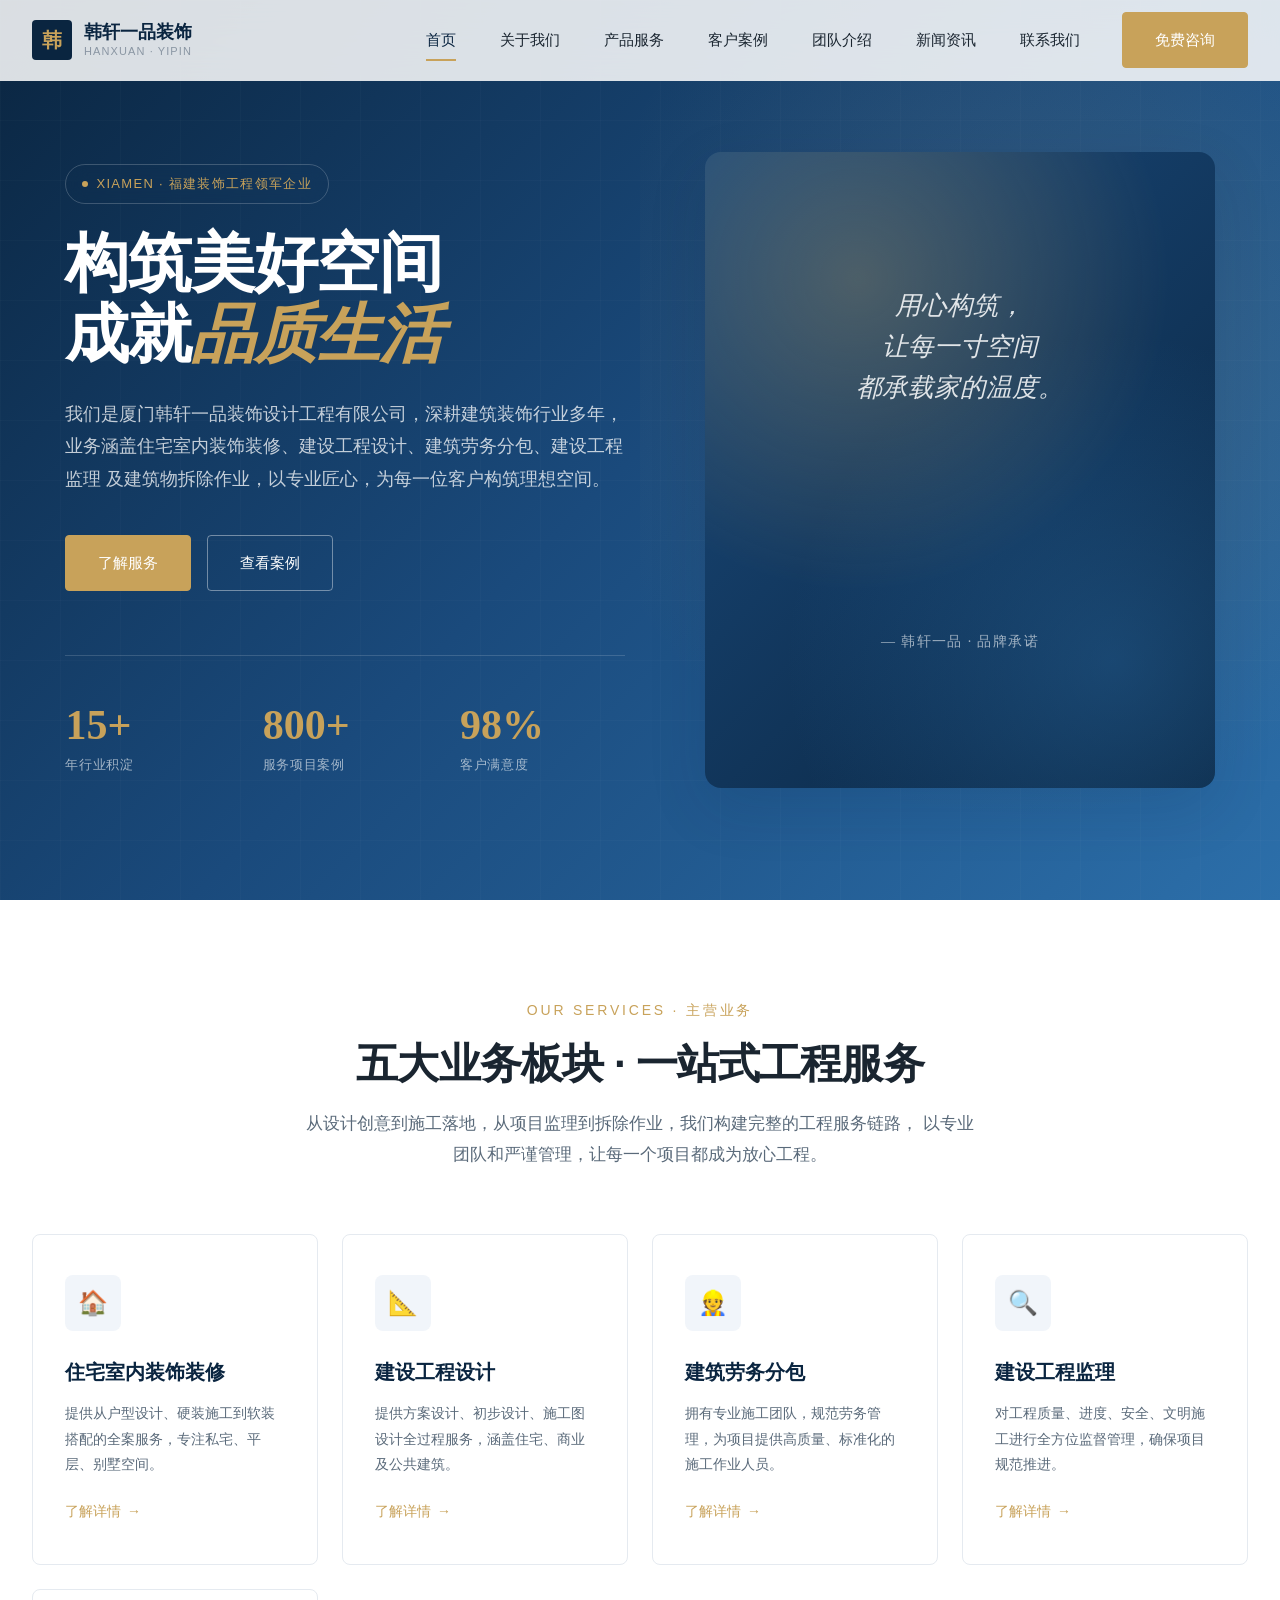
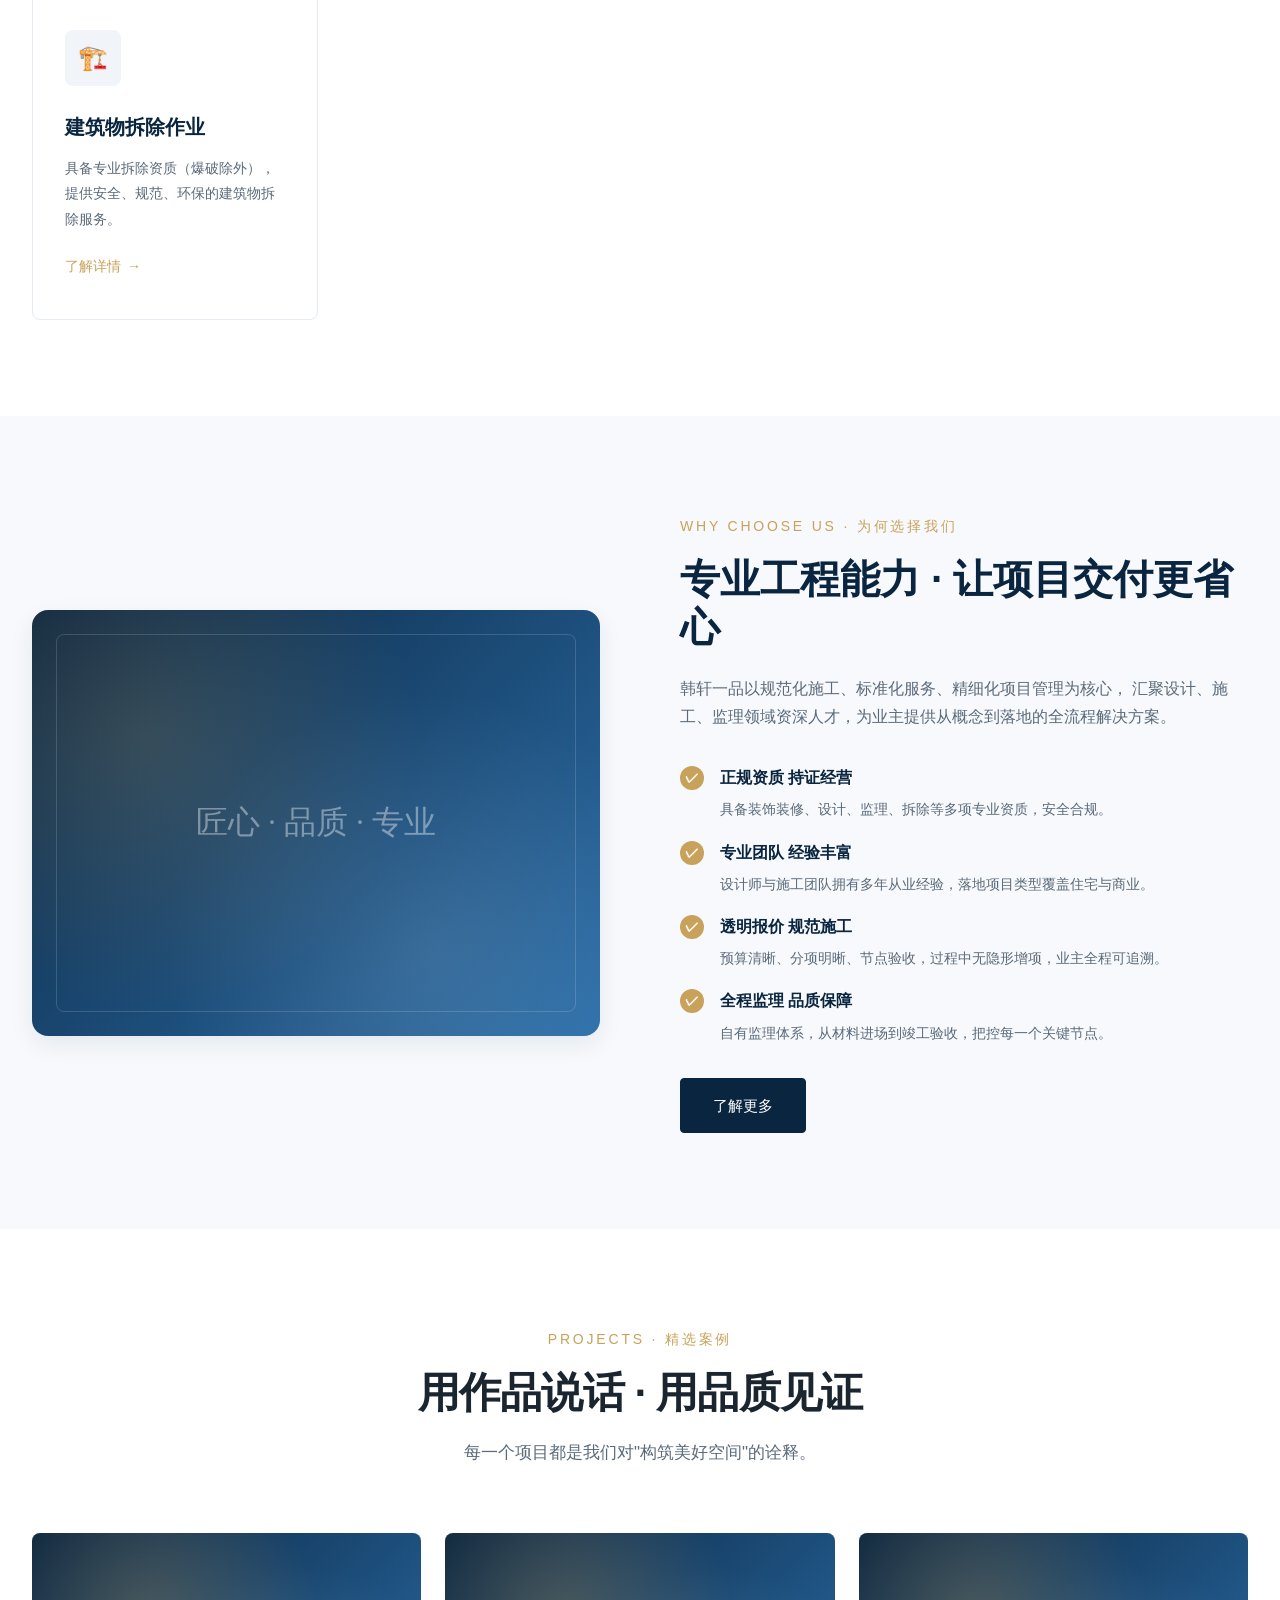
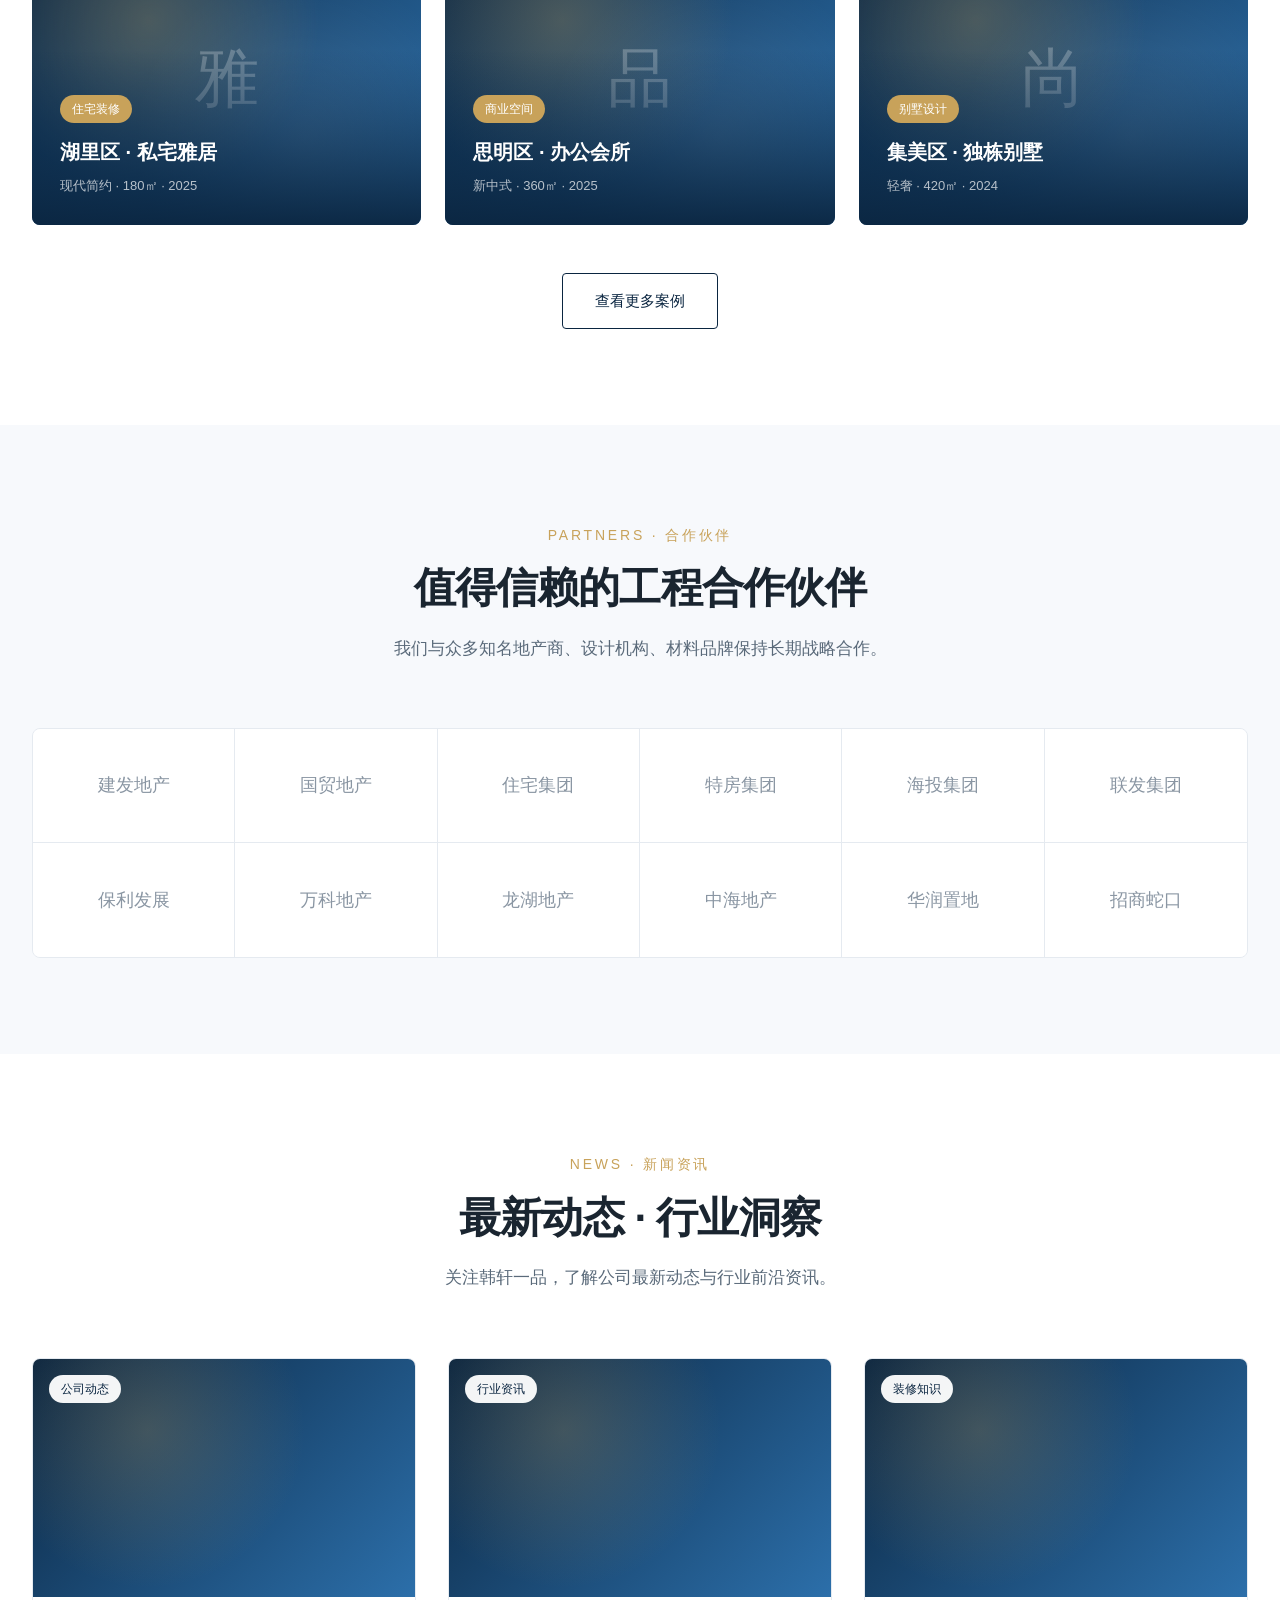
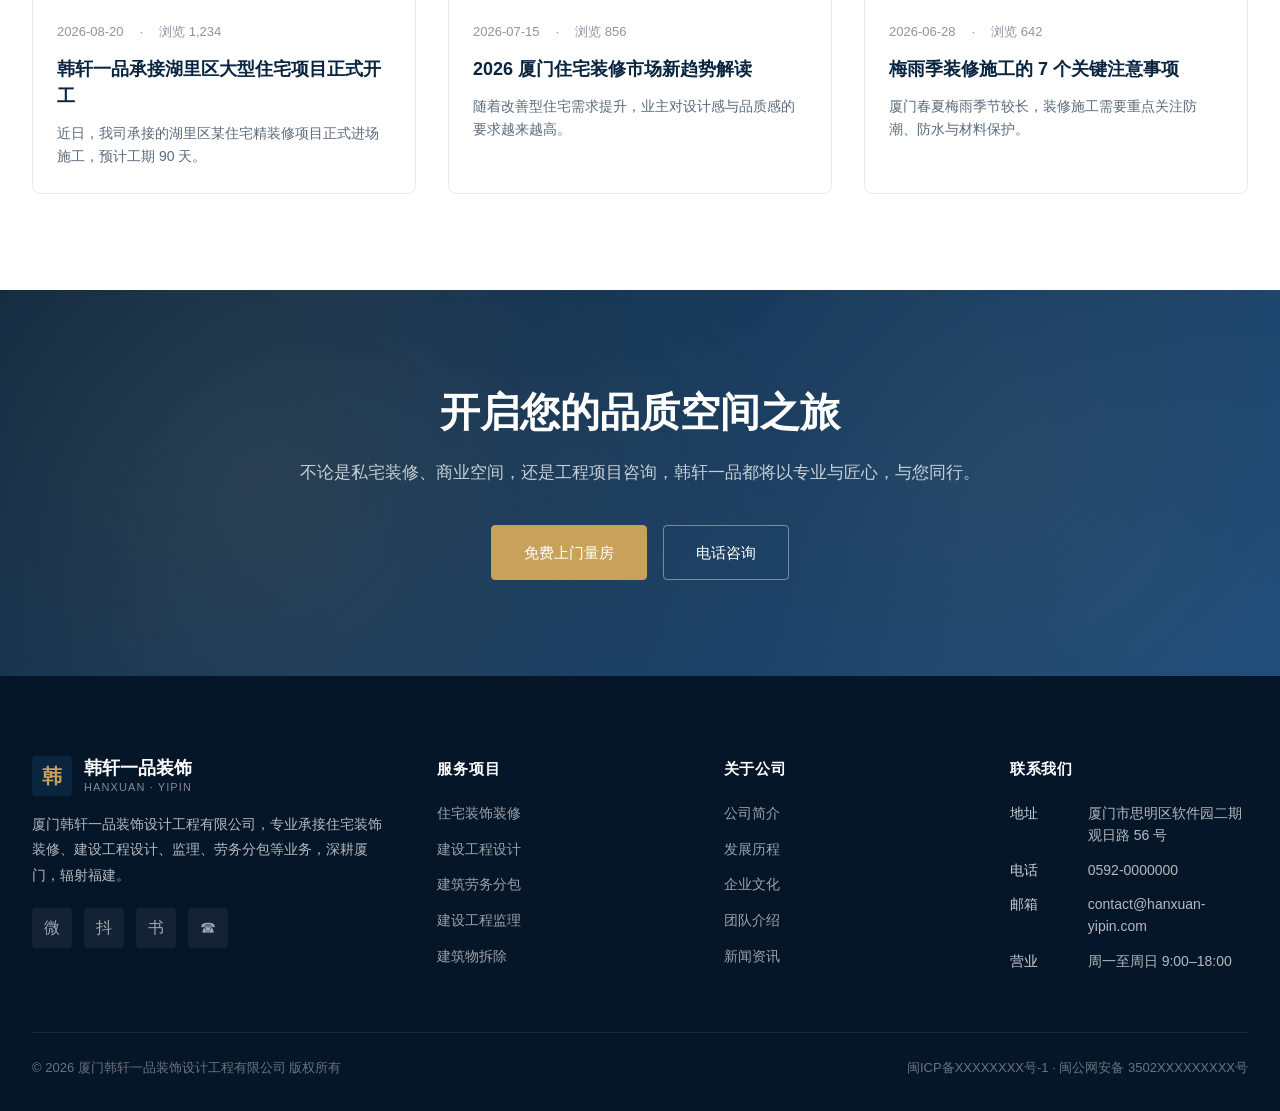
<file: index.html>
<!DOCTYPE html>
<html lang="zh-CN">
<head>
    <meta charset="UTF-8" />
    <meta name="viewport" content="width=device-width, initial-scale=1.0" />
    <title>厦门韩轩一品装饰设计工程有限公司 - 住宅装饰装修 · 建设工程设计专家</title>
    <meta name="description" content="厦门韩轩一品装饰设计工程有限公司，专注住宅室内装饰装修、建设工程设计、建筑劳务分包、建设工程监理及建筑物拆除作业。深耕厦门，辐射福建，为您提供一站式工程服务解决方案。" />
    <meta name="keywords" content="厦门装饰公司,住宅装修,建设工程设计,建筑劳务,工程监理,韩轩一品,厦门装修" />
    <link rel="stylesheet" href="css/style.css" />
    <link rel="icon" href="data:image/svg+xml,%3Csvg xmlns='http://www.w3.org/2000/svg' viewBox='0 0 100 100'%3E%3Crect width='100' height='100' rx='20' fill='%230a2540'/%3E%3Ctext x='50' y='62' font-size='42' text-anchor='middle' fill='%23c8a25a' font-family='serif' font-weight='800'%3E韩%3C/text%3E%3C/svg%3E" />
</head>
<body>

<!-- ============ 导航 ============ -->
<header class="nav">
    <div class="nav-inner">
        <a href="index.html" class="nav-logo">
            <span class="nav-logo-mark">韩</span>
            <span class="nav-logo-text">
                韩轩一品装饰
                <small>HANXUAN · YIPIN</small>
            </span>
        </a>
        <nav class="nav-menu" id="navMenu">
            <a href="index.html" class="nav-link active">首页</a>
            <a href="about.html" class="nav-link">关于我们</a>
            <a href="services.html" class="nav-link">产品服务</a>
            <a href="cases.html" class="nav-link">客户案例</a>
            <a href="team.html" class="nav-link">团队介绍</a>
            <a href="news.html" class="nav-link">新闻资讯</a>
            <a href="contact.html" class="nav-link">联系我们</a>
            <a href="contact.html" class="btn btn-accent nav-cta">免费咨询</a>
        </nav>
        <button class="nav-toggle" id="navToggle" aria-label="菜单"><span></span></button>
    </div>
</header>

<!-- ============ Hero ============ -->
<section class="hero">
    <div class="container hero-inner">
        <div class="hero-content">
            <span class="hero-eyebrow">XIAMEN · 福建装饰工程领军企业</span>
            <h1>构筑美好空间<br/>成就<span class="accent">品质生活</span></h1>
            <p class="hero-desc">
                我们是厦门韩轩一品装饰设计工程有限公司，深耕建筑装饰行业多年，
                业务涵盖住宅室内装饰装修、建设工程设计、建筑劳务分包、建设工程监理
                及建筑物拆除作业，以专业匠心，为每一位客户构筑理想空间。
            </p>
            <div class="hero-actions">
                <a href="services.html" class="btn btn-primary">了解服务</a>
                <a href="cases.html" class="btn btn-outline-light">查看案例</a>
            </div>
            <div class="hero-stats">
                <div>
                    <div class="hero-stat-num"><span data-count="15" data-suffix="+">0</span></div>
                    <div class="hero-stat-label">年行业积淀</div>
                </div>
                <div>
                    <div class="hero-stat-num"><span data-count="800" data-suffix="+">0</span></div>
                    <div class="hero-stat-label">服务项目案例</div>
                </div>
                <div>
                    <div class="hero-stat-num"><span data-count="98" data-suffix="%">0</span></div>
                    <div class="hero-stat-label">客户满意度</div>
                </div>
            </div>
        </div>
        <div class="hero-visual">
            <div class="hero-visual-content">
                <p class="quote">用心构筑，<br/>让每一寸空间<br/>都承载家的温度。</p>
                <div class="quote-author">— 韩轩一品 · 品牌承诺</div>
            </div>
        </div>
    </div>
</section>

<!-- ============ 服务概览 ============ -->
<section class="section">
    <div class="container">
        <div class="section-header fade-up">
            <span class="section-eyebrow">OUR SERVICES · 主营业务</span>
            <h2 class="section-title">五大业务板块 · 一站式工程服务</h2>
            <p class="section-desc">
                从设计创意到施工落地，从项目监理到拆除作业，我们构建完整的工程服务链路，
                以专业团队和严谨管理，让每一个项目都成为放心工程。
            </p>
        </div>
        <div class="services-grid fade-up">
            <div class="service-card">
                <div class="service-icon">🏠</div>
                <h3>住宅室内装饰装修</h3>
                <p>提供从户型设计、硬装施工到软装搭配的全案服务，专注私宅、平层、别墅空间。</p>
                <a href="services.html" class="more">了解详情</a>
            </div>
            <div class="service-card">
                <div class="service-icon">📐</div>
                <h3>建设工程设计</h3>
                <p>提供方案设计、初步设计、施工图设计全过程服务，涵盖住宅、商业及公共建筑。</p>
                <a href="services.html" class="more">了解详情</a>
            </div>
            <div class="service-card">
                <div class="service-icon">👷</div>
                <h3>建筑劳务分包</h3>
                <p>拥有专业施工团队，规范劳务管理，为项目提供高质量、标准化的施工作业人员。</p>
                <a href="services.html" class="more">了解详情</a>
            </div>
            <div class="service-card">
                <div class="service-icon">🔍</div>
                <h3>建设工程监理</h3>
                <p>对工程质量、进度、安全、文明施工进行全方位监督管理，确保项目规范推进。</p>
                <a href="services.html" class="more">了解详情</a>
            </div>
            <div class="service-card">
                <div class="service-icon">🏗️</div>
                <h3>建筑物拆除作业</h3>
                <p>具备专业拆除资质（爆破除外），提供安全、规范、环保的建筑物拆除服务。</p>
                <a href="services.html" class="more">了解详情</a>
            </div>
        </div>
    </div>
</section>

<!-- ============ 价值主张 ============ -->
<section class="section section-soft">
    <div class="container">
        <div class="feature-section fade-up">
            <div class="feature-image">
                <div class="feature-image-pattern">匠心 · 品质 · 专业</div>
            </div>
            <div class="feature-content">
                <span class="section-eyebrow">WHY CHOOSE US · 为何选择我们</span>
                <h2>专业工程能力 · 让项目交付更省心</h2>
                <p>
                    韩轩一品以规范化施工、标准化服务、精细化项目管理为核心，
                    汇聚设计、施工、监理领域资深人才，为业主提供从概念到落地的全流程解决方案。
                </p>
                <div class="feature-list">
                    <div class="feature-item">
                        <span class="feature-item-icon">✓</span>
                        <div class="feature-item-text">
                            <strong>正规资质 持证经营</strong>
                            <span>具备装饰装修、设计、监理、拆除等多项专业资质，安全合规。</span>
                        </div>
                    </div>
                    <div class="feature-item">
                        <span class="feature-item-icon">✓</span>
                        <div class="feature-item-text">
                            <strong>专业团队 经验丰富</strong>
                            <span>设计师与施工团队拥有多年从业经验，落地项目类型覆盖住宅与商业。</span>
                        </div>
                    </div>
                    <div class="feature-item">
                        <span class="feature-item-icon">✓</span>
                        <div class="feature-item-text">
                            <strong>透明报价 规范施工</strong>
                            <span>预算清晰、分项明晰、节点验收，过程中无隐形增项，业主全程可追溯。</span>
                        </div>
                    </div>
                    <div class="feature-item">
                        <span class="feature-item-icon">✓</span>
                        <div class="feature-item-text">
                            <strong>全程监理 品质保障</strong>
                            <span>自有监理体系，从材料进场到竣工验收，把控每一个关键节点。</span>
                        </div>
                    </div>
                </div>
                <a href="about.html" class="btn btn-primary">了解更多</a>
            </div>
        </div>
    </div>
</section>

<!-- ============ 案例展示 ============ -->
<section class="section">
    <div class="container">
        <div class="section-header fade-up">
            <span class="section-eyebrow">PROJECTS · 精选案例</span>
            <h2 class="section-title">用作品说话 · 用品质见证</h2>
            <p class="section-desc">每一个项目都是我们对"构筑美好空间"的诠释。</p>
        </div>
        <div class="cases-grid fade-up">
            <div class="case-card">
                <div class="case-card-image"><div class="case-card-image-pattern">雅</div></div>
                <div class="case-card-overlay">
                    <span class="case-card-tag">住宅装修</span>
                    <h3 class="case-card-title">湖里区 · 私宅雅居</h3>
                    <div class="case-card-meta">现代简约 · 180㎡ · 2025</div>
                </div>
            </div>
            <div class="case-card">
                <div class="case-card-image"><div class="case-card-image-pattern">品</div></div>
                <div class="case-card-overlay">
                    <span class="case-card-tag">商业空间</span>
                    <h3 class="case-card-title">思明区 · 办公会所</h3>
                    <div class="case-card-meta">新中式 · 360㎡ · 2025</div>
                </div>
            </div>
            <div class="case-card">
                <div class="case-card-image"><div class="case-card-image-pattern">尚</div></div>
                <div class="case-card-overlay">
                    <span class="case-card-tag">别墅设计</span>
                    <h3 class="case-card-title">集美区 · 独栋别墅</h3>
                    <div class="case-card-meta">轻奢 · 420㎡ · 2024</div>
                </div>
            </div>
        </div>
        <div class="text-center mt-48 fade-up">
            <a href="cases.html" class="btn btn-outline">查看更多案例</a>
        </div>
    </div>
</section>

<!-- ============ 合作伙伴 ============ -->
<section class="section section-soft">
    <div class="container">
        <div class="section-header fade-up">
            <span class="section-eyebrow">PARTNERS · 合作伙伴</span>
            <h2 class="section-title">值得信赖的工程合作伙伴</h2>
            <p class="section-desc">我们与众多知名地产商、设计机构、材料品牌保持长期战略合作。</p>
        </div>
        <div class="logo-wall fade-up">
            <div class="logo-item">建发地产</div>
            <div class="logo-item">国贸地产</div>
            <div class="logo-item">住宅集团</div>
            <div class="logo-item">特房集团</div>
            <div class="logo-item">海投集团</div>
            <div class="logo-item">联发集团</div>
            <div class="logo-item">保利发展</div>
            <div class="logo-item">万科地产</div>
            <div class="logo-item">龙湖地产</div>
            <div class="logo-item">中海地产</div>
            <div class="logo-item">华润置地</div>
            <div class="logo-item">招商蛇口</div>
        </div>
    </div>
</section>

<!-- ============ 新闻动态 ============ -->
<section class="section">
    <div class="container">
        <div class="section-header fade-up">
            <span class="section-eyebrow">NEWS · 新闻资讯</span>
            <h2 class="section-title">最新动态 · 行业洞察</h2>
            <p class="section-desc">关注韩轩一品，了解公司最新动态与行业前沿资讯。</p>
        </div>
        <div class="news-grid fade-up">
            <article class="news-card">
                <div class="news-thumb">
                    <span class="news-thumb-tag">公司动态</span>
                </div>
                <div class="news-body">
                    <div class="news-meta">
                        <span>2026-08-20</span>
                        <span>·</span>
                        <span>浏览 1,234</span>
                    </div>
                    <h3 class="news-title">韩轩一品承接湖里区大型住宅项目正式开工</h3>
                    <p class="news-excerpt">近日，我司承接的湖里区某住宅精装修项目正式进场施工，预计工期 90 天。</p>
                </div>
            </article>
            <article class="news-card">
                <div class="news-thumb">
                    <span class="news-thumb-tag">行业资讯</span>
                </div>
                <div class="news-body">
                    <div class="news-meta">
                        <span>2026-07-15</span>
                        <span>·</span>
                        <span>浏览 856</span>
                    </div>
                    <h3 class="news-title">2026 厦门住宅装修市场新趋势解读</h3>
                    <p class="news-excerpt">随着改善型住宅需求提升，业主对设计感与品质感的要求越来越高。</p>
                </div>
            </article>
            <article class="news-card">
                <div class="news-thumb">
                    <span class="news-thumb-tag">装修知识</span>
                </div>
                <div class="news-body">
                    <div class="news-meta">
                        <span>2026-06-28</span>
                        <span>·</span>
                        <span>浏览 642</span>
                    </div>
                    <h3 class="news-title">梅雨季装修施工的 7 个关键注意事项</h3>
                    <p class="news-excerpt">厦门春夏梅雨季节较长，装修施工需要重点关注防潮、防水与材料保护。</p>
                </div>
            </article>
        </div>
    </div>
</section>

<!-- ============ CTA ============ -->
<section class="section cta-section">
    <div class="container">
        <div class="cta-inner fade-up">
            <h2>开启您的品质空间之旅</h2>
            <p>不论是私宅装修、商业空间，还是工程项目咨询，韩轩一品都将以专业与匠心，与您同行。</p>
            <div class="cta-actions">
                <a href="contact.html" class="btn btn-accent">免费上门量房</a>
                <a href="tel:0592-0000000" class="btn btn-outline-light">电话咨询</a>
            </div>
        </div>
    </div>
</section>

<!-- ============ 页脚 ============ -->
<footer class="footer">
    <div class="container">
        <div class="footer-grid">
            <div class="footer-brand">
                <a href="index.html" class="nav-logo">
                    <span class="nav-logo-mark">韩</span>
                    <span class="nav-logo-text" style="color:#fff">韩轩一品装饰<small style="color:rgba(255,255,255,.5)">HANXUAN · YIPIN</small></span>
                </a>
                <p>厦门韩轩一品装饰设计工程有限公司，专业承接住宅装饰装修、建设工程设计、监理、劳务分包等业务，深耕厦门，辐射福建。</p>
                <div class="footer-social">
                    <a href="#" aria-label="微信">微</a>
                    <a href="#" aria-label="抖音">抖</a>
                    <a href="#" aria-label="小红书">书</a>
                    <a href="#" aria-label="电话">☎</a>
                </div>
            </div>
            <div>
                <h5>服务项目</h5>
                <div class="footer-links">
                    <a href="services.html#residential">住宅装饰装修</a>
                    <a href="services.html#design">建设工程设计</a>
                    <a href="services.html#labor">建筑劳务分包</a>
                    <a href="services.html#supervision">建设工程监理</a>
                    <a href="services.html#demolition">建筑物拆除</a>
                </div>
            </div>
            <div>
                <h5>关于公司</h5>
                <div class="footer-links">
                    <a href="about.html">公司简介</a>
                    <a href="about.html#timeline">发展历程</a>
                    <a href="about.html#culture">企业文化</a>
                    <a href="team.html">团队介绍</a>
                    <a href="news.html">新闻资讯</a>
                </div>
            </div>
            <div>
                <h5>联系我们</h5>
                <div class="footer-contact-item"><strong>地址</strong><span>厦门市思明区软件园二期观日路 56 号</span></div>
                <div class="footer-contact-item"><strong>电话</strong><span>0592-0000000</span></div>
                <div class="footer-contact-item"><strong>邮箱</strong><span>contact@hanxuan-yipin.com</span></div>
                <div class="footer-contact-item"><strong>营业</strong><span>周一至周日 9:00–18:00</span></div>
            </div>
        </div>
        <div class="footer-bottom">
            <span>© 2026 厦门韩轩一品装饰设计工程有限公司 版权所有</span>
            <span>闽ICP备XXXXXXXX号-1 · 闽公网安备 3502XXXXXXXXX号</span>
        </div>
    </div>
</footer>

<script src="js/main.js"></script>
</body>
</html>
</file>
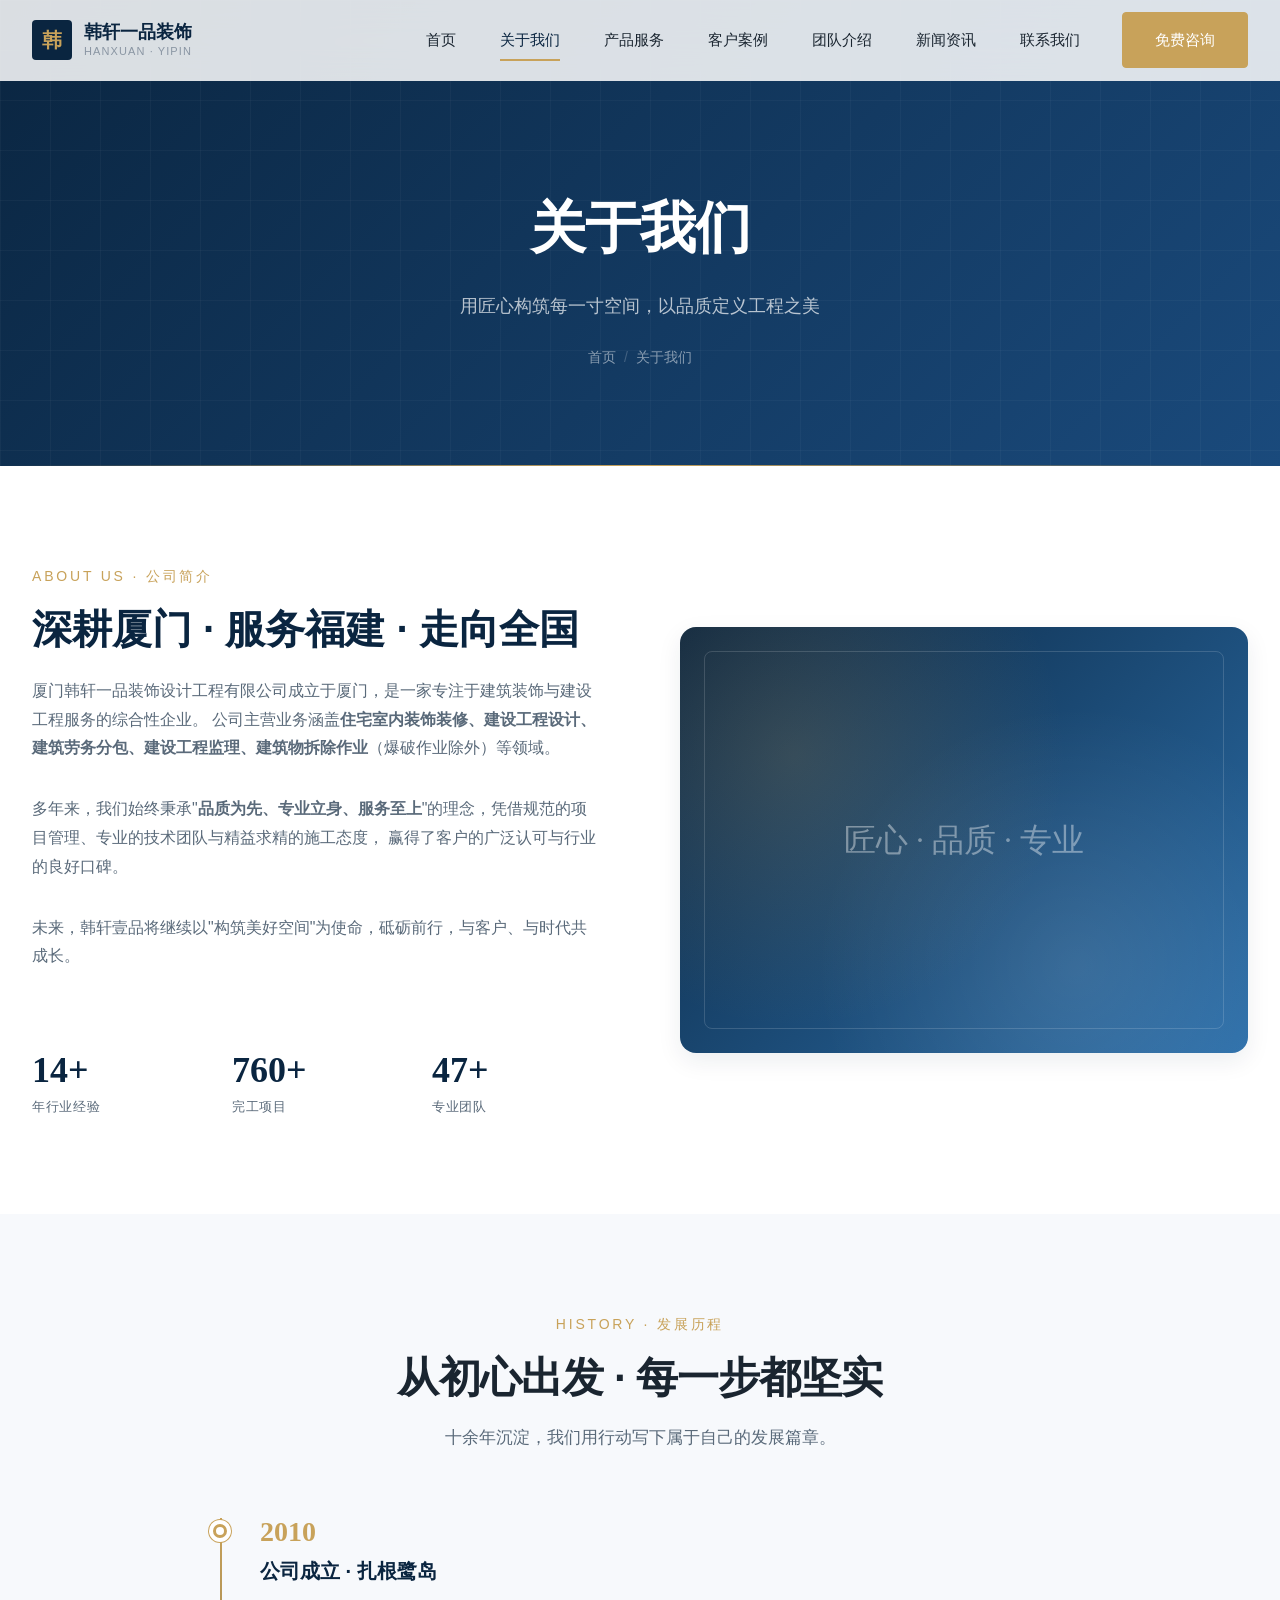
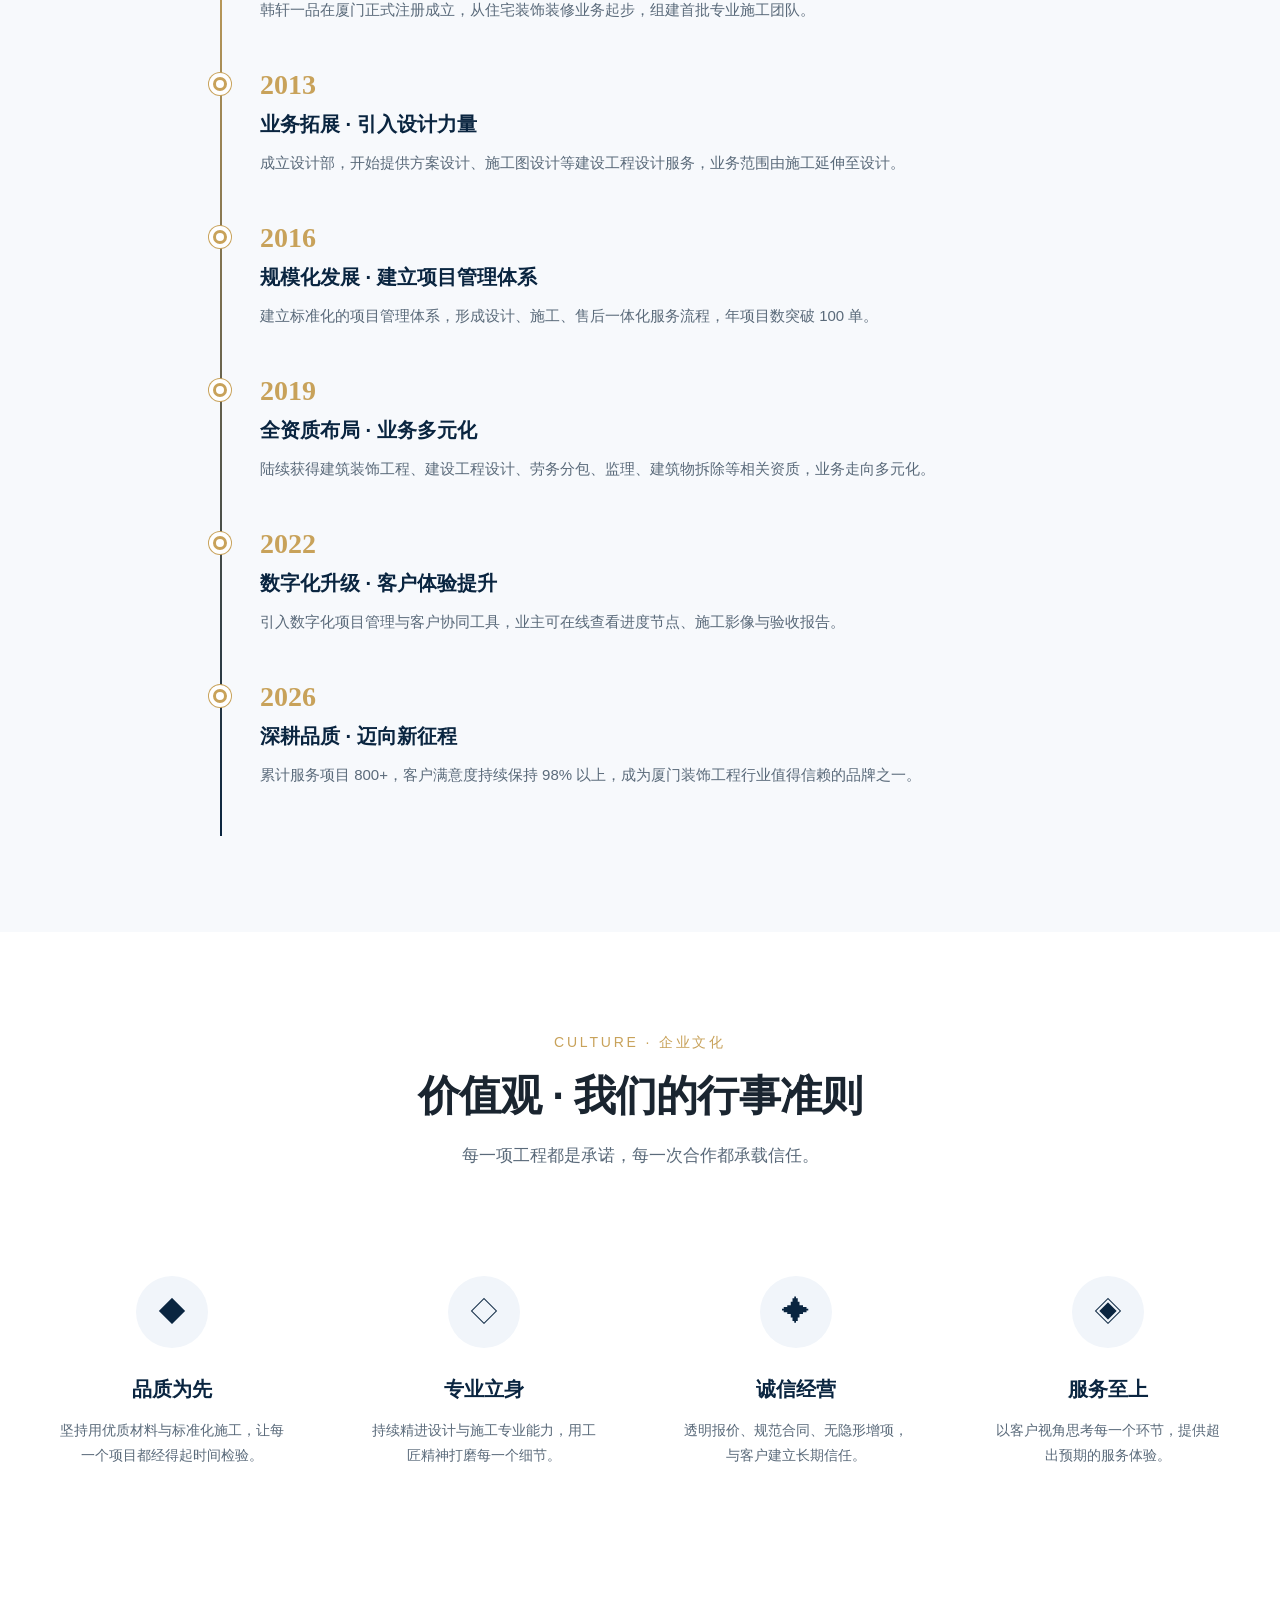
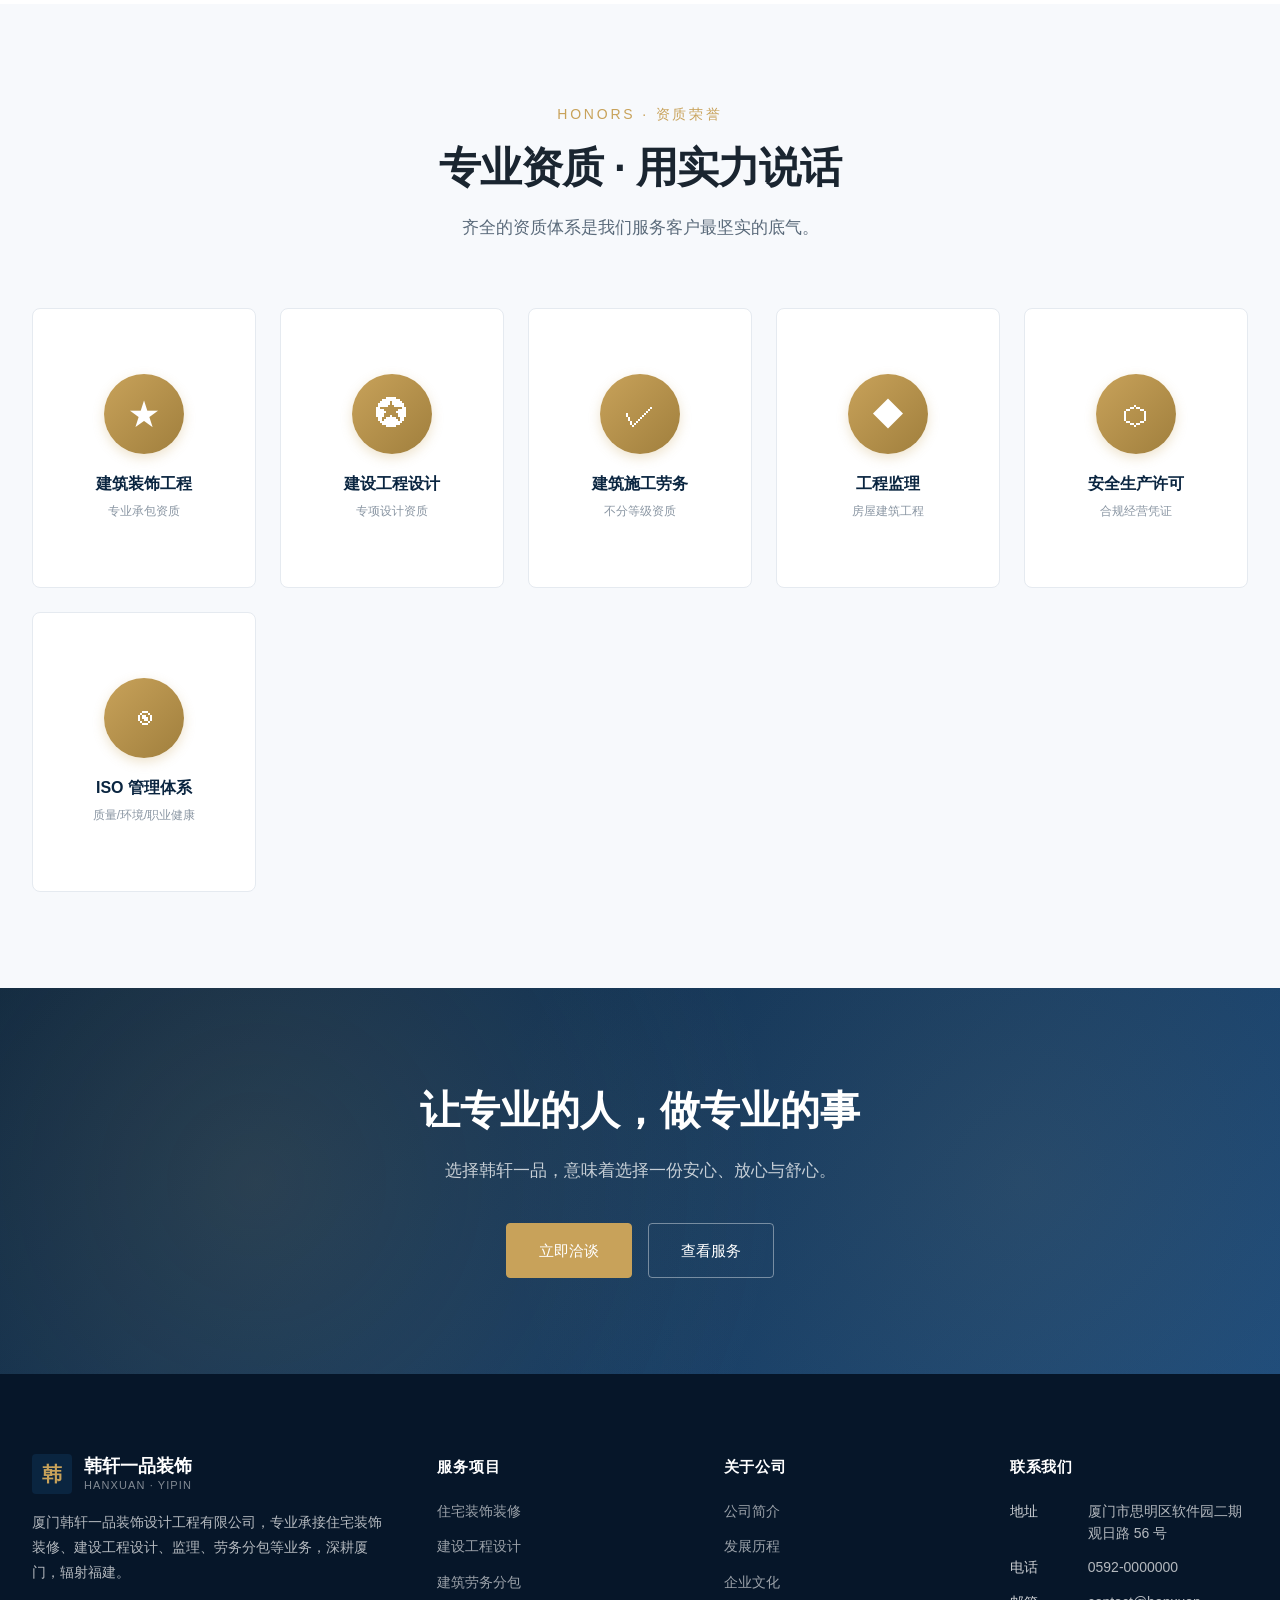
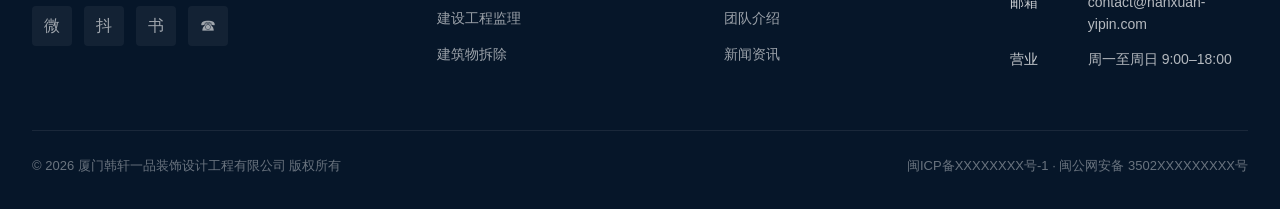
<file: about.html>
<!DOCTYPE html>
<html lang="zh-CN">
<head>
    <meta charset="UTF-8" />
    <meta name="viewport" content="width=device-width, initial-scale=1.0" />
    <title>关于我们 - 厦门韩轩一品装饰设计工程有限公司</title>
    <meta name="description" content="了解厦门韩轩一品装饰设计工程有限公司的发展历程、企业文化、资质荣誉与团队实力。" />
    <link rel="stylesheet" href="css/style.css" />
    <link rel="icon" href="data:image/svg+xml,%3Csvg xmlns='http://www.w3.org/2000/svg' viewBox='0 0 100 100'%3E%3Crect width='100' height='100' rx='20' fill='%230a2540'/%3E%3Ctext x='50' y='62' font-size='42' text-anchor='middle' fill='%23c8a25a' font-family='serif' font-weight='800'%3E韩%3C/text%3E%3C/svg%3E" />
</head>
<body>

<!-- ============ 导航 ============ -->
<header class="nav">
    <div class="nav-inner">
        <a href="index.html" class="nav-logo">
            <span class="nav-logo-mark">韩</span>
            <span class="nav-logo-text">韩轩一品装饰<small>HANXUAN · YIPIN</small></span>
        </a>
        <nav class="nav-menu" id="navMenu">
            <a href="index.html" class="nav-link">首页</a>
            <a href="about.html" class="nav-link active">关于我们</a>
            <a href="services.html" class="nav-link">产品服务</a>
            <a href="cases.html" class="nav-link">客户案例</a>
            <a href="team.html" class="nav-link">团队介绍</a>
            <a href="news.html" class="nav-link">新闻资讯</a>
            <a href="contact.html" class="nav-link">联系我们</a>
            <a href="contact.html" class="btn btn-accent nav-cta">免费咨询</a>
        </nav>
        <button class="nav-toggle" id="navToggle" aria-label="菜单"><span></span></button>
    </div>
</header>

<!-- ============ Banner ============ -->
<section class="page-banner">
    <div class="container page-banner-inner">
        <h1>关于我们</h1>
        <p class="page-banner-sub">用匠心构筑每一寸空间，以品质定义工程之美</p>
        <div class="breadcrumb">
            <a href="index.html">首页</a>
            <span class="breadcrumb-sep">/</span>
            <span>关于我们</span>
        </div>
    </div>
</section>

<!-- ============ 公司简介 ============ -->
<section class="section">
    <div class="container">
        <div class="feature-section fade-up">
            <div class="feature-content">
                <span class="section-eyebrow">ABOUT US · 公司简介</span>
                <h2>深耕厦门 · 服务福建 · 走向全国</h2>
                <p>
                    厦门韩轩一品装饰设计工程有限公司成立于厦门，是一家专注于建筑装饰与建设工程服务的综合性企业。
                    公司主营业务涵盖<strong>住宅室内装饰装修、建设工程设计、建筑劳务分包、建设工程监理、建筑物拆除作业</strong>（爆破作业除外）等领域。
                </p>
                <p>
                    多年来，我们始终秉承"<strong>品质为先、专业立身、服务至上</strong>"的理念，凭借规范的项目管理、专业的技术团队与精益求精的施工态度，
                    赢得了客户的广泛认可与行业的良好口碑。
                </p>
                <p>
                    未来，韩轩壹品将继续以"构筑美好空间"为使命，砥砺前行，与客户、与时代共成长。
                </p>
                <div class="hero-stats" style="margin-top: 32px;">
                    <div>
                        <div class="hero-stat-num" style="color:var(--color-primary);font-size:36px"><span data-count="15" data-suffix="+">0</span></div>
                        <div class="hero-stat-label" style="color:var(--color-text-light)">年行业经验</div>
                    </div>
                    <div>
                        <div class="hero-stat-num" style="color:var(--color-primary);font-size:36px"><span data-count="800" data-suffix="+">0</span></div>
                        <div class="hero-stat-label" style="color:var(--color-text-light)">完工项目</div>
                    </div>
                    <div>
                        <div class="hero-stat-num" style="color:var(--color-primary);font-size:36px"><span data-count="50" data-suffix="+">0</span></div>
                        <div class="hero-stat-label" style="color:var(--color-text-light)">专业团队</div>
                    </div>
                </div>
            </div>
            <div class="feature-image">
                <div class="feature-image-pattern">匠心 · 品质 · 专业</div>
            </div>
        </div>
    </div>
</section>

<!-- ============ 发展历程 ============ -->
<section class="section section-soft" id="timeline">
    <div class="container">
        <div class="section-header fade-up">
            <span class="section-eyebrow">HISTORY · 发展历程</span>
            <h2 class="section-title">从初心出发 · 每一步都坚实</h2>
            <p class="section-desc">十余年沉淀，我们用行动写下属于自己的发展篇章。</p>
        </div>
        <div class="timeline fade-up">
            <div class="timeline-item">
                <div class="timeline-year">2010</div>
                <div class="timeline-title">公司成立 · 扎根鹭岛</div>
                <div class="timeline-desc">韩轩一品在厦门正式注册成立，从住宅装饰装修业务起步，组建首批专业施工团队。</div>
            </div>
            <div class="timeline-item">
                <div class="timeline-year">2013</div>
                <div class="timeline-title">业务拓展 · 引入设计力量</div>
                <div class="timeline-desc">成立设计部，开始提供方案设计、施工图设计等建设工程设计服务，业务范围由施工延伸至设计。</div>
            </div>
            <div class="timeline-item">
                <div class="timeline-year">2016</div>
                <div class="timeline-title">规模化发展 · 建立项目管理体系</div>
                <div class="timeline-desc">建立标准化的项目管理体系，形成设计、施工、售后一体化服务流程，年项目数突破 100 单。</div>
            </div>
            <div class="timeline-item">
                <div class="timeline-year">2019</div>
                <div class="timeline-title">全资质布局 · 业务多元化</div>
                <div class="timeline-desc">陆续获得建筑装饰工程、建设工程设计、劳务分包、监理、建筑物拆除等相关资质，业务走向多元化。</div>
            </div>
            <div class="timeline-item">
                <div class="timeline-year">2022</div>
                <div class="timeline-title">数字化升级 · 客户体验提升</div>
                <div class="timeline-desc">引入数字化项目管理与客户协同工具，业主可在线查看进度节点、施工影像与验收报告。</div>
            </div>
            <div class="timeline-item">
                <div class="timeline-year">2026</div>
                <div class="timeline-title">深耕品质 · 迈向新征程</div>
                <div class="timeline-desc">累计服务项目 800+，客户满意度持续保持 98% 以上，成为厦门装饰工程行业值得信赖的品牌之一。</div>
            </div>
        </div>
    </div>
</section>

<!-- ============ 企业文化 ============ -->
<section class="section" id="culture">
    <div class="container">
        <div class="section-header fade-up">
            <span class="section-eyebrow">CULTURE · 企业文化</span>
            <h2 class="section-title">价值观 · 我们的行事准则</h2>
            <p class="section-desc">每一项工程都是承诺，每一次合作都承载信任。</p>
        </div>
        <div class="values-grid fade-up">
            <div class="value-card">
                <div class="value-icon">◆</div>
                <h4>品质为先</h4>
                <p>坚持用优质材料与标准化施工，让每一个项目都经得起时间检验。</p>
            </div>
            <div class="value-card">
                <div class="value-icon">◇</div>
                <h4>专业立身</h4>
                <p>持续精进设计与施工专业能力，用工匠精神打磨每一个细节。</p>
            </div>
            <div class="value-card">
                <div class="value-icon">✦</div>
                <h4>诚信经营</h4>
                <p>透明报价、规范合同、无隐形增项，与客户建立长期信任。</p>
            </div>
            <div class="value-card">
                <div class="value-icon">◈</div>
                <h4>服务至上</h4>
                <p>以客户视角思考每一个环节，提供超出预期的服务体验。</p>
            </div>
        </div>
    </div>
</section>

<!-- ============ 资质荣誉 ============ -->
<section class="section section-soft">
    <div class="container">
        <div class="section-header fade-up">
            <span class="section-eyebrow">HONORS · 资质荣誉</span>
            <h2 class="section-title">专业资质 · 用实力说话</h2>
            <p class="section-desc">齐全的资质体系是我们服务客户最坚实的底气。</p>
        </div>
        <div class="honors-grid fade-up">
            <div class="honor-card">
                <div class="honor-medal">★</div>
                <h5>建筑装饰工程</h5>
                <small>专业承包资质</small>
            </div>
            <div class="honor-card">
                <div class="honor-medal">✪</div>
                <h5>建设工程设计</h5>
                <small>专项设计资质</small>
            </div>
            <div class="honor-card">
                <div class="honor-medal">✓</div>
                <h5>建筑施工劳务</h5>
                <small>不分等级资质</small>
            </div>
            <div class="honor-card">
                <div class="honor-medal">◆</div>
                <h5>工程监理</h5>
                <small>房屋建筑工程</small>
            </div>
            <div class="honor-card">
                <div class="honor-medal">⬡</div>
                <h5>安全生产许可</h5>
                <small>合规经营凭证</small>
            </div>
            <div class="honor-card">
                <div class="honor-medal">◉</div>
                <h5>ISO 管理体系</h5>
                <small>质量/环境/职业健康</small>
            </div>
        </div>
    </div>
</section>

<!-- ============ CTA ============ -->
<section class="section cta-section">
    <div class="container">
        <div class="cta-inner fade-up">
            <h2>让专业的人，做专业的事</h2>
            <p>选择韩轩一品，意味着选择一份安心、放心与舒心。</p>
            <div class="cta-actions">
                <a href="contact.html" class="btn btn-accent">立即洽谈</a>
                <a href="services.html" class="btn btn-outline-light">查看服务</a>
            </div>
        </div>
    </div>
</section>

<!-- ============ 页脚 ============ -->
<footer class="footer">
    <div class="container">
        <div class="footer-grid">
            <div class="footer-brand">
                <a href="index.html" class="nav-logo">
                    <span class="nav-logo-mark">韩</span>
                    <span class="nav-logo-text" style="color:#fff">韩轩一品装饰<small style="color:rgba(255,255,255,.5)">HANXUAN · YIPIN</small></span>
                </a>
                <p>厦门韩轩一品装饰设计工程有限公司，专业承接住宅装饰装修、建设工程设计、监理、劳务分包等业务，深耕厦门，辐射福建。</p>
                <div class="footer-social">
                    <a href="#" aria-label="微信">微</a>
                    <a href="#" aria-label="抖音">抖</a>
                    <a href="#" aria-label="小红书">书</a>
                    <a href="#" aria-label="电话">☎</a>
                </div>
            </div>
            <div>
                <h5>服务项目</h5>
                <div class="footer-links">
                    <a href="services.html#residential">住宅装饰装修</a>
                    <a href="services.html#design">建设工程设计</a>
                    <a href="services.html#labor">建筑劳务分包</a>
                    <a href="services.html#supervision">建设工程监理</a>
                    <a href="services.html#demolition">建筑物拆除</a>
                </div>
            </div>
            <div>
                <h5>关于公司</h5>
                <div class="footer-links">
                    <a href="about.html">公司简介</a>
                    <a href="about.html#timeline">发展历程</a>
                    <a href="about.html#culture">企业文化</a>
                    <a href="team.html">团队介绍</a>
                    <a href="news.html">新闻资讯</a>
                </div>
            </div>
            <div>
                <h5>联系我们</h5>
                <div class="footer-contact-item"><strong>地址</strong><span>厦门市思明区软件园二期观日路 56 号</span></div>
                <div class="footer-contact-item"><strong>电话</strong><span>0592-0000000</span></div>
                <div class="footer-contact-item"><strong>邮箱</strong><span>contact@hanxuan-yipin.com</span></div>
                <div class="footer-contact-item"><strong>营业</strong><span>周一至周日 9:00–18:00</span></div>
            </div>
        </div>
        <div class="footer-bottom">
            <span>© 2026 厦门韩轩一品装饰设计工程有限公司 版权所有</span>
            <span>闽ICP备XXXXXXXX号-1 · 闽公网安备 3502XXXXXXXXX号</span>
        </div>
    </div>
</footer>

<script src="js/main.js"></script>
</body>
</html>
</file>
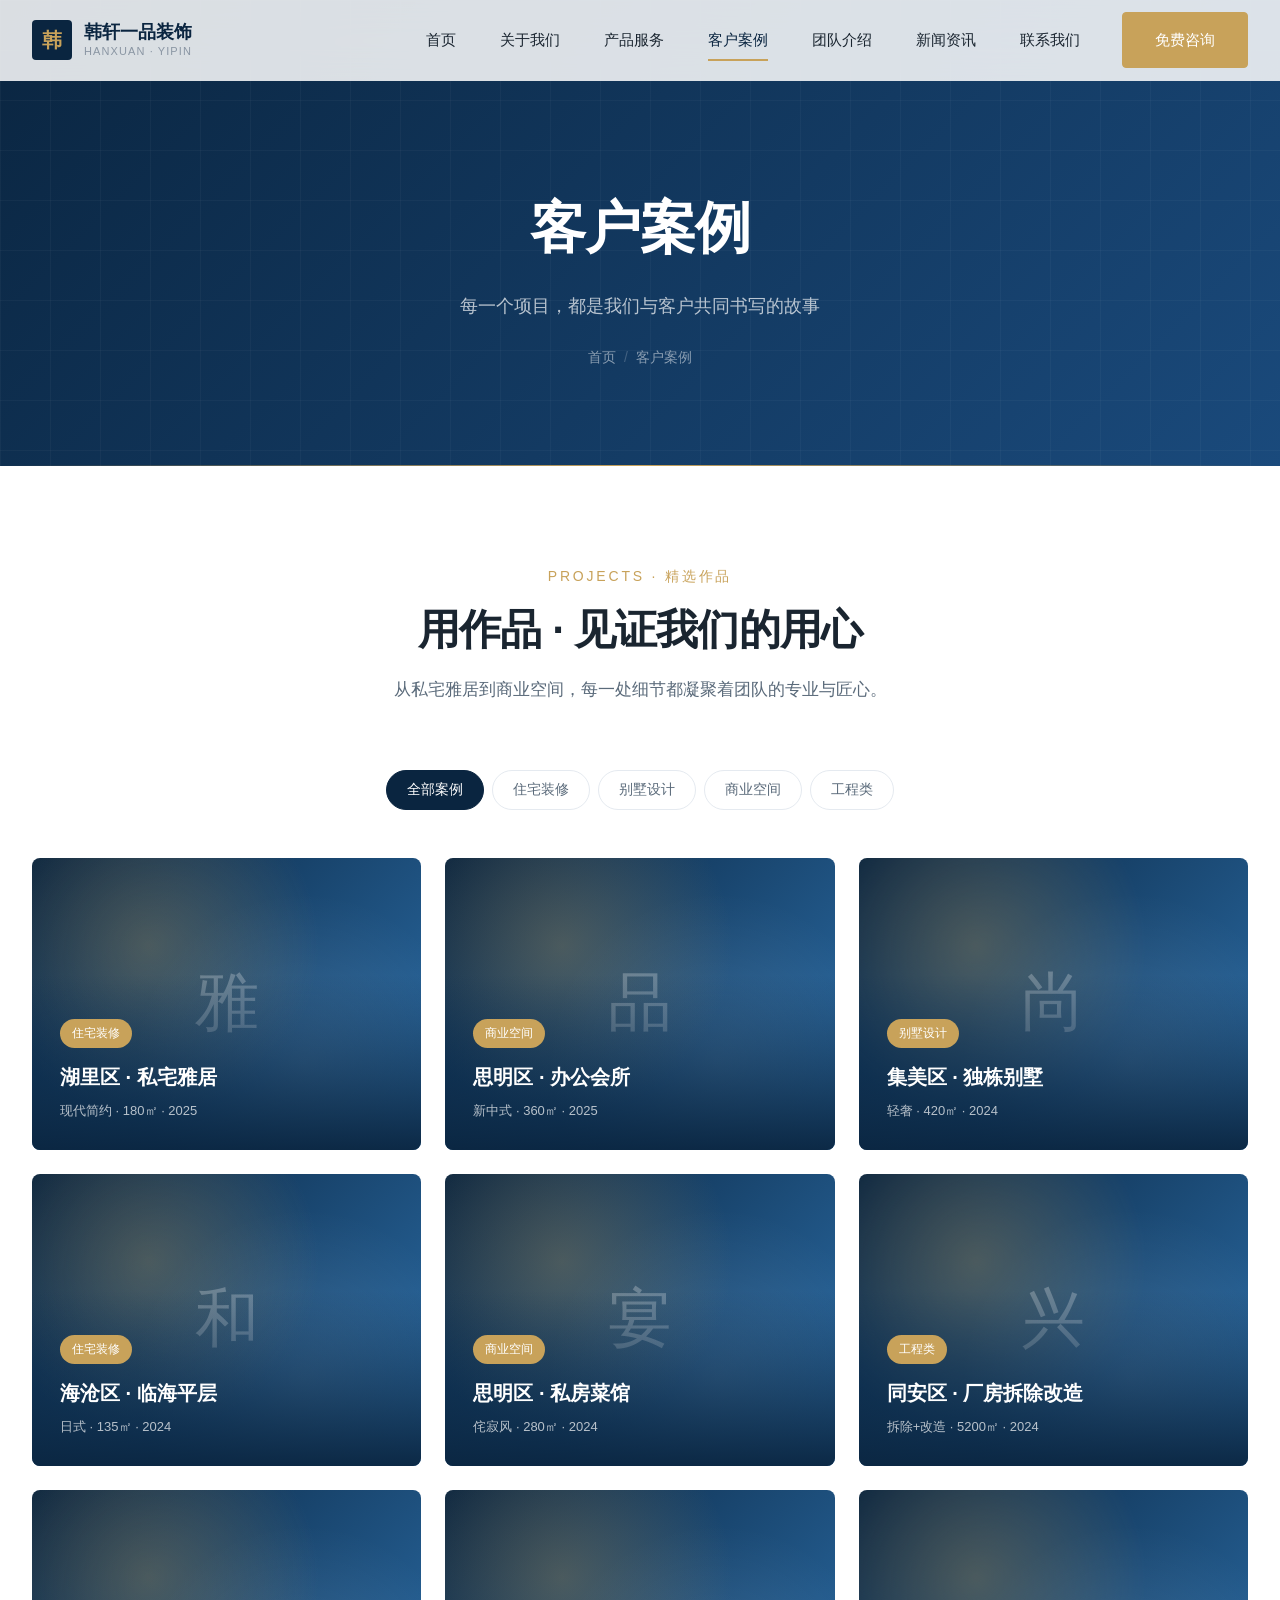
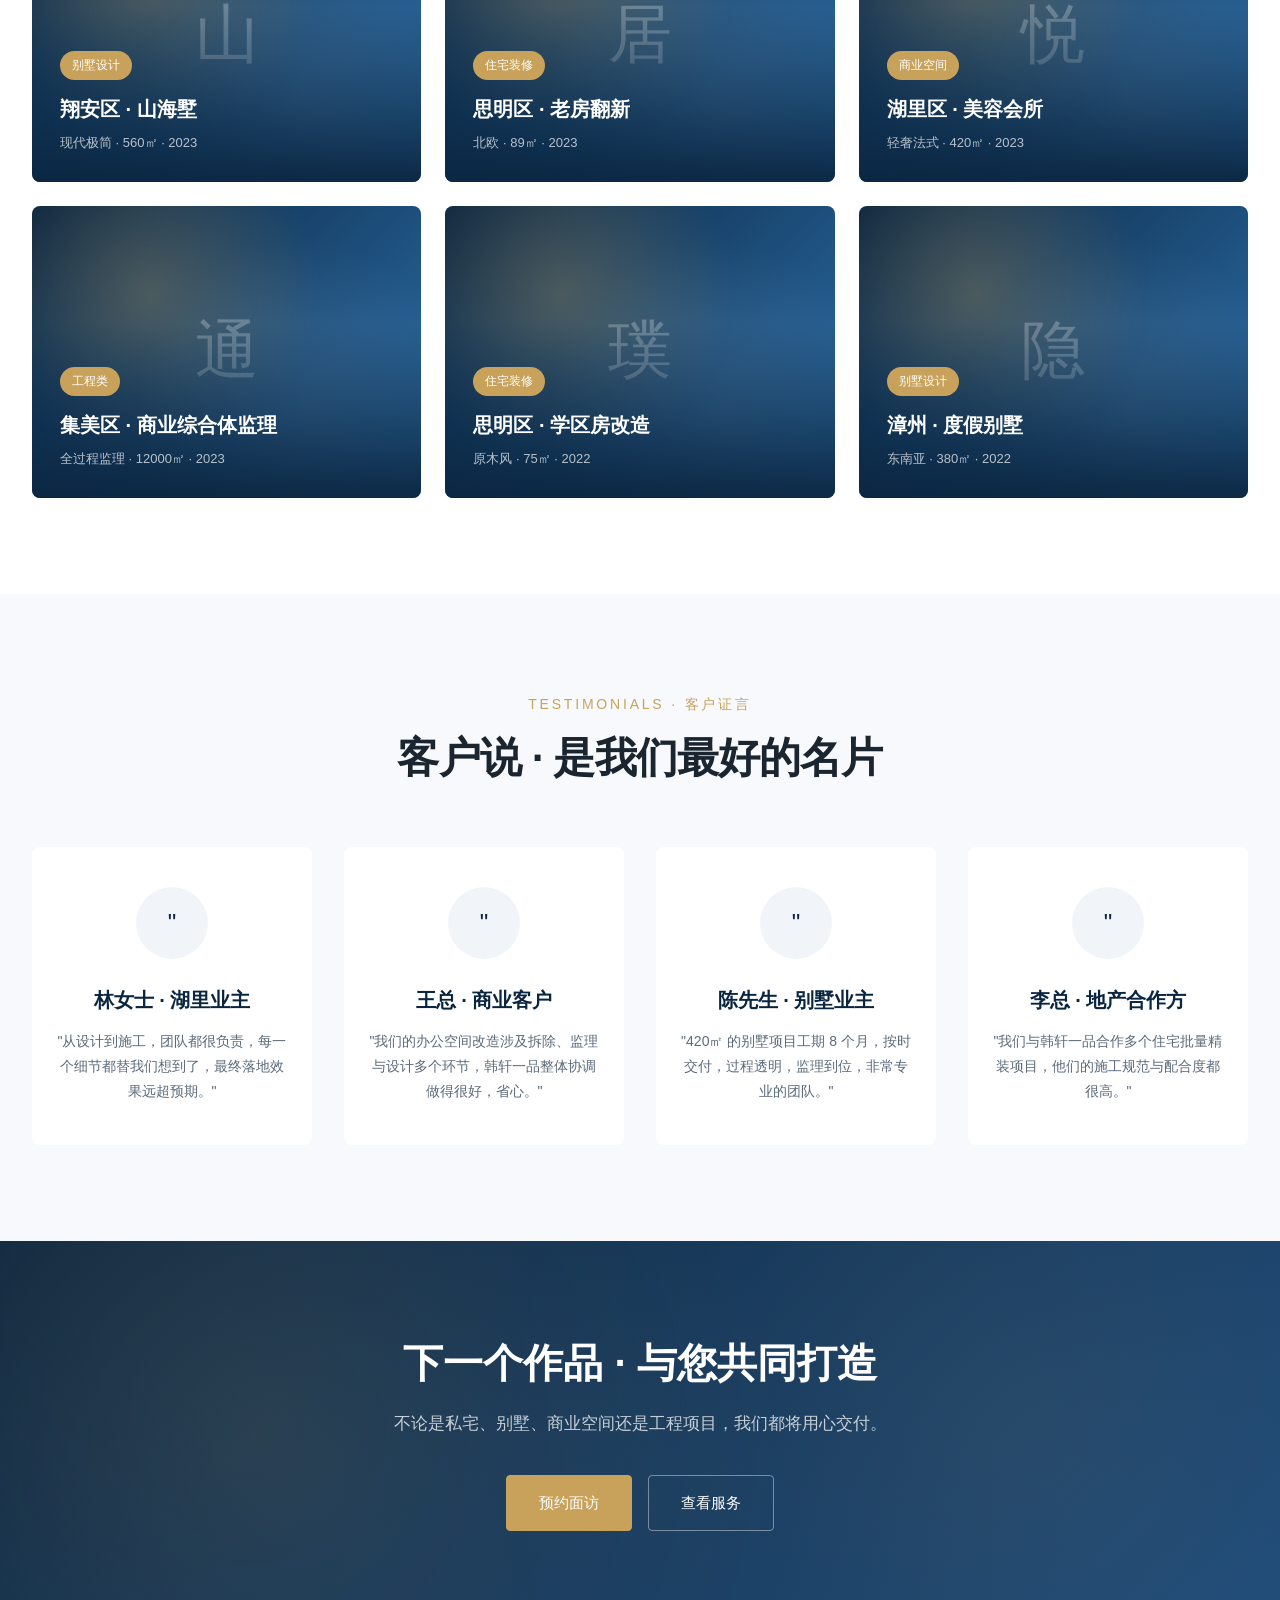
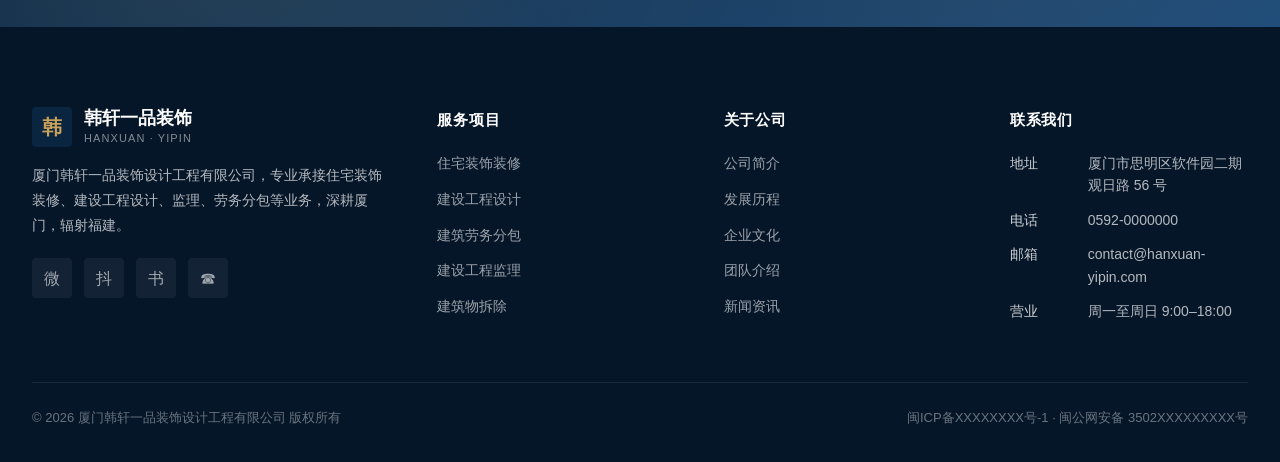
<file: cases.html>
<!DOCTYPE html>
<html lang="zh-CN">
<head>
    <meta charset="UTF-8" />
    <meta name="viewport" content="width=device-width, initial-scale=1.0" />
    <title>客户案例 - 厦门韩轩一品装饰设计工程有限公司</title>
    <meta name="description" content="韩轩一品精选客户案例，覆盖住宅装修、别墅设计、商业空间与工程类项目。" />
    <link rel="stylesheet" href="css/style.css" />
    <link rel="icon" href="data:image/svg+xml,%3Csvg xmlns='http://www.w3.org/2000/svg' viewBox='0 0 100 100'%3E%3Crect width='100' height='100' rx='20' fill='%230a2540'/%3E%3Ctext x='50' y='62' font-size='42' text-anchor='middle' fill='%23c8a25a' font-family='serif' font-weight='800'%3E韩%3C/text%3E%3C/svg%3E" />
</head>
<body>

<!-- ============ 导航 ============ -->
<header class="nav">
    <div class="nav-inner">
        <a href="index.html" class="nav-logo">
            <span class="nav-logo-mark">韩</span>
            <span class="nav-logo-text">韩轩一品装饰<small>HANXUAN · YIPIN</small></span>
        </a>
        <nav class="nav-menu" id="navMenu">
            <a href="index.html" class="nav-link">首页</a>
            <a href="about.html" class="nav-link">关于我们</a>
            <a href="services.html" class="nav-link">产品服务</a>
            <a href="cases.html" class="nav-link active">客户案例</a>
            <a href="team.html" class="nav-link">团队介绍</a>
            <a href="news.html" class="nav-link">新闻资讯</a>
            <a href="contact.html" class="nav-link">联系我们</a>
            <a href="contact.html" class="btn btn-accent nav-cta">免费咨询</a>
        </nav>
        <button class="nav-toggle" id="navToggle" aria-label="菜单"><span></span></button>
    </div>
</header>

<!-- ============ Banner ============ -->
<section class="page-banner">
    <div class="container page-banner-inner">
        <h1>客户案例</h1>
        <p class="page-banner-sub">每一个项目，都是我们与客户共同书写的故事</p>
        <div class="breadcrumb">
            <a href="index.html">首页</a>
            <span class="breadcrumb-sep">/</span>
            <span>客户案例</span>
        </div>
    </div>
</section>

<!-- ============ 案例网格 ============ -->
<section class="section">
    <div class="container">
        <div class="section-header fade-up">
            <span class="section-eyebrow">PROJECTS · 精选作品</span>
            <h2 class="section-title">用作品 · 见证我们的用心</h2>
            <p class="section-desc">从私宅雅居到商业空间，每一处细节都凝聚着团队的专业与匠心。</p>
        </div>

        <div class="cases-filter fade-up">
            <button class="filter-btn active" data-filter="all">全部案例</button>
            <button class="filter-btn" data-filter="residential">住宅装修</button>
            <button class="filter-btn" data-filter="villa">别墅设计</button>
            <button class="filter-btn" data-filter="commercial">商业空间</button>
            <button class="filter-btn" data-filter="engineering">工程类</button>
        </div>

        <div class="cases-grid fade-up">
            <div class="case-card fade-up" data-category="residential">
                <div class="case-card-image"><div class="case-card-image-pattern">雅</div></div>
                <div class="case-card-overlay">
                    <span class="case-card-tag">住宅装修</span>
                    <h3 class="case-card-title">湖里区 · 私宅雅居</h3>
                    <div class="case-card-meta">现代简约 · 180㎡ · 2025</div>
                </div>
            </div>
            <div class="case-card fade-up" data-category="commercial">
                <div class="case-card-image"><div class="case-card-image-pattern">品</div></div>
                <div class="case-card-overlay">
                    <span class="case-card-tag">商业空间</span>
                    <h3 class="case-card-title">思明区 · 办公会所</h3>
                    <div class="case-card-meta">新中式 · 360㎡ · 2025</div>
                </div>
            </div>
            <div class="case-card fade-up" data-category="villa">
                <div class="case-card-image"><div class="case-card-image-pattern">尚</div></div>
                <div class="case-card-overlay">
                    <span class="case-card-tag">别墅设计</span>
                    <h3 class="case-card-title">集美区 · 独栋别墅</h3>
                    <div class="case-card-meta">轻奢 · 420㎡ · 2024</div>
                </div>
            </div>
            <div class="case-card fade-up" data-category="residential">
                <div class="case-card-image"><div class="case-card-image-pattern">和</div></div>
                <div class="case-card-overlay">
                    <span class="case-card-tag">住宅装修</span>
                    <h3 class="case-card-title">海沧区 · 临海平层</h3>
                    <div class="case-card-meta">日式 · 135㎡ · 2024</div>
                </div>
            </div>
            <div class="case-card fade-up" data-category="commercial">
                <div class="case-card-image"><div class="case-card-image-pattern">宴</div></div>
                <div class="case-card-overlay">
                    <span class="case-card-tag">商业空间</span>
                    <h3 class="case-card-title">思明区 · 私房菜馆</h3>
                    <div class="case-card-meta">侘寂风 · 280㎡ · 2024</div>
                </div>
            </div>
            <div class="case-card fade-up" data-category="engineering">
                <div class="case-card-image"><div class="case-card-image-pattern">兴</div></div>
                <div class="case-card-overlay">
                    <span class="case-card-tag">工程类</span>
                    <h3 class="case-card-title">同安区 · 厂房拆除改造</h3>
                    <div class="case-card-meta">拆除+改造 · 5200㎡ · 2024</div>
                </div>
            </div>
            <div class="case-card fade-up" data-category="villa">
                <div class="case-card-image"><div class="case-card-image-pattern">山</div></div>
                <div class="case-card-overlay">
                    <span class="case-card-tag">别墅设计</span>
                    <h3 class="case-card-title">翔安区 · 山海墅</h3>
                    <div class="case-card-meta">现代极简 · 560㎡ · 2023</div>
                </div>
            </div>
            <div class="case-card fade-up" data-category="residential">
                <div class="case-card-image"><div class="case-card-image-pattern">居</div></div>
                <div class="case-card-overlay">
                    <span class="case-card-tag">住宅装修</span>
                    <h3 class="case-card-title">思明区 · 老房翻新</h3>
                    <div class="case-card-meta">北欧 · 89㎡ · 2023</div>
                </div>
            </div>
            <div class="case-card fade-up" data-category="commercial">
                <div class="case-card-image"><div class="case-card-image-pattern">悦</div></div>
                <div class="case-card-overlay">
                    <span class="case-card-tag">商业空间</span>
                    <h3 class="case-card-title">湖里区 · 美容会所</h3>
                    <div class="case-card-meta">轻奢法式 · 420㎡ · 2023</div>
                </div>
            </div>
            <div class="case-card fade-up" data-category="engineering">
                <div class="case-card-image"><div class="case-card-image-pattern">通</div></div>
                <div class="case-card-overlay">
                    <span class="case-card-tag">工程类</span>
                    <h3 class="case-card-title">集美区 · 商业综合体监理</h3>
                    <div class="case-card-meta">全过程监理 · 12000㎡ · 2023</div>
                </div>
            </div>
            <div class="case-card fade-up" data-category="residential">
                <div class="case-card-image"><div class="case-card-image-pattern">璞</div></div>
                <div class="case-card-overlay">
                    <span class="case-card-tag">住宅装修</span>
                    <h3 class="case-card-title">思明区 · 学区房改造</h3>
                    <div class="case-card-meta">原木风 · 75㎡ · 2022</div>
                </div>
            </div>
            <div class="case-card fade-up" data-category="villa">
                <div class="case-card-image"><div class="case-card-image-pattern">隐</div></div>
                <div class="case-card-overlay">
                    <span class="case-card-tag">别墅设计</span>
                    <h3 class="case-card-title">漳州 · 度假别墅</h3>
                    <div class="case-card-meta">东南亚 · 380㎡ · 2022</div>
                </div>
            </div>
        </div>
    </div>
</section>

<!-- ============ 客户证言 ============ -->
<section class="section section-soft">
    <div class="container">
        <div class="section-header fade-up">
            <span class="section-eyebrow">TESTIMONIALS · 客户证言</span>
            <h2 class="section-title">客户说 · 是我们最好的名片</h2>
        </div>
        <div class="values-grid fade-up">
            <div class="value-card">
                <div class="value-icon" style="font-size:24px">"</div>
                <h4>林女士 · 湖里业主</h4>
                <p>"从设计到施工，团队都很负责，每一个细节都替我们想到了，最终落地效果远超预期。"</p>
            </div>
            <div class="value-card">
                <div class="value-icon" style="font-size:24px">"</div>
                <h4>王总 · 商业客户</h4>
                <p>"我们的办公空间改造涉及拆除、监理与设计多个环节，韩轩一品整体协调做得很好，省心。"</p>
            </div>
            <div class="value-card">
                <div class="value-icon" style="font-size:24px">"</div>
                <h4>陈先生 · 别墅业主</h4>
                <p>"420㎡ 的别墅项目工期 8 个月，按时交付，过程透明，监理到位，非常专业的团队。"</p>
            </div>
            <div class="value-card">
                <div class="value-icon" style="font-size:24px">"</div>
                <h4>李总 · 地产合作方</h4>
                <p>"我们与韩轩一品合作多个住宅批量精装项目，他们的施工规范与配合度都很高。"</p>
            </div>
        </div>
    </div>
</section>

<!-- ============ CTA ============ -->
<section class="section cta-section">
    <div class="container">
        <div class="cta-inner fade-up">
            <h2>下一个作品 · 与您共同打造</h2>
            <p>不论是私宅、别墅、商业空间还是工程项目，我们都将用心交付。</p>
            <div class="cta-actions">
                <a href="contact.html" class="btn btn-accent">预约面访</a>
                <a href="services.html" class="btn btn-outline-light">查看服务</a>
            </div>
        </div>
    </div>
</section>

<!-- ============ 页脚 ============ -->
<footer class="footer">
    <div class="container">
        <div class="footer-grid">
            <div class="footer-brand">
                <a href="index.html" class="nav-logo">
                    <span class="nav-logo-mark">韩</span>
                    <span class="nav-logo-text" style="color:#fff">韩轩一品装饰<small style="color:rgba(255,255,255,.5)">HANXUAN · YIPIN</small></span>
                </a>
                <p>厦门韩轩一品装饰设计工程有限公司，专业承接住宅装饰装修、建设工程设计、监理、劳务分包等业务，深耕厦门，辐射福建。</p>
                <div class="footer-social">
                    <a href="#" aria-label="微信">微</a>
                    <a href="#" aria-label="抖音">抖</a>
                    <a href="#" aria-label="小红书">书</a>
                    <a href="#" aria-label="电话">☎</a>
                </div>
            </div>
            <div>
                <h5>服务项目</h5>
                <div class="footer-links">
                    <a href="services.html#residential">住宅装饰装修</a>
                    <a href="services.html#design">建设工程设计</a>
                    <a href="services.html#labor">建筑劳务分包</a>
                    <a href="services.html#supervision">建设工程监理</a>
                    <a href="services.html#demolition">建筑物拆除</a>
                </div>
            </div>
            <div>
                <h5>关于公司</h5>
                <div class="footer-links">
                    <a href="about.html">公司简介</a>
                    <a href="about.html#timeline">发展历程</a>
                    <a href="about.html#culture">企业文化</a>
                    <a href="team.html">团队介绍</a>
                    <a href="news.html">新闻资讯</a>
                </div>
            </div>
            <div>
                <h5>联系我们</h5>
                <div class="footer-contact-item"><strong>地址</strong><span>厦门市思明区软件园二期观日路 56 号</span></div>
                <div class="footer-contact-item"><strong>电话</strong><span>0592-0000000</span></div>
                <div class="footer-contact-item"><strong>邮箱</strong><span>contact@hanxuan-yipin.com</span></div>
                <div class="footer-contact-item"><strong>营业</strong><span>周一至周日 9:00–18:00</span></div>
            </div>
        </div>
        <div class="footer-bottom">
            <span>© 2026 厦门韩轩一品装饰设计工程有限公司 版权所有</span>
            <span>闽ICP备XXXXXXXX号-1 · 闽公网安备 3502XXXXXXXXX号</span>
        </div>
    </div>
</footer>

<script src="js/main.js"></script>
</body>
</html>
</file>
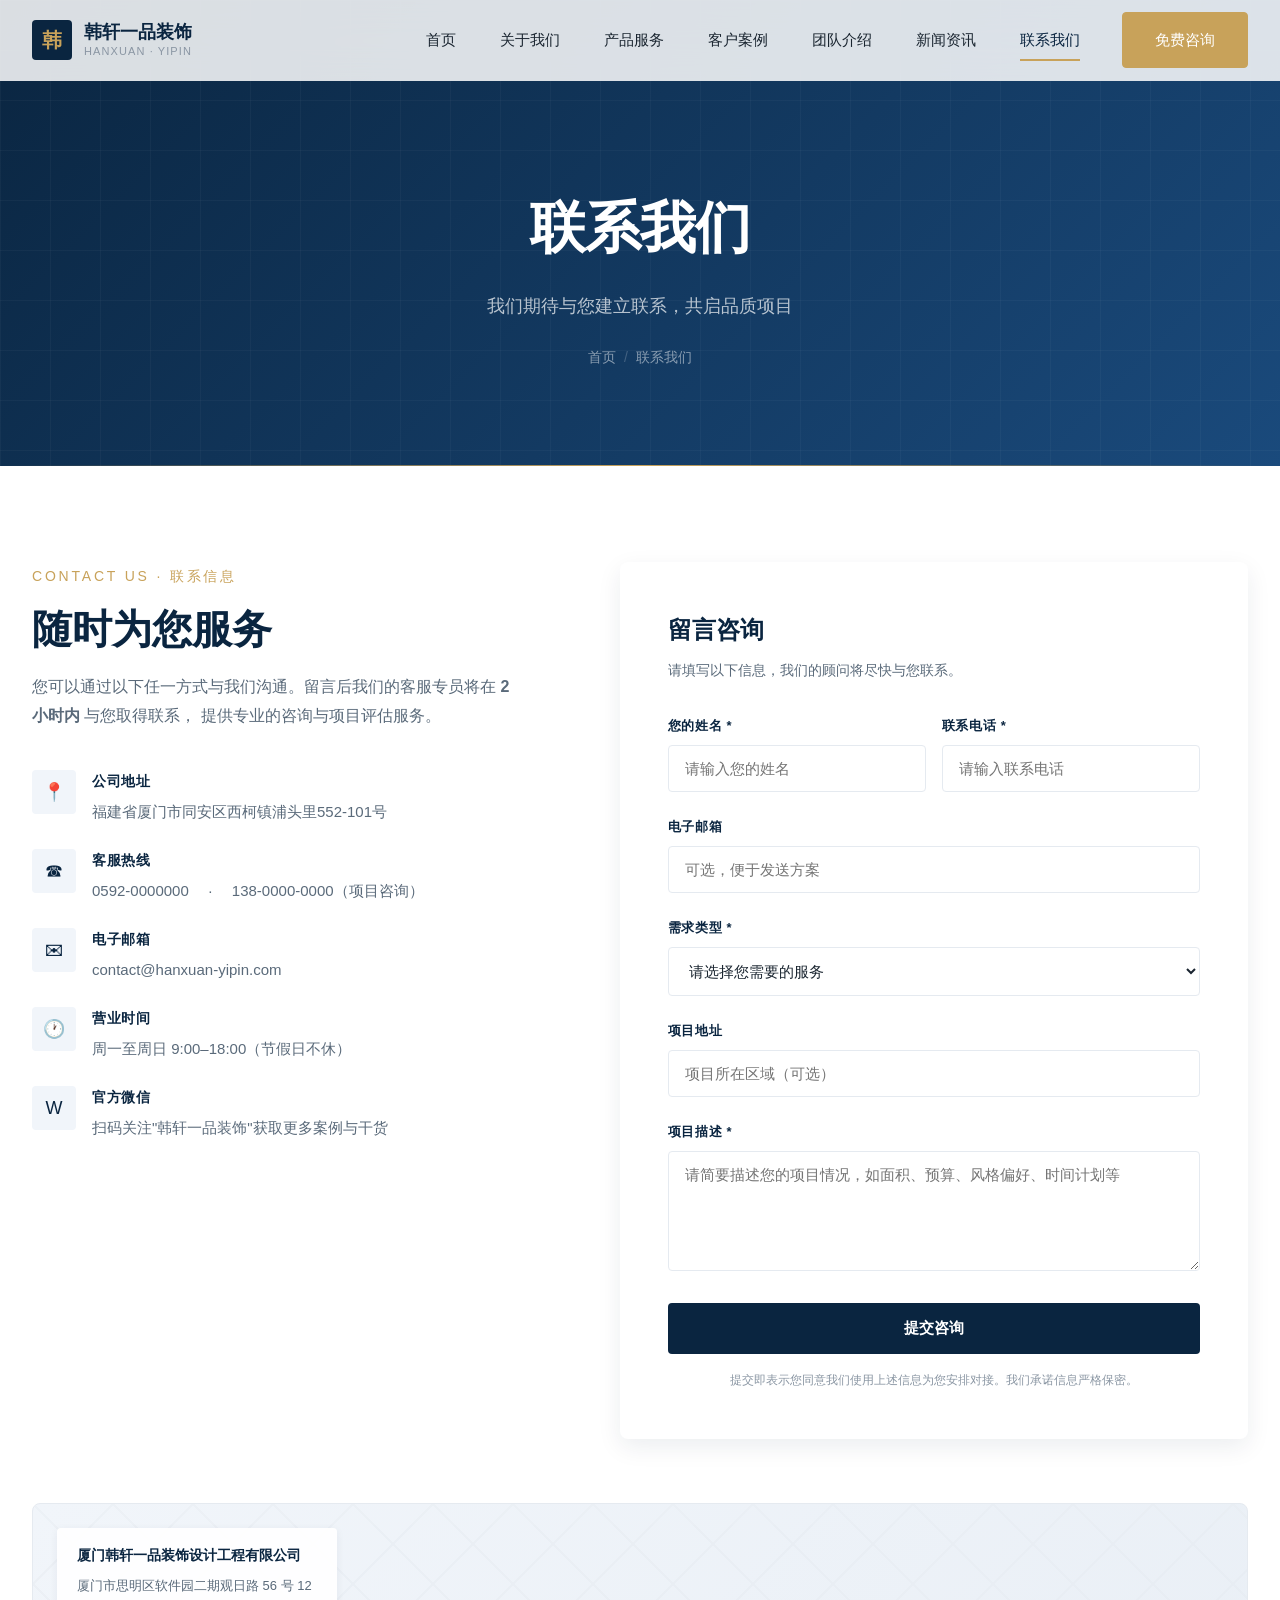
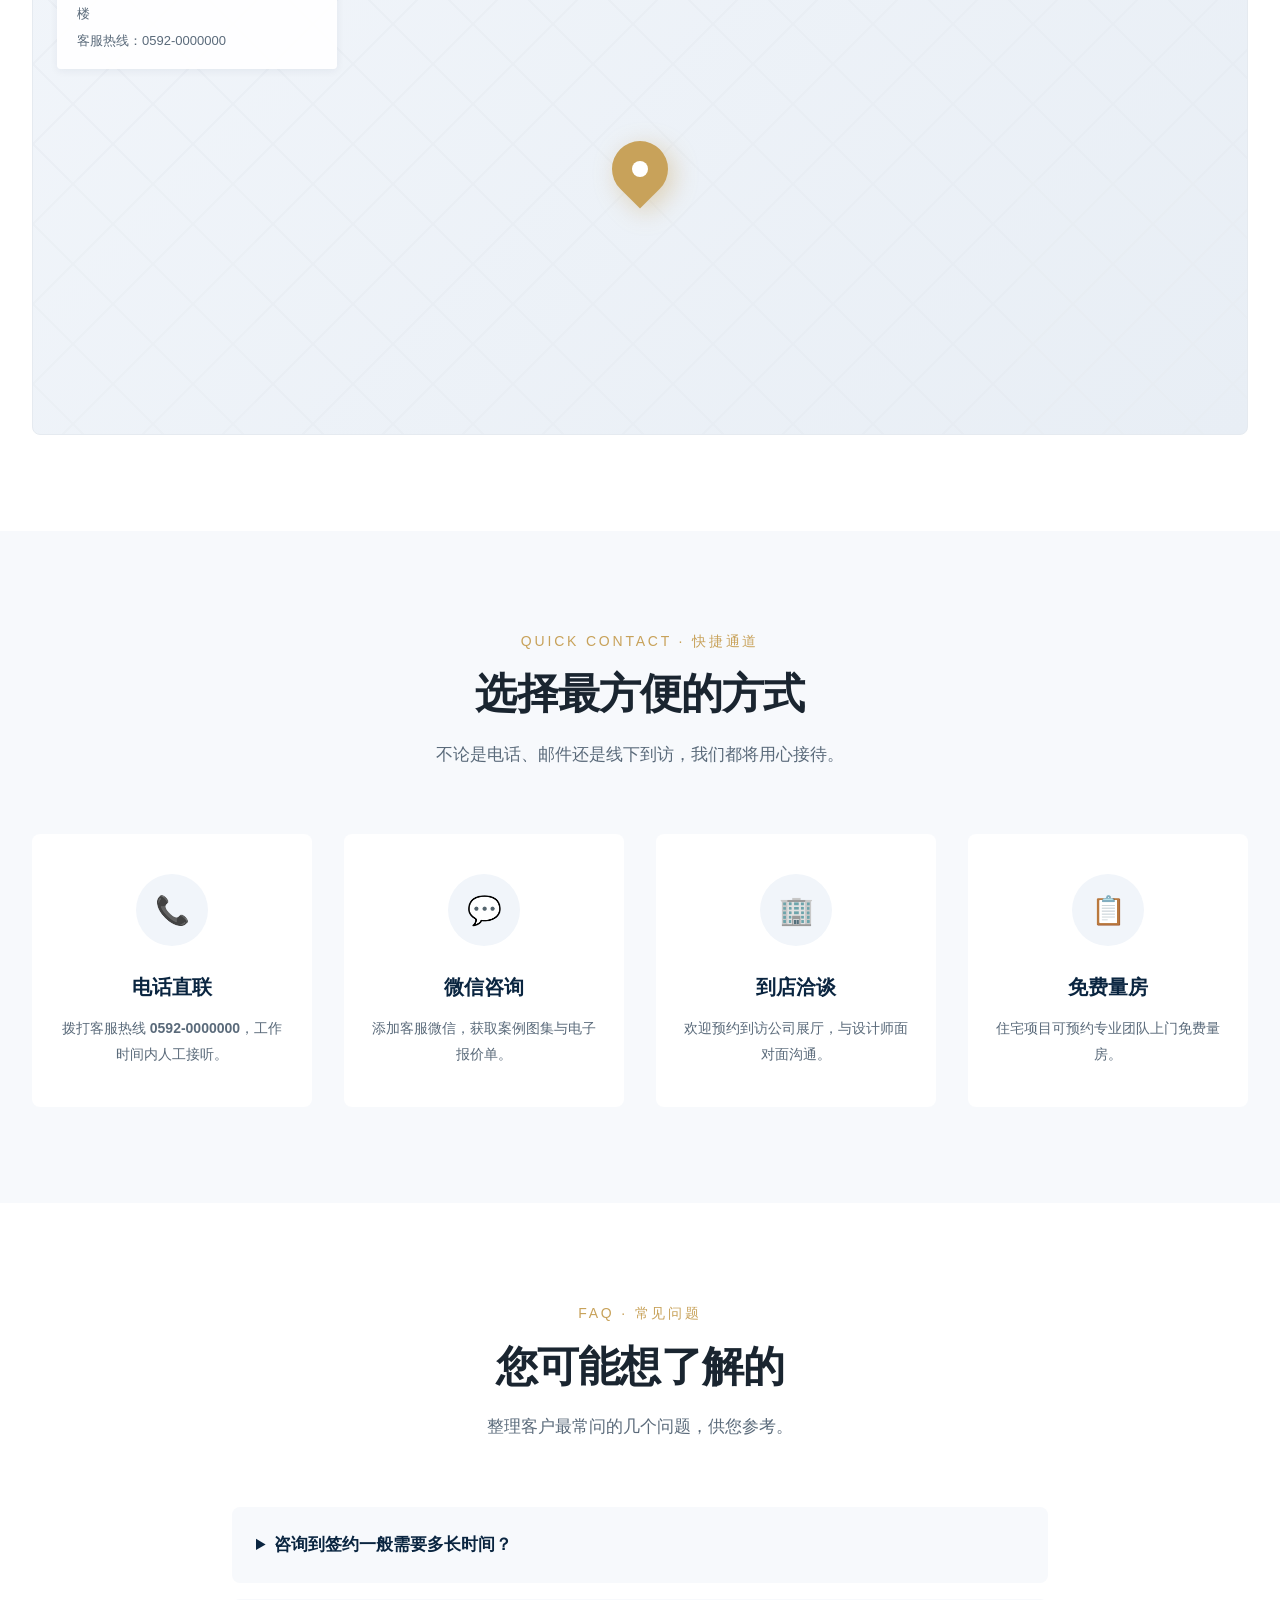
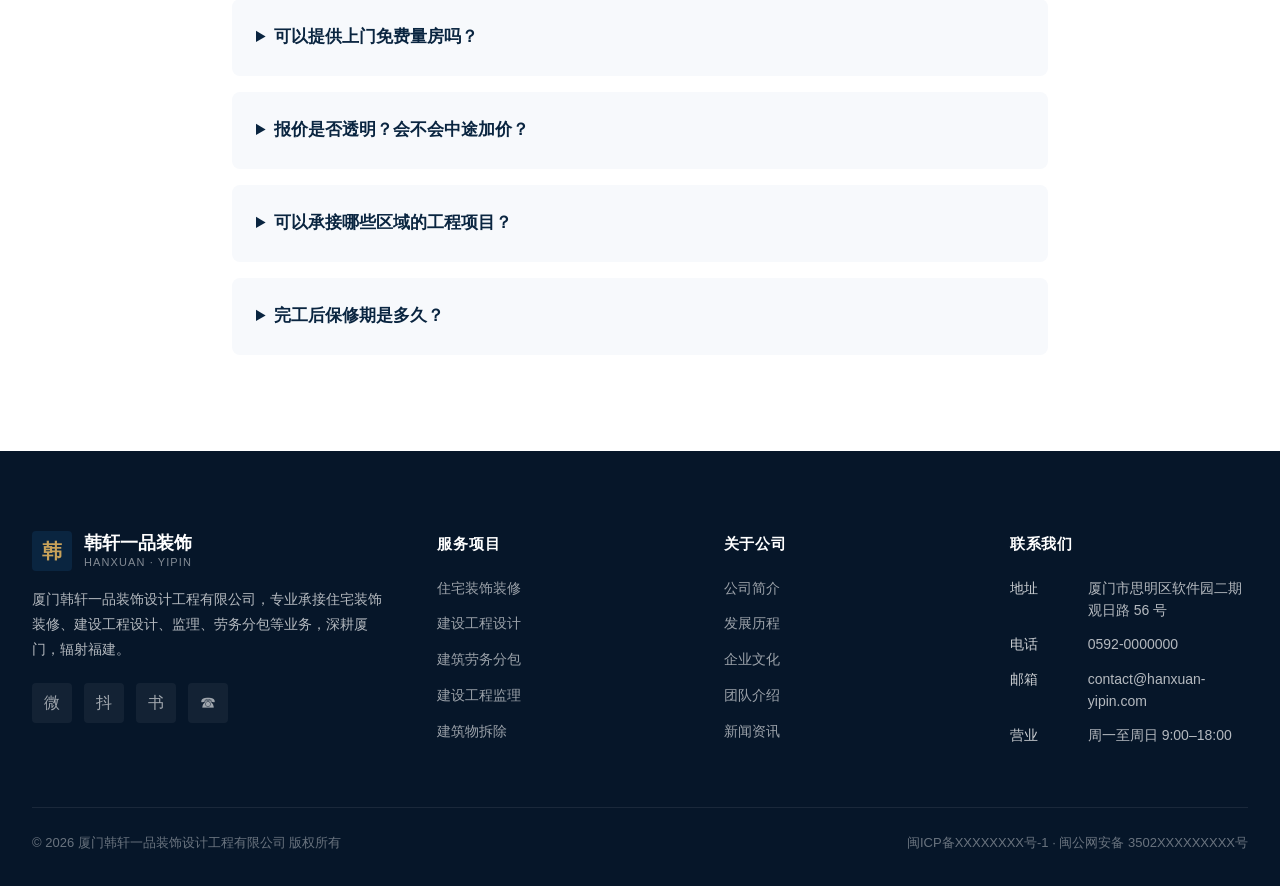
<file: contact.html>
<!DOCTYPE html>
<html lang="zh-CN">
<head>
    <meta charset="UTF-8" />
    <meta name="viewport" content="width=device-width, initial-scale=1.0" />
    <title>联系我们 - 厦门韩轩一品装饰设计工程有限公司</title>
    <meta name="description" content="联系厦门韩轩一品装饰设计工程有限公司，获取专业的住宅装修、建设工程设计、监理与拆除服务咨询。" />
    <link rel="stylesheet" href="css/style.css" />
    <link rel="icon" href="data:image/svg+xml,%3Csvg xmlns='http://www.w3.org/2000/svg' viewBox='0 0 100 100'%3E%3Crect width='100' height='100' rx='20' fill='%230a2540'/%3E%3Ctext x='50' y='62' font-size='42' text-anchor='middle' fill='%23c8a25a' font-family='serif' font-weight='800'%3E韩%3C/text%3E%3C/svg%3E" />
</head>
<body>

<!-- ============ 导航 ============ -->
<header class="nav">
    <div class="nav-inner">
        <a href="index.html" class="nav-logo">
            <span class="nav-logo-mark">韩</span>
            <span class="nav-logo-text">韩轩一品装饰<small>HANXUAN · YIPIN</small></span>
        </a>
        <nav class="nav-menu" id="navMenu">
            <a href="index.html" class="nav-link">首页</a>
            <a href="about.html" class="nav-link">关于我们</a>
            <a href="services.html" class="nav-link">产品服务</a>
            <a href="cases.html" class="nav-link">客户案例</a>
            <a href="team.html" class="nav-link">团队介绍</a>
            <a href="news.html" class="nav-link">新闻资讯</a>
            <a href="contact.html" class="nav-link active">联系我们</a>
            <a href="contact.html" class="btn btn-accent nav-cta">免费咨询</a>
        </nav>
        <button class="nav-toggle" id="navToggle" aria-label="菜单"><span></span></button>
    </div>
</header>

<!-- ============ Banner ============ -->
<section class="page-banner">
    <div class="container page-banner-inner">
        <h1>联系我们</h1>
        <p class="page-banner-sub">我们期待与您建立联系，共启品质项目</p>
        <div class="breadcrumb">
            <a href="index.html">首页</a>
            <span class="breadcrumb-sep">/</span>
            <span>联系我们</span>
        </div>
    </div>
</section>

<!-- ============ 联系方式与表单 ============ -->
<section class="section">
    <div class="container">
        <div class="contact-grid">
            <!-- 左侧信息 -->
            <div class="contact-info fade-up">
                <span class="section-eyebrow">CONTACT US · 联系信息</span>
                <h2>随时为您服务</h2>
                <p>
                    您可以通过以下任一方式与我们沟通。留言后我们的客服专员将在 <strong>2 小时内</strong> 与您取得联系，
                    提供专业的咨询与项目评估服务。
                </p>

                <div class="contact-list">
                    <div class="contact-item">
                        <div class="contact-icon">📍</div>
                        <div class="contact-item-text">
                            <strong>公司地址</strong>
                            <span>福建省厦门市同安区西柯镇浦头里552-101号</span>
                        </div>
                    </div>
                    <div class="contact-item">
                        <div class="contact-icon">☎</div>
                        <div class="contact-item-text">
                            <strong>客服热线</strong>
                            <a href="tel:0592-0000000">0592-0000000</a>
                            <span>　·　</span>
                            <a href="tel:13800000000">138-0000-0000（项目咨询）</a>
                        </div>
                    </div>
                    <div class="contact-item">
                        <div class="contact-icon">✉</div>
                        <div class="contact-item-text">
                            <strong>电子邮箱</strong>
                            <a href="mailto:contact@hanxuan-yipin.com">contact@hanxuan-yipin.com</a>
                        </div>
                    </div>
                    <div class="contact-item">
                        <div class="contact-icon">🕐</div>
                        <div class="contact-item-text">
                            <strong>营业时间</strong>
                            <span>周一至周日 9:00–18:00（节假日不休）</span>
                        </div>
                    </div>
                    <div class="contact-item">
                        <div class="contact-icon">W</div>
                        <div class="contact-item-text">
                            <strong>官方微信</strong>
                            <span>扫码关注"韩轩一品装饰"获取更多案例与干货</span>
                        </div>
                    </div>
                </div>
            </div>

            <!-- 右侧表单 -->
            <div class="contact-form fade-up">
                <h3 style="font-size:24px;font-weight:700;color:var(--color-primary);margin-bottom:8px">留言咨询</h3>
                <p style="font-size:14px;color:var(--color-text-light);margin-bottom:32px">请填写以下信息，我们的顾问将尽快与您联系。</p>
                <form data-form>
                    <div class="form-row">
                        <div class="form-group">
                            <label class="form-label">您的姓名 *</label>
                            <input type="text" class="form-control" placeholder="请输入您的姓名" required />
                        </div>
                        <div class="form-group">
                            <label class="form-label">联系电话 *</label>
                            <input type="tel" class="form-control" placeholder="请输入联系电话" required />
                        </div>
                    </div>
                    <div class="form-group">
                        <label class="form-label">电子邮箱</label>
                        <input type="email" class="form-control" placeholder="可选，便于发送方案" />
                    </div>
                    <div class="form-group">
                        <label class="form-label">需求类型 *</label>
                        <select class="form-control" required>
                            <option value="">请选择您需要的服务</option>
                            <option>住宅室内装饰装修</option>
                            <option>建设工程设计</option>
                            <option>建筑劳务分包</option>
                            <option>建设工程监理</option>
                            <option>建筑物拆除作业</option>
                            <option>合作/加盟咨询</option>
                            <option>其他</option>
                        </select>
                    </div>
                    <div class="form-group">
                        <label class="form-label">项目地址</label>
                        <input type="text" class="form-control" placeholder="项目所在区域（可选）" />
                    </div>
                    <div class="form-group">
                        <label class="form-label">项目描述 *</label>
                        <textarea class="form-control" placeholder="请简要描述您的项目情况，如面积、预算、风格偏好、时间计划等" required></textarea>
                    </div>
                    <button type="submit" class="form-submit">提交咨询</button>
                    <p style="font-size:12px;color:var(--color-text-muted);text-align:center;margin-top:16px">
                        提交即表示您同意我们使用上述信息为您安排对接。我们承诺信息严格保密。
                    </p>
                </form>
            </div>
        </div>

        <!-- ============ 地图区域 ============ -->
        <div class="map-block fade-up">
            <div class="map-pin"></div>
            <div class="map-overlay">
                <strong>厦门韩轩一品装饰设计工程有限公司</strong>
                <span>厦门市思明区软件园二期观日路 56 号 12 楼<br/>客服热线：0592-0000000</span>
            </div>
        </div>
    </div>
</section>

<!-- ============ 咨询引导 ============ -->
<section class="section section-soft">
    <div class="container">
        <div class="section-header fade-up">
            <span class="section-eyebrow">QUICK CONTACT · 快捷通道</span>
            <h2 class="section-title">选择最方便的方式</h2>
            <p class="section-desc">不论是电话、邮件还是线下到访，我们都将用心接待。</p>
        </div>
        <div class="values-grid fade-up">
            <div class="value-card">
                <div class="value-icon">📞</div>
                <h4>电话直联</h4>
                <p>拨打客服热线 <strong>0592-0000000</strong>，工作时间内人工接听。</p>
            </div>
            <div class="value-card">
                <div class="value-icon">💬</div>
                <h4>微信咨询</h4>
                <p>添加客服微信，获取案例图集与电子报价单。</p>
            </div>
            <div class="value-card">
                <div class="value-icon">🏢</div>
                <h4>到店洽谈</h4>
                <p>欢迎预约到访公司展厅，与设计师面对面沟通。</p>
            </div>
            <div class="value-card">
                <div class="value-icon">📋</div>
                <h4>免费量房</h4>
                <p>住宅项目可预约专业团队上门免费量房。</p>
            </div>
        </div>
    </div>
</section>

<!-- ============ FAQ ============ -->
<section class="section">
    <div class="container" style="max-width:880px">
        <div class="section-header fade-up">
            <span class="section-eyebrow">FAQ · 常见问题</span>
            <h2 class="section-title">您可能想了解的</h2>
            <p class="section-desc">整理客户最常问的几个问题，供您参考。</p>
        </div>

        <div style="display:grid;gap:16px" class="fade-up">
            <details style="padding:24px;background:var(--color-bg-soft);border-radius:var(--radius-md);cursor:pointer">
                <summary style="font-weight:600;color:var(--color-primary);font-size:17px">咨询到签约一般需要多长时间？</summary>
                <p style="margin-top:12px;color:var(--color-text-light);line-height:1.8">
                    简单住宅项目通常 7–15 天可完成从量房、方案确认到签约的整个流程；商业或工程类项目根据体量一般在 15–30 天。
                </p>
            </details>
            <details style="padding:24px;background:var(--color-bg-soft);border-radius:var(--radius-md);cursor:pointer">
                <summary style="font-weight:600;color:var(--color-primary);font-size:17px">可以提供上门免费量房吗？</summary>
                <p style="margin-top:12px;color:var(--color-text-light);line-height:1.8">
                    可以。厦门岛内/岛外住宅项目均可预约免费上门量房，请通过电话或表单留下联系方式，专员会与您预约时间。
                </p>
            </details>
            <details style="padding:24px;background:var(--color-bg-soft);border-radius:var(--radius-md);cursor:pointer">
                <summary style="font-weight:600;color:var(--color-primary);font-size:17px">报价是否透明？会不会中途加价？</summary>
                <p style="margin-top:12px;color:var(--color-text-light);line-height:1.8">
                    我们承诺"清单式透明报价"，合同中分项列明材料、工艺与数量。如业主主动提出设计变更，将出具变更单据并经双方签字确认。
                </p>
            </details>
            <details style="padding:24px;background:var(--color-bg-soft);border-radius:var(--radius-md);cursor:pointer">
                <summary style="font-weight:600;color:var(--color-primary);font-size:17px">可以承接哪些区域的工程项目？</summary>
                <p style="margin-top:12px;color:var(--color-text-light);line-height:1.8">
                    公司业务以厦门为核心，辐射福建全省及周边地区。大型工程项目可根据具体情况洽谈合作。
                </p>
            </details>
            <details style="padding:24px;background:var(--color-bg-soft);border-radius:var(--radius-md);cursor:pointer">
                <summary style="font-weight:600;color:var(--color-primary);font-size:17px">完工后保修期是多久？</summary>
                <p style="margin-top:12px;color:var(--color-text-light);line-height:1.8">
                    整体工程基础保修 2 年，隐蔽工程（如水电）保修 5 年。具体保修条款见合同附件。
                </p>
            </details>
        </div>
    </div>
</section>

<!-- ============ 页脚 ============ -->
<footer class="footer">
    <div class="container">
        <div class="footer-grid">
            <div class="footer-brand">
                <a href="index.html" class="nav-logo">
                    <span class="nav-logo-mark">韩</span>
                    <span class="nav-logo-text" style="color:#fff">韩轩一品装饰<small style="color:rgba(255,255,255,.5)">HANXUAN · YIPIN</small></span>
                </a>
                <p>厦门韩轩一品装饰设计工程有限公司，专业承接住宅装饰装修、建设工程设计、监理、劳务分包等业务，深耕厦门，辐射福建。</p>
                <div class="footer-social">
                    <a href="#" aria-label="微信">微</a>
                    <a href="#" aria-label="抖音">抖</a>
                    <a href="#" aria-label="小红书">书</a>
                    <a href="#" aria-label="电话">☎</a>
                </div>
            </div>
            <div>
                <h5>服务项目</h5>
                <div class="footer-links">
                    <a href="services.html#residential">住宅装饰装修</a>
                    <a href="services.html#design">建设工程设计</a>
                    <a href="services.html#labor">建筑劳务分包</a>
                    <a href="services.html#supervision">建设工程监理</a>
                    <a href="services.html#demolition">建筑物拆除</a>
                </div>
            </div>
            <div>
                <h5>关于公司</h5>
                <div class="footer-links">
                    <a href="about.html">公司简介</a>
                    <a href="about.html#timeline">发展历程</a>
                    <a href="about.html#culture">企业文化</a>
                    <a href="team.html">团队介绍</a>
                    <a href="news.html">新闻资讯</a>
                </div>
            </div>
            <div>
                <h5>联系我们</h5>
                <div class="footer-contact-item"><strong>地址</strong><span>厦门市思明区软件园二期观日路 56 号</span></div>
                <div class="footer-contact-item"><strong>电话</strong><span>0592-0000000</span></div>
                <div class="footer-contact-item"><strong>邮箱</strong><span>contact@hanxuan-yipin.com</span></div>
                <div class="footer-contact-item"><strong>营业</strong><span>周一至周日 9:00–18:00</span></div>
            </div>
        </div>
        <div class="footer-bottom">
            <span>© 2026 厦门韩轩一品装饰设计工程有限公司 版权所有</span>
            <span>闽ICP备XXXXXXXX号-1 · 闽公网安备 3502XXXXXXXXX号</span>
        </div>
    </div>
</footer>

<script src="js/main.js"></script>
</body>
</html>
</file>
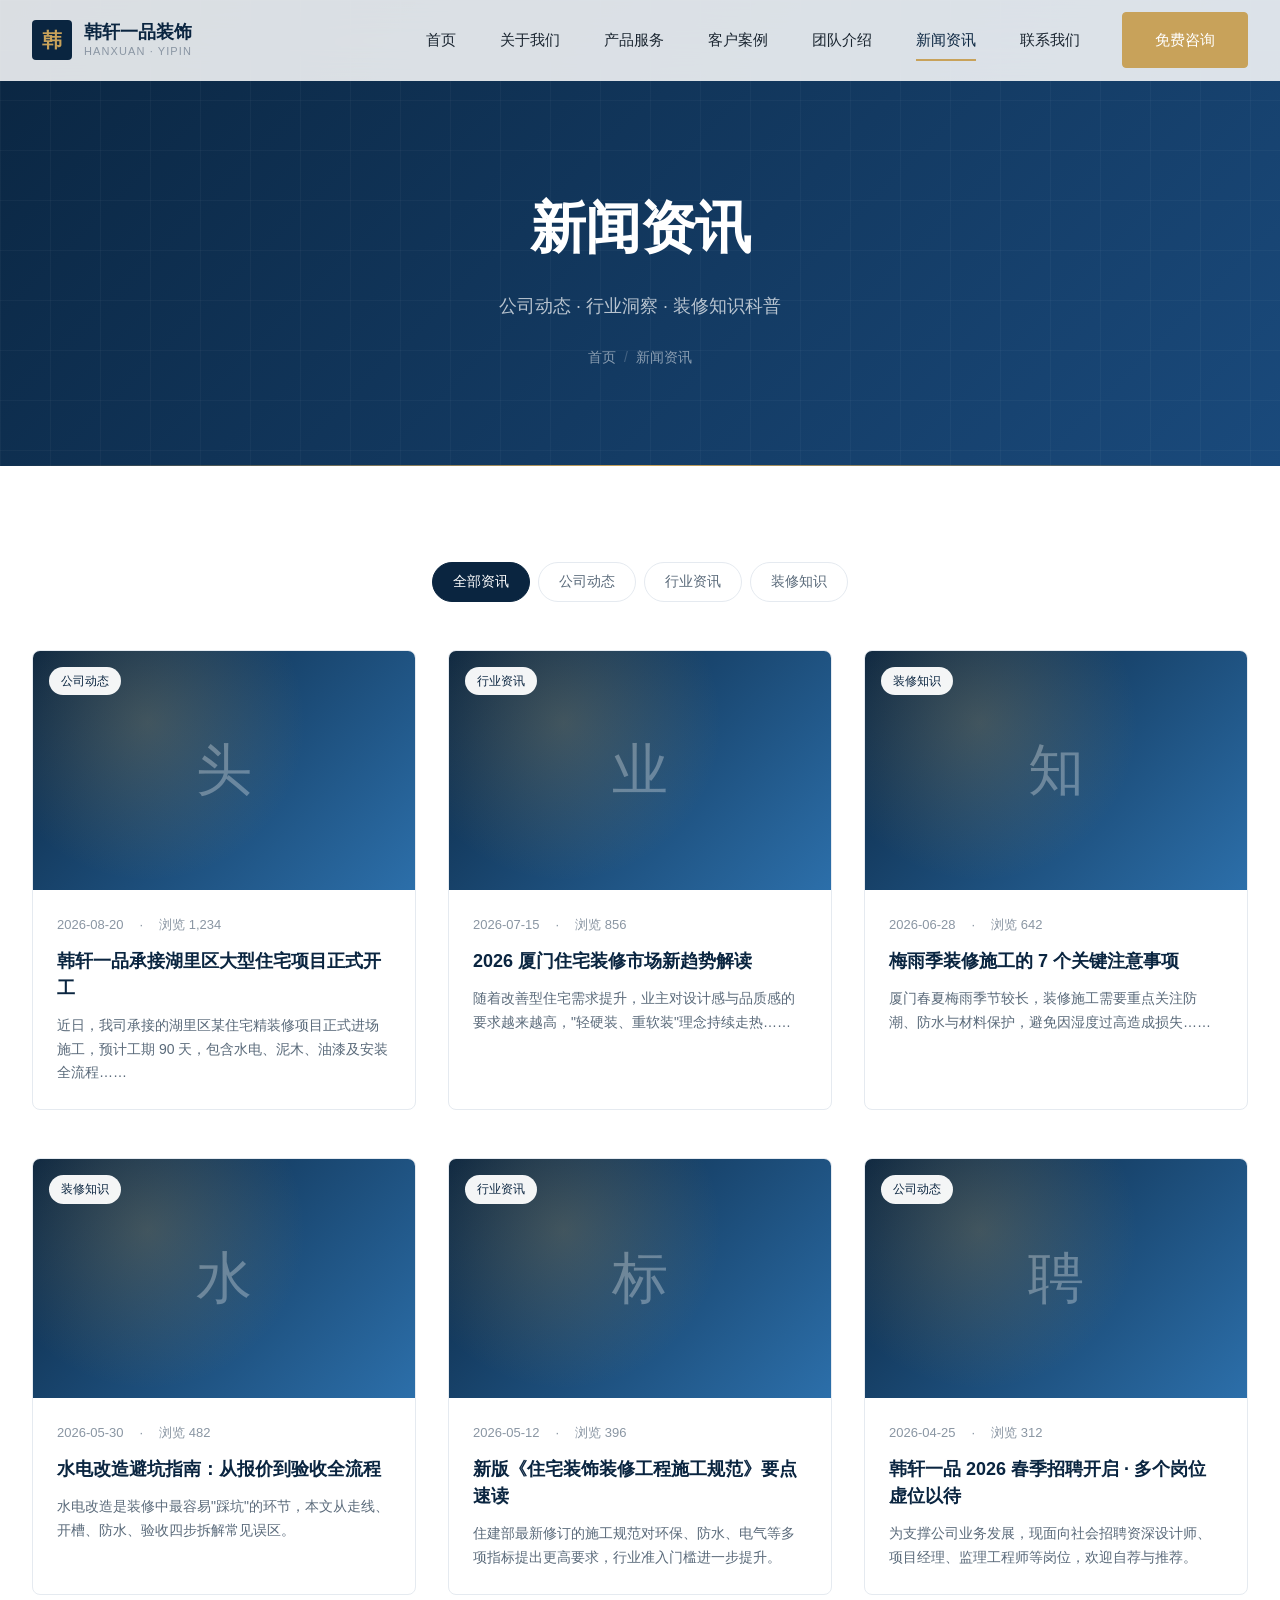
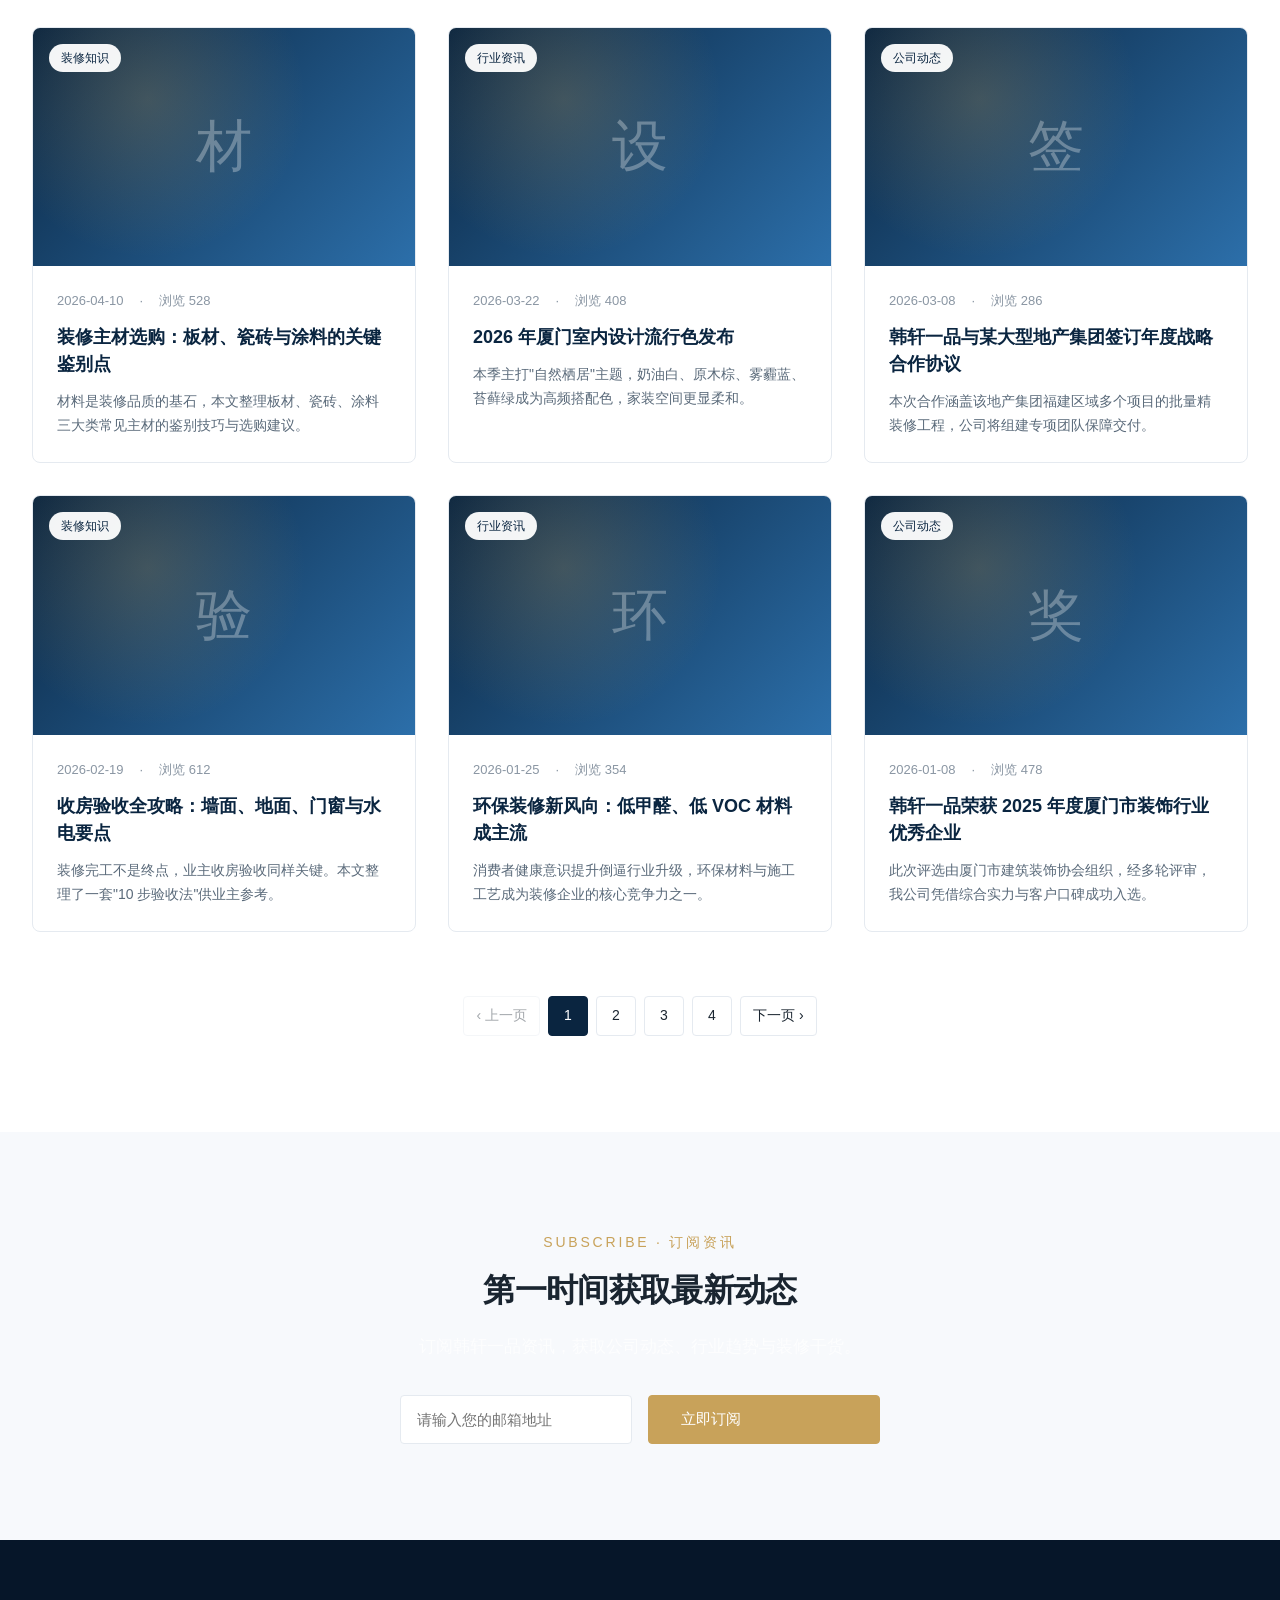
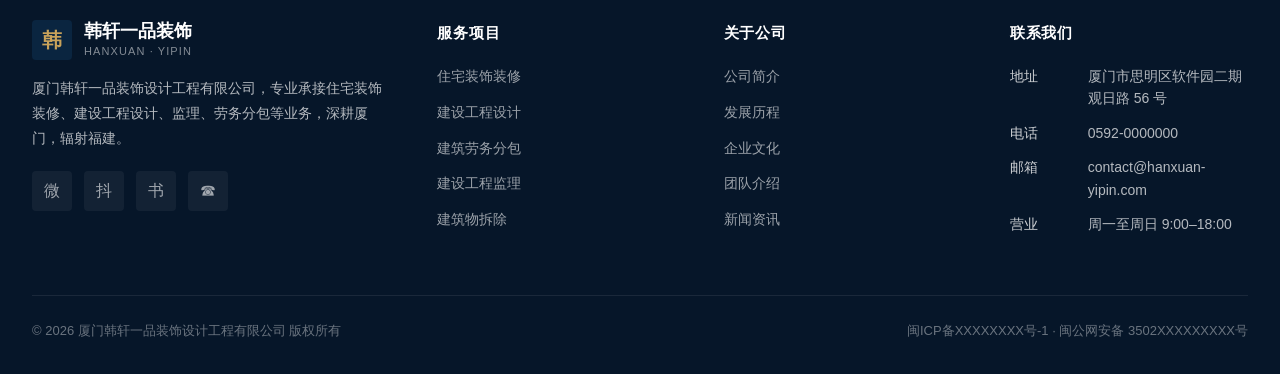
<file: news.html>
<!DOCTYPE html>
<html lang="zh-CN">
<head>
    <meta charset="UTF-8" />
    <meta name="viewport" content="width=device-width, initial-scale=1.0" />
    <title>新闻资讯 - 厦门韩轩一品装饰设计工程有限公司</title>
    <meta name="description" content="韩轩一品最新公司动态、行业洞察与装修知识科普。" />
    <link rel="stylesheet" href="css/style.css" />
    <link rel="icon" href="data:image/svg+xml,%3Csvg xmlns='http://www.w3.org/2000/svg' viewBox='0 0 100 100'%3E%3Crect width='100' height='100' rx='20' fill='%230a2540'/%3E%3Ctext x='50' y='62' font-size='42' text-anchor='middle' fill='%23c8a25a' font-family='serif' font-weight='800'%3E韩%3C/text%3E%3C/svg%3E" />
    <style>
        /* 新闻详情遮罩 */
        .news-thumb-overlay {
            position: absolute; inset: 0;
            display: grid; place-items: center;
            color: rgba(255, 255, 255, 0.3);
            font-family: var(--font-serif);
            font-size: 56px;
            z-index: 1;
        }
        /* 分页 */
        .pagination {
            display: flex;
            justify-content: center;
            gap: 8px;
            margin-top: 64px;
        }
        .pagination a, .pagination span {
            display: grid;
            place-items: center;
            min-width: 40px;
            height: 40px;
            padding: 0 12px;
            border: 1px solid var(--color-border);
            border-radius: var(--radius-sm);
            font-size: 14px;
            color: var(--color-text);
            background: #fff;
            transition: all var(--transition);
        }
        .pagination a:hover {
            border-color: var(--color-primary);
            color: var(--color-primary);
        }
        .pagination .active {
            background: var(--color-primary);
            color: #fff;
            border-color: var(--color-primary);
        }
        .pagination .disabled {
            opacity: 0.4;
            cursor: not-allowed;
        }
    </style>
</head>
<body>

<!-- ============ 导航 ============ -->
<header class="nav">
    <div class="nav-inner">
        <a href="index.html" class="nav-logo">
            <span class="nav-logo-mark">韩</span>
            <span class="nav-logo-text">韩轩一品装饰<small>HANXUAN · YIPIN</small></span>
        </a>
        <nav class="nav-menu" id="navMenu">
            <a href="index.html" class="nav-link">首页</a>
            <a href="about.html" class="nav-link">关于我们</a>
            <a href="services.html" class="nav-link">产品服务</a>
            <a href="cases.html" class="nav-link">客户案例</a>
            <a href="team.html" class="nav-link">团队介绍</a>
            <a href="news.html" class="nav-link active">新闻资讯</a>
            <a href="contact.html" class="nav-link">联系我们</a>
            <a href="contact.html" class="btn btn-accent nav-cta">免费咨询</a>
        </nav>
        <button class="nav-toggle" id="navToggle" aria-label="菜单"><span></span></button>
    </div>
</header>

<!-- ============ Banner ============ -->
<section class="page-banner">
    <div class="container page-banner-inner">
        <h1>新闻资讯</h1>
        <p class="page-banner-sub">公司动态 · 行业洞察 · 装修知识科普</p>
        <div class="breadcrumb">
            <a href="index.html">首页</a>
            <span class="breadcrumb-sep">/</span>
            <span>新闻资讯</span>
        </div>
    </div>
</section>

<!-- ============ 资讯分类 ============ -->
<section class="section">
    <div class="container">
        <div class="cases-filter fade-up">
            <button class="filter-btn active" data-filter="all">全部资讯</button>
            <button class="filter-btn" data-filter="company">公司动态</button>
            <button class="filter-btn" data-filter="industry">行业资讯</button>
            <button class="filter-btn" data-filter="knowledge">装修知识</button>
        </div>

        <!-- 头条 -->
        <div class="news-grid fade-up">
            <article class="news-card" data-category="company">
                <div class="news-thumb">
                    <div class="news-thumb-overlay">头</div>
                    <span class="news-thumb-tag">公司动态</span>
                </div>
                <div class="news-body">
                    <div class="news-meta">
                        <span>2026-08-20</span>
                        <span>·</span>
                        <span>浏览 1,234</span>
                    </div>
                    <h3 class="news-title">韩轩一品承接湖里区大型住宅项目正式开工</h3>
                    <p class="news-excerpt">近日，我司承接的湖里区某住宅精装修项目正式进场施工，预计工期 90 天，包含水电、泥木、油漆及安装全流程……</p>
                </div>
            </article>
            <article class="news-card" data-category="industry">
                <div class="news-thumb">
                    <div class="news-thumb-overlay">业</div>
                    <span class="news-thumb-tag">行业资讯</span>
                </div>
                <div class="news-body">
                    <div class="news-meta">
                        <span>2026-07-15</span>
                        <span>·</span>
                        <span>浏览 856</span>
                    </div>
                    <h3 class="news-title">2026 厦门住宅装修市场新趋势解读</h3>
                    <p class="news-excerpt">随着改善型住宅需求提升，业主对设计感与品质感的要求越来越高，"轻硬装、重软装"理念持续走热……</p>
                </div>
            </article>
            <article class="news-card" data-category="knowledge">
                <div class="news-thumb">
                    <div class="news-thumb-overlay">知</div>
                    <span class="news-thumb-tag">装修知识</span>
                </div>
                <div class="news-body">
                    <div class="news-meta">
                        <span>2026-06-28</span>
                        <span>·</span>
                        <span>浏览 642</span>
                    </div>
                    <h3 class="news-title">梅雨季装修施工的 7 个关键注意事项</h3>
                    <p class="news-excerpt">厦门春夏梅雨季节较长，装修施工需要重点关注防潮、防水与材料保护，避免因湿度过高造成损失……</p>
                </div>
            </article>
        </div>

        <!-- 二级列表 -->
        <div class="news-grid fade-up mt-48" style="margin-top:48px">
            <article class="news-card" data-category="knowledge">
                <div class="news-thumb">
                    <div class="news-thumb-overlay">水</div>
                    <span class="news-thumb-tag">装修知识</span>
                </div>
                <div class="news-body">
                    <div class="news-meta">
                        <span>2026-05-30</span>
                        <span>·</span>
                        <span>浏览 482</span>
                    </div>
                    <h3 class="news-title">水电改造避坑指南：从报价到验收全流程</h3>
                    <p class="news-excerpt">水电改造是装修中最容易"踩坑"的环节，本文从走线、开槽、防水、验收四步拆解常见误区。</p>
                </div>
            </article>
            <article class="news-card" data-category="industry">
                <div class="news-thumb">
                    <div class="news-thumb-overlay">标</div>
                    <span class="news-thumb-tag">行业资讯</span>
                </div>
                <div class="news-body">
                    <div class="news-meta">
                        <span>2026-05-12</span>
                        <span>·</span>
                        <span>浏览 396</span>
                    </div>
                    <h3 class="news-title">新版《住宅装饰装修工程施工规范》要点速读</h3>
                    <p class="news-excerpt">住建部最新修订的施工规范对环保、防水、电气等多项指标提出更高要求，行业准入门槛进一步提升。</p>
                </div>
            </article>
            <article class="news-card" data-category="company">
                <div class="news-thumb">
                    <div class="news-thumb-overlay">聘</div>
                    <span class="news-thumb-tag">公司动态</span>
                </div>
                <div class="news-body">
                    <div class="news-meta">
                        <span>2026-04-25</span>
                        <span>·</span>
                        <span>浏览 312</span>
                    </div>
                    <h3 class="news-title">韩轩一品 2026 春季招聘开启 · 多个岗位虚位以待</h3>
                    <p class="news-excerpt">为支撑公司业务发展，现面向社会招聘资深设计师、项目经理、监理工程师等岗位，欢迎自荐与推荐。</p>
                </div>
            </article>
            <article class="news-card" data-category="knowledge">
                <div class="news-thumb">
                    <div class="news-thumb-overlay">材</div>
                    <span class="news-thumb-tag">装修知识</span>
                </div>
                <div class="news-body">
                    <div class="news-meta">
                        <span>2026-04-10</span>
                        <span>·</span>
                        <span>浏览 528</span>
                    </div>
                    <h3 class="news-title">装修主材选购：板材、瓷砖与涂料的关键鉴别点</h3>
                    <p class="news-excerpt">材料是装修品质的基石，本文整理板材、瓷砖、涂料三大类常见主材的鉴别技巧与选购建议。</p>
                </div>
            </article>
            <article class="news-card" data-category="industry">
                <div class="news-thumb">
                    <div class="news-thumb-overlay">设</div>
                    <span class="news-thumb-tag">行业资讯</span>
                </div>
                <div class="news-body">
                    <div class="news-meta">
                        <span>2026-03-22</span>
                        <span>·</span>
                        <span>浏览 408</span>
                    </div>
                    <h3 class="news-title">2026 年厦门室内设计流行色发布</h3>
                    <p class="news-excerpt">本季主打"自然栖居"主题，奶油白、原木棕、雾霾蓝、苔藓绿成为高频搭配色，家装空间更显柔和。</p>
                </div>
            </article>
            <article class="news-card" data-category="company">
                <div class="news-thumb">
                    <div class="news-thumb-overlay">签</div>
                    <span class="news-thumb-tag">公司动态</span>
                </div>
                <div class="news-body">
                    <div class="news-meta">
                        <span>2026-03-08</span>
                        <span>·</span>
                        <span>浏览 286</span>
                    </div>
                    <h3 class="news-title">韩轩一品与某大型地产集团签订年度战略合作协议</h3>
                    <p class="news-excerpt">本次合作涵盖该地产集团福建区域多个项目的批量精装修工程，公司将组建专项团队保障交付。</p>
                </div>
            </article>
            <article class="news-card" data-category="knowledge">
                <div class="news-thumb">
                    <div class="news-thumb-overlay">验</div>
                    <span class="news-thumb-tag">装修知识</span>
                </div>
                <div class="news-body">
                    <div class="news-meta">
                        <span>2026-02-19</span>
                        <span>·</span>
                        <span>浏览 612</span>
                    </div>
                    <h3 class="news-title">收房验收全攻略：墙面、地面、门窗与水电要点</h3>
                    <p class="news-excerpt">装修完工不是终点，业主收房验收同样关键。本文整理了一套"10 步验收法"供业主参考。</p>
                </div>
            </article>
            <article class="news-card" data-category="industry">
                <div class="news-thumb">
                    <div class="news-thumb-overlay">环</div>
                    <span class="news-thumb-tag">行业资讯</span>
                </div>
                <div class="news-body">
                    <div class="news-meta">
                        <span>2026-01-25</span>
                        <span>·</span>
                        <span>浏览 354</span>
                    </div>
                    <h3 class="news-title">环保装修新风向：低甲醛、低 VOC 材料成主流</h3>
                    <p class="news-excerpt">消费者健康意识提升倒逼行业升级，环保材料与施工工艺成为装修企业的核心竞争力之一。</p>
                </div>
            </article>
            <article class="news-card" data-category="company">
                <div class="news-thumb">
                    <div class="news-thumb-overlay">奖</div>
                    <span class="news-thumb-tag">公司动态</span>
                </div>
                <div class="news-body">
                    <div class="news-meta">
                        <span>2026-01-08</span>
                        <span>·</span>
                        <span>浏览 478</span>
                    </div>
                    <h3 class="news-title">韩轩一品荣获 2025 年度厦门市装饰行业优秀企业</h3>
                    <p class="news-excerpt">此次评选由厦门市建筑装饰协会组织，经多轮评审，我公司凭借综合实力与客户口碑成功入选。</p>
                </div>
            </article>
        </div>

        <!-- 分页 -->
        <div class="pagination fade-up">
            <span class="disabled">‹ 上一页</span>
            <a href="#" class="active">1</a>
            <a href="#">2</a>
            <a href="#">3</a>
            <a href="#">4</a>
            <a href="#">下一页 ›</a>
        </div>
    </div>
</section>

<!-- ============ 订阅 ============ -->
<section class="section section-soft">
    <div class="container">
        <div class="cta-inner fade-up" style="max-width:600px;margin:0 auto;text-align:center">
            <span class="section-eyebrow">SUBSCRIBE · 订阅资讯</span>
            <h2 class="section-title" style="font-size:32px">第一时间获取最新动态</h2>
            <p class="section-desc" style="margin-bottom:32px">订阅韩轩一品资讯，获取公司动态、行业趋势与装修干货。</p>
            <form class="form-row" data-form style="max-width:480px;margin:0 auto">
                <input type="email" class="form-control" placeholder="请输入您的邮箱地址" required />
                <button type="submit" class="btn btn-accent" style="white-space:nowrap">立即订阅</button>
            </form>
        </div>
    </div>
</section>

<!-- ============ 页脚 ============ -->
<footer class="footer">
    <div class="container">
        <div class="footer-grid">
            <div class="footer-brand">
                <a href="index.html" class="nav-logo">
                    <span class="nav-logo-mark">韩</span>
                    <span class="nav-logo-text" style="color:#fff">韩轩一品装饰<small style="color:rgba(255,255,255,.5)">HANXUAN · YIPIN</small></span>
                </a>
                <p>厦门韩轩一品装饰设计工程有限公司，专业承接住宅装饰装修、建设工程设计、监理、劳务分包等业务，深耕厦门，辐射福建。</p>
                <div class="footer-social">
                    <a href="#" aria-label="微信">微</a>
                    <a href="#" aria-label="抖音">抖</a>
                    <a href="#" aria-label="小红书">书</a>
                    <a href="#" aria-label="电话">☎</a>
                </div>
            </div>
            <div>
                <h5>服务项目</h5>
                <div class="footer-links">
                    <a href="services.html#residential">住宅装饰装修</a>
                    <a href="services.html#design">建设工程设计</a>
                    <a href="services.html#labor">建筑劳务分包</a>
                    <a href="services.html#supervision">建设工程监理</a>
                    <a href="services.html#demolition">建筑物拆除</a>
                </div>
            </div>
            <div>
                <h5>关于公司</h5>
                <div class="footer-links">
                    <a href="about.html">公司简介</a>
                    <a href="about.html#timeline">发展历程</a>
                    <a href="about.html#culture">企业文化</a>
                    <a href="team.html">团队介绍</a>
                    <a href="news.html">新闻资讯</a>
                </div>
            </div>
            <div>
                <h5>联系我们</h5>
                <div class="footer-contact-item"><strong>地址</strong><span>厦门市思明区软件园二期观日路 56 号</span></div>
                <div class="footer-contact-item"><strong>电话</strong><span>0592-0000000</span></div>
                <div class="footer-contact-item"><strong>邮箱</strong><span>contact@hanxuan-yipin.com</span></div>
                <div class="footer-contact-item"><strong>营业</strong><span>周一至周日 9:00–18:00</span></div>
            </div>
        </div>
        <div class="footer-bottom">
            <span>© 2026 厦门韩轩一品装饰设计工程有限公司 版权所有</span>
            <span>闽ICP备XXXXXXXX号-1 · 闽公网安备 3502XXXXXXXXX号</span>
        </div>
    </div>
</footer>

<script src="js/main.js"></script>
</body>
</html>
</file>
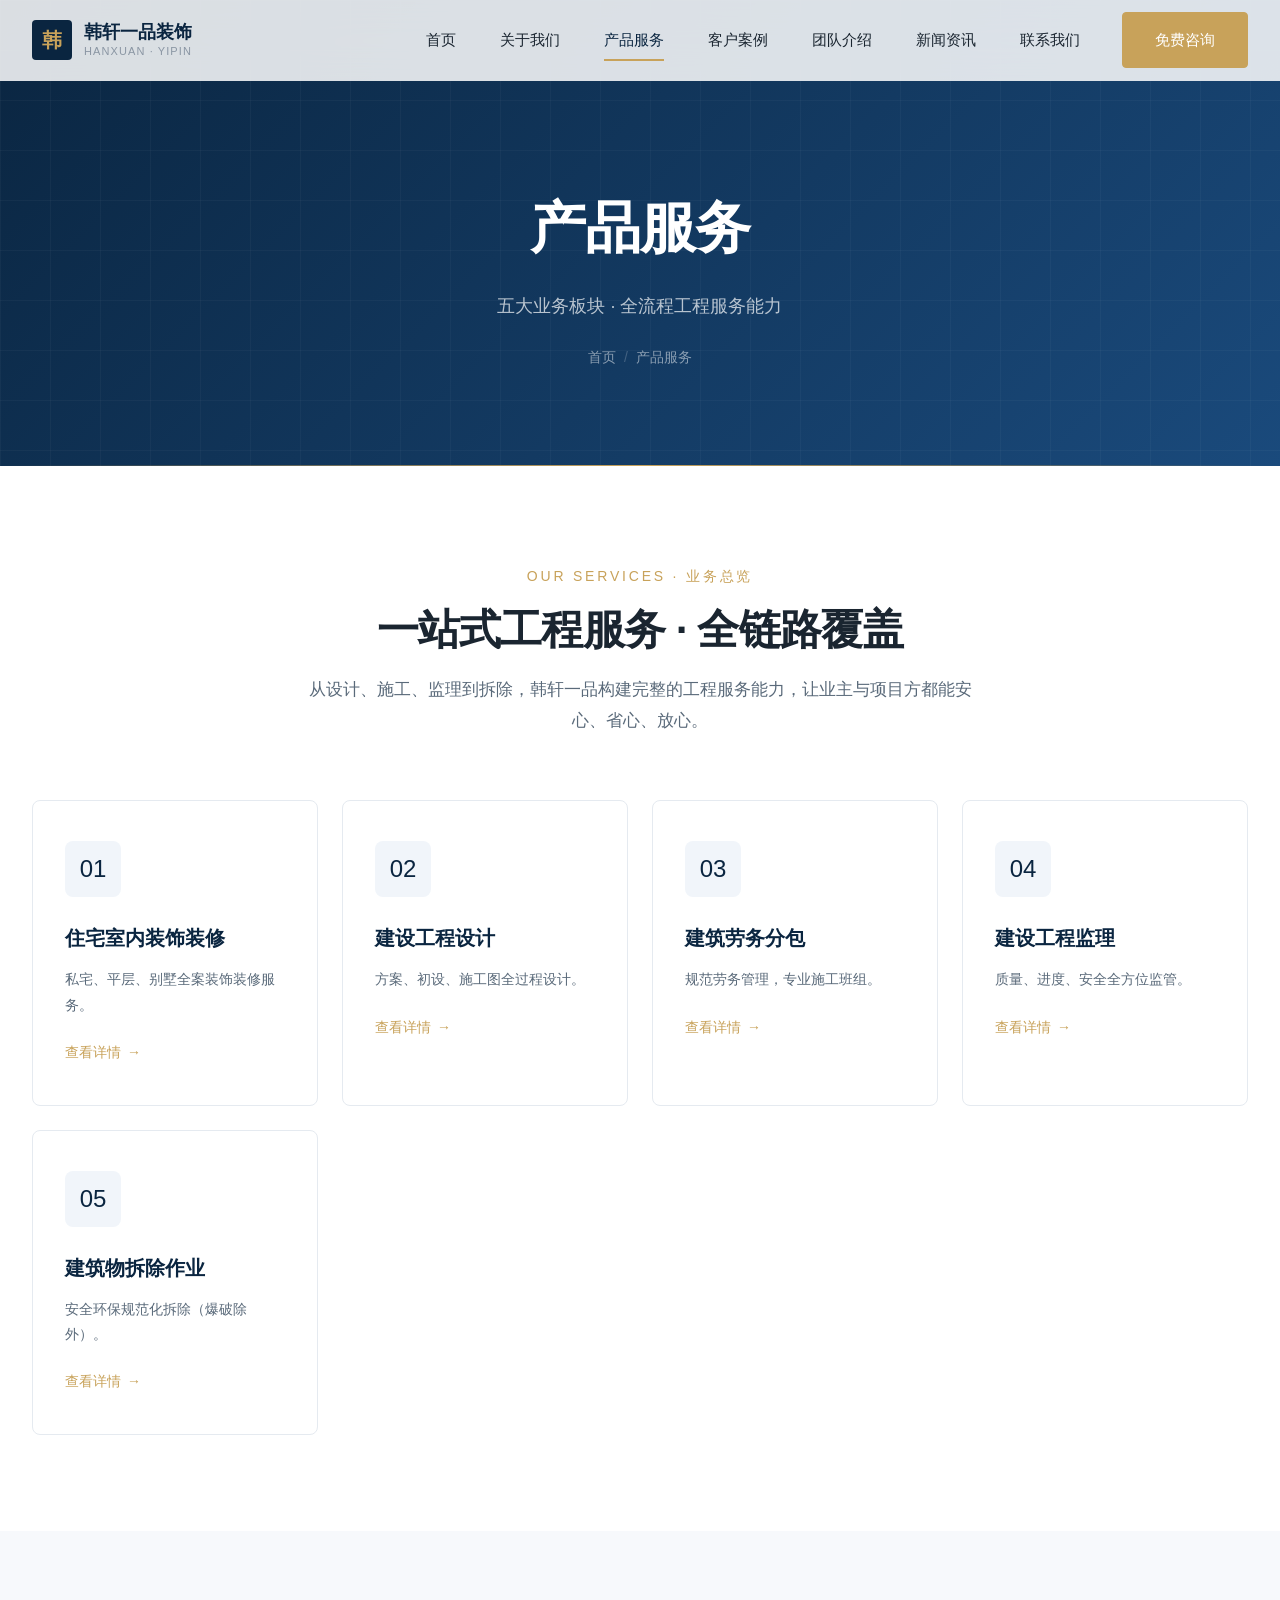
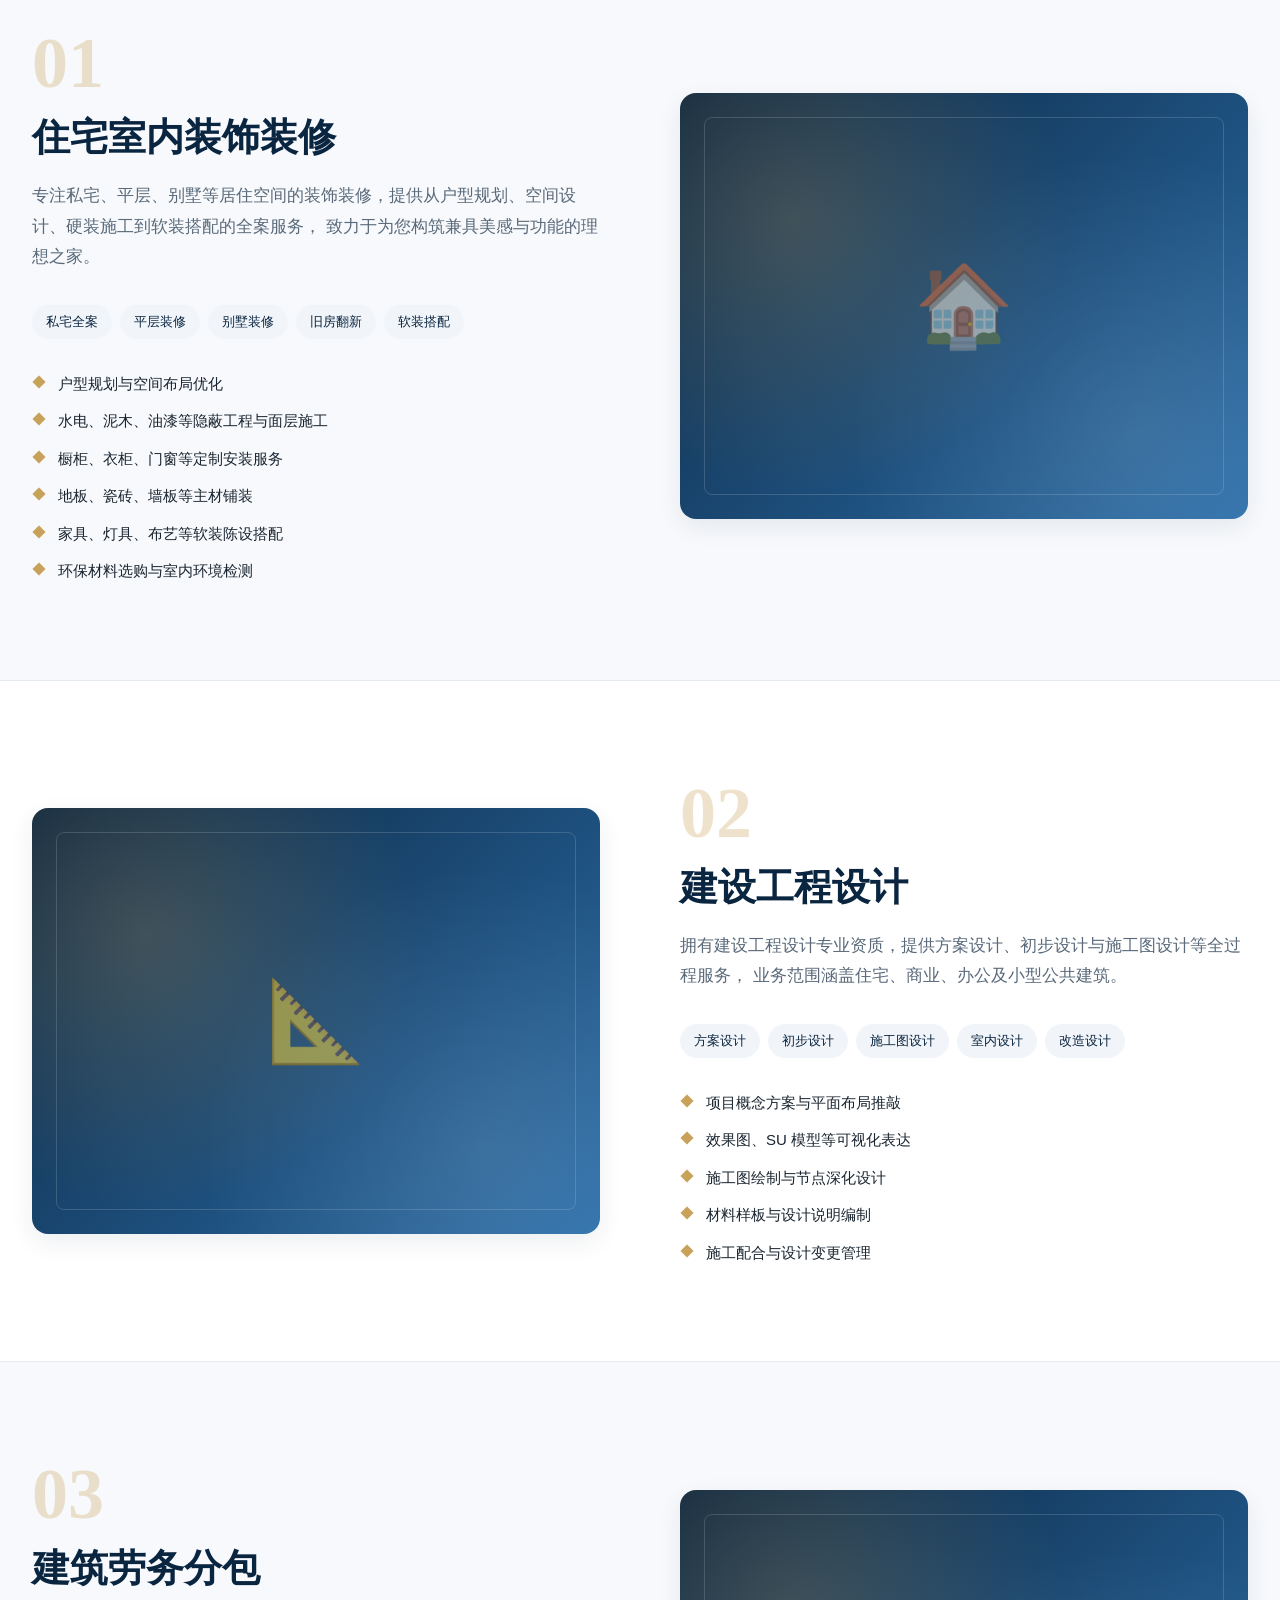
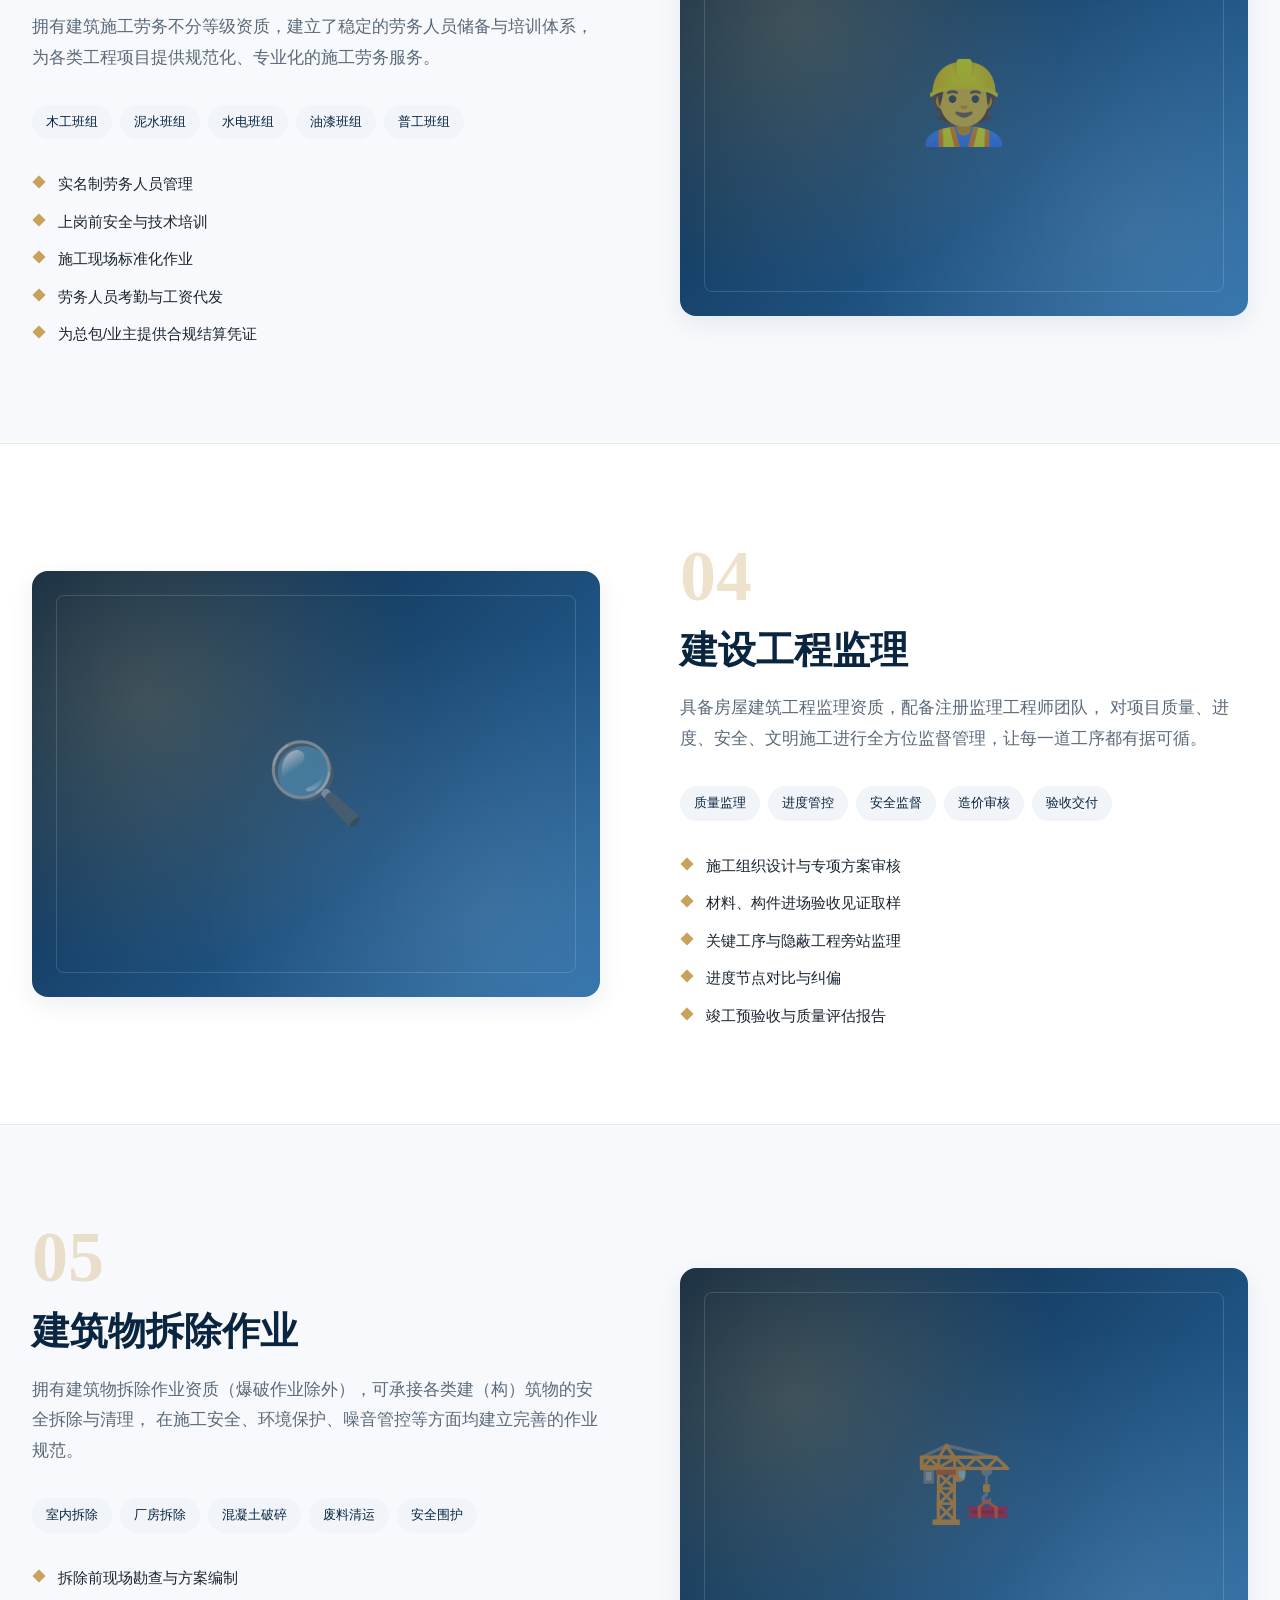
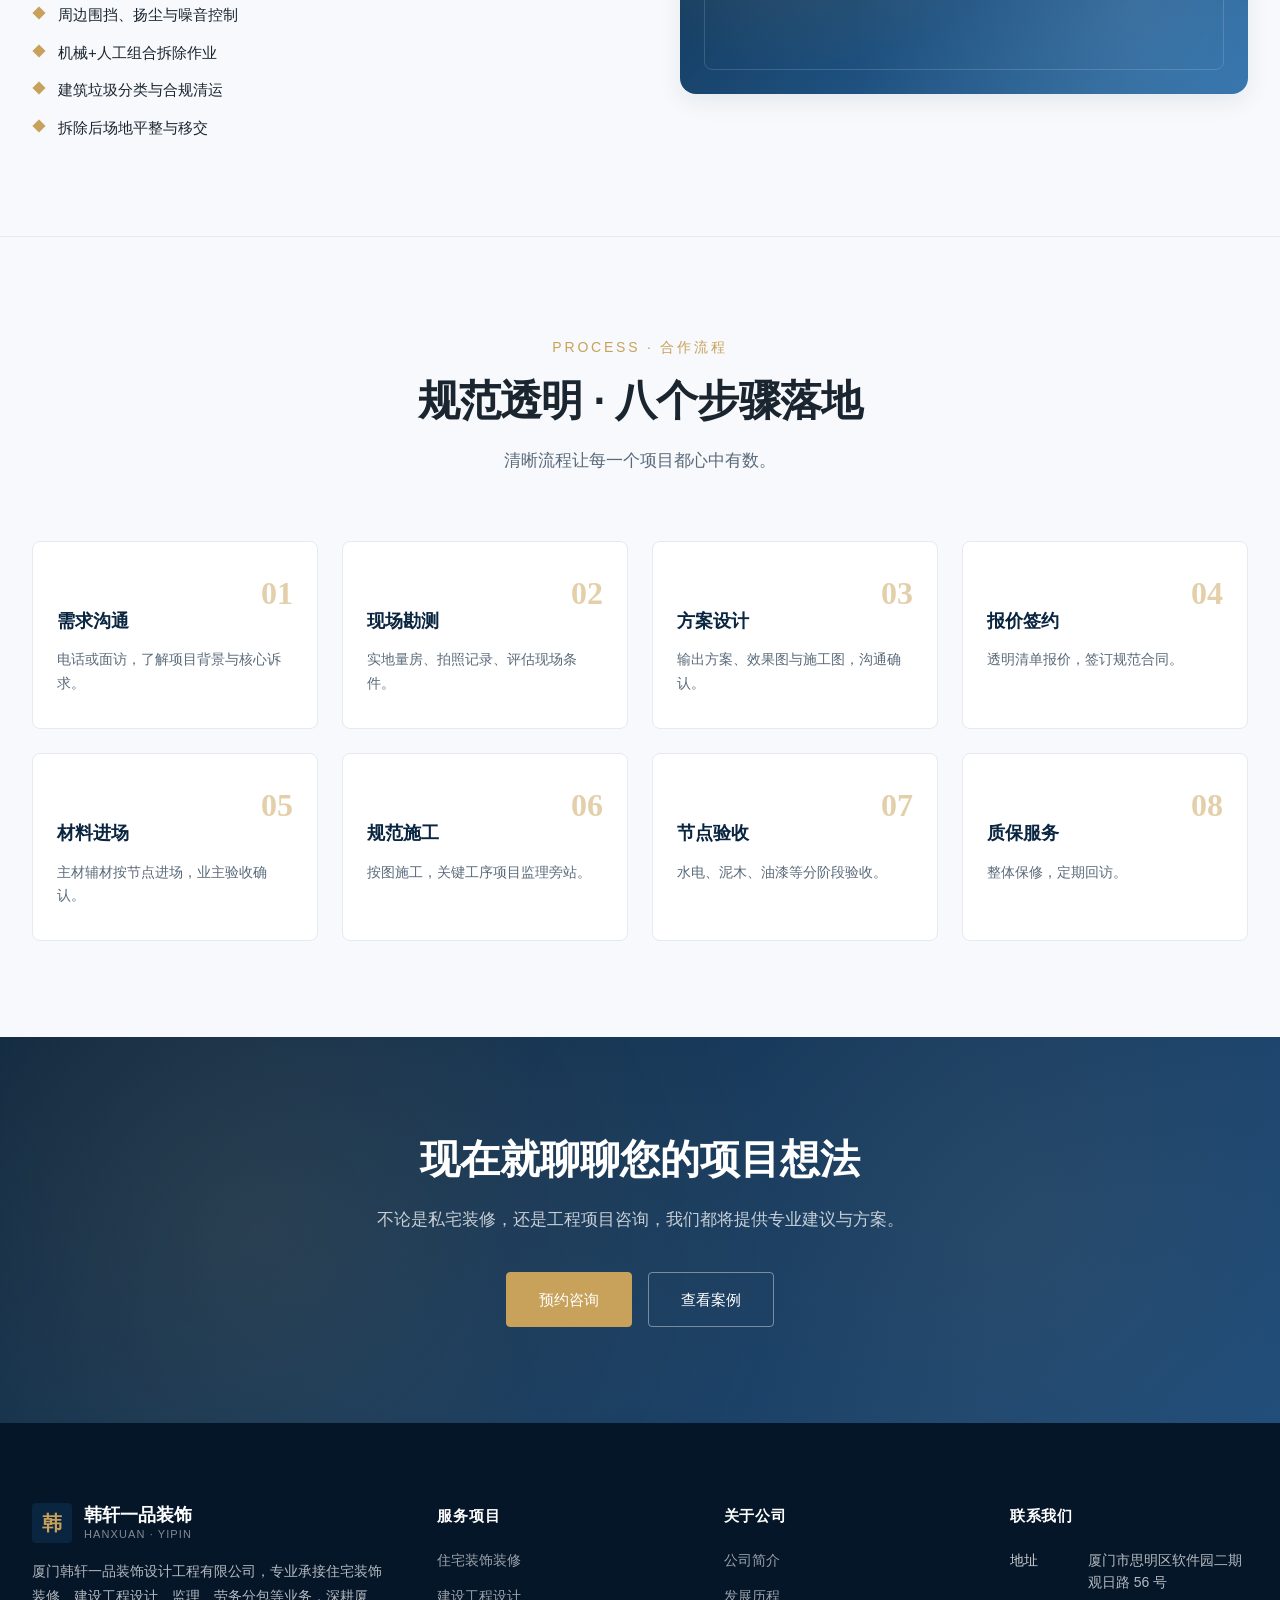
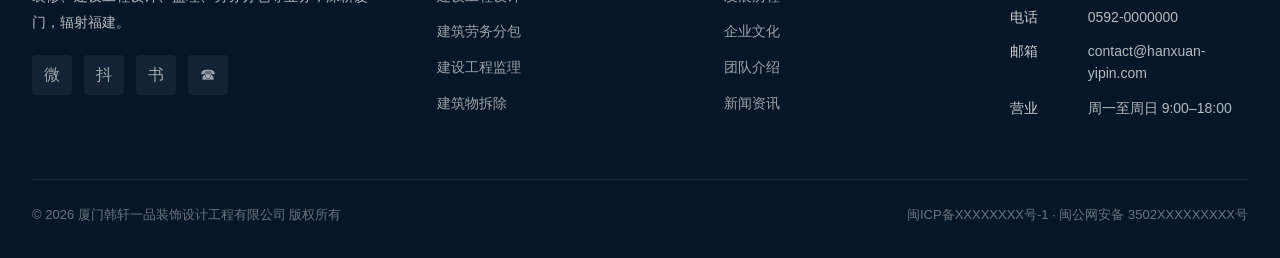
<file: services.html>
<!DOCTYPE html>
<html lang="zh-CN">
<head>
    <meta charset="UTF-8" />
    <meta name="viewport" content="width=device-width, initial-scale=1.0" />
    <title>产品服务 - 厦门韩轩一品装饰设计工程有限公司</title>
    <meta name="description" content="韩轩一品提供住宅室内装饰装修、建设工程设计、建筑劳务分包、建设工程监理、建筑物拆除等五大业务板块，专业可靠。" />
    <link rel="stylesheet" href="css/style.css" />
    <link rel="icon" href="data:image/svg+xml,%3Csvg xmlns='http://www.w3.org/2000/svg' viewBox='0 0 100 100'%3E%3Crect width='100' height='100' rx='20' fill='%230a2540'/%3E%3Ctext x='50' y='62' font-size='42' text-anchor='middle' fill='%23c8a25a' font-family='serif' font-weight='800'%3E韩%3C/text%3E%3C/svg%3E" />
    <style>
        /* 服务详情内页样式 */
        .service-detail { padding: 96px 0; border-bottom: 1px solid var(--color-border); }
        .service-detail:nth-child(even) { background: var(--color-bg-soft); }
        .service-detail-grid {
            display: grid;
            grid-template-columns: 1fr 1fr;
            gap: 80px;
            align-items: center;
        }
        .service-detail-grid.reverse { direction: rtl; }
        .service-detail-grid.reverse > * { direction: ltr; }
        @media (max-width: 960px) {
            .service-detail-grid { grid-template-columns: 1fr; gap: 48px; }
            .service-detail-grid.reverse { direction: ltr; }
        }
        .service-num {
            font-family: var(--font-serif);
            font-size: 72px;
            font-weight: 700;
            color: var(--color-accent);
            opacity: 0.3;
            line-height: 1;
            margin-bottom: 16px;
        }
        .service-detail h2 {
            font-size: clamp(28px, 4vw, 38px);
            font-weight: 700;
            color: var(--color-primary);
            margin-bottom: 20px;
            line-height: 1.2;
        }
        .service-detail-lead {
            font-size: 17px;
            color: var(--color-text-light);
            line-height: 1.8;
            margin-bottom: 32px;
        }
        .service-tags {
            display: flex;
            flex-wrap: wrap;
            gap: 8px;
            margin-bottom: 32px;
        }
        .service-tag {
            padding: 6px 14px;
            background: var(--color-bg-section);
            color: var(--color-primary);
            font-size: 13px;
            font-weight: 500;
            border-radius: 100px;
        }
        .service-scope {
            display: grid;
            gap: 12px;
        }
        .service-scope-item {
            display: flex;
            gap: 12px;
            align-items: flex-start;
            font-size: 15px;
            color: var(--color-text);
        }
        .service-scope-item::before {
            content: "◆";
            color: var(--color-accent);
            font-size: 14px;
            line-height: 1.7;
            flex-shrink: 0;
        }
        .service-visual {
            aspect-ratio: 4 / 3;
            background: linear-gradient(135deg, var(--color-primary), var(--color-primary-lighter));
            border-radius: var(--radius-lg);
            position: relative;
            overflow: hidden;
            box-shadow: var(--shadow-md);
        }
        .service-visual::before {
            content: "";
            position: absolute;
            inset: 0;
            background-image:
                radial-gradient(circle at 20% 30%, rgba(200, 162, 90, 0.25), transparent 50%),
                radial-gradient(circle at 80% 80%, rgba(255, 255, 255, 0.1), transparent 50%);
        }
        .service-visual-content {
            position: absolute;
            inset: 24px;
            border: 1px solid rgba(255, 255, 255, 0.15);
            border-radius: var(--radius-md);
            display: grid;
            place-items: center;
            color: rgba(255, 255, 255, 0.5);
            font-family: var(--font-serif);
            font-size: 80px;
        }

        .process-grid {
            display: grid;
            grid-template-columns: repeat(4, 1fr);
            gap: 24px;
        }
        @media (max-width: 768px) { .process-grid { grid-template-columns: 1fr 1fr; } }
        @media (max-width: 480px) { .process-grid { grid-template-columns: 1fr; } }
        .process-card {
            padding: 32px 24px;
            background: #fff;
            border-radius: var(--radius-md);
            position: relative;
            border: 1px solid var(--color-border);
        }
        .process-num {
            position: absolute;
            top: 24px;
            right: 24px;
            font-family: var(--font-serif);
            font-size: 32px;
            font-weight: 700;
            color: var(--color-accent);
            opacity: 0.5;
        }
        .process-card h5 {
            font-size: 18px;
            font-weight: 700;
            color: var(--color-primary);
            margin: 32px 0 12px;
        }
        .process-card p {
            font-size: 14px;
            color: var(--color-text-light);
            line-height: 1.7;
        }
    </style>
</head>
<body>

<!-- ============ 导航 ============ -->
<header class="nav">
    <div class="nav-inner">
        <a href="index.html" class="nav-logo">
            <span class="nav-logo-mark">韩</span>
            <span class="nav-logo-text">韩轩一品装饰<small>HANXUAN · YIPIN</small></span>
        </a>
        <nav class="nav-menu" id="navMenu">
            <a href="index.html" class="nav-link">首页</a>
            <a href="about.html" class="nav-link">关于我们</a>
            <a href="services.html" class="nav-link active">产品服务</a>
            <a href="cases.html" class="nav-link">客户案例</a>
            <a href="team.html" class="nav-link">团队介绍</a>
            <a href="news.html" class="nav-link">新闻资讯</a>
            <a href="contact.html" class="nav-link">联系我们</a>
            <a href="contact.html" class="btn btn-accent nav-cta">免费咨询</a>
        </nav>
        <button class="nav-toggle" id="navToggle" aria-label="菜单"><span></span></button>
    </div>
</header>

<!-- ============ Banner ============ -->
<section class="page-banner">
    <div class="container page-banner-inner">
        <h1>产品服务</h1>
        <p class="page-banner-sub">五大业务板块 · 全流程工程服务能力</p>
        <div class="breadcrumb">
            <a href="index.html">首页</a>
            <span class="breadcrumb-sep">/</span>
            <span>产品服务</span>
        </div>
    </div>
</section>

<!-- ============ 服务概览卡片 ============ -->
<section class="section">
    <div class="container">
        <div class="section-header fade-up">
            <span class="section-eyebrow">OUR SERVICES · 业务总览</span>
            <h2 class="section-title">一站式工程服务 · 全链路覆盖</h2>
            <p class="section-desc">
                从设计、施工、监理到拆除，韩轩一品构建完整的工程服务能力，让业主与项目方都能安心、省心、放心。
            </p>
        </div>
        <div class="services-grid fade-up">
            <div class="service-card">
                <div class="service-icon">01</div>
                <h3>住宅室内装饰装修</h3>
                <p>私宅、平层、别墅全案装饰装修服务。</p>
                <a href="#residential" class="more">查看详情</a>
            </div>
            <div class="service-card">
                <div class="service-icon">02</div>
                <h3>建设工程设计</h3>
                <p>方案、初设、施工图全过程设计。</p>
                <a href="#design" class="more">查看详情</a>
            </div>
            <div class="service-card">
                <div class="service-icon">03</div>
                <h3>建筑劳务分包</h3>
                <p>规范劳务管理，专业施工班组。</p>
                <a href="#labor" class="more">查看详情</a>
            </div>
            <div class="service-card">
                <div class="service-icon">04</div>
                <h3>建设工程监理</h3>
                <p>质量、进度、安全全方位监管。</p>
                <a href="#supervision" class="more">查看详情</a>
            </div>
            <div class="service-card">
                <div class="service-icon">05</div>
                <h3>建筑物拆除作业</h3>
                <p>安全环保规范化拆除（爆破除外）。</p>
                <a href="#demolition" class="more">查看详情</a>
            </div>
        </div>
    </div>
</section>

<!-- ============ 服务详情 1：住宅装饰 ============ -->
<section class="service-detail" id="residential">
    <div class="container">
        <div class="service-detail-grid fade-up">
            <div>
                <div class="service-num">01</div>
                <h2>住宅室内装饰装修</h2>
                <p class="service-detail-lead">
                    专注私宅、平层、别墅等居住空间的装饰装修，提供从户型规划、空间设计、硬装施工到软装搭配的全案服务，
                    致力于为您构筑兼具美感与功能的理想之家。
                </p>
                <div class="service-tags">
                    <span class="service-tag">私宅全案</span>
                    <span class="service-tag">平层装修</span>
                    <span class="service-tag">别墅装修</span>
                    <span class="service-tag">旧房翻新</span>
                    <span class="service-tag">软装搭配</span>
                </div>
                <div class="service-scope">
                    <div class="service-scope-item">户型规划与空间布局优化</div>
                    <div class="service-scope-item">水电、泥木、油漆等隐蔽工程与面层施工</div>
                    <div class="service-scope-item">橱柜、衣柜、门窗等定制安装服务</div>
                    <div class="service-scope-item">地板、瓷砖、墙板等主材铺装</div>
                    <div class="service-scope-item">家具、灯具、布艺等软装陈设搭配</div>
                    <div class="service-scope-item">环保材料选购与室内环境检测</div>
                </div>
            </div>
            <div class="service-visual">
                <div class="service-visual-content">🏠</div>
            </div>
        </div>
    </div>
</section>

<!-- ============ 服务详情 2：建设工程设计 ============ -->
<section class="service-detail" id="design">
    <div class="container">
        <div class="service-detail-grid reverse fade-up">
            <div>
                <div class="service-num">02</div>
                <h2>建设工程设计</h2>
                <p class="service-detail-lead">
                    拥有建设工程设计专业资质，提供方案设计、初步设计与施工图设计等全过程服务，
                    业务范围涵盖住宅、商业、办公及小型公共建筑。
                </p>
                <div class="service-tags">
                    <span class="service-tag">方案设计</span>
                    <span class="service-tag">初步设计</span>
                    <span class="service-tag">施工图设计</span>
                    <span class="service-tag">室内设计</span>
                    <span class="service-tag">改造设计</span>
                </div>
                <div class="service-scope">
                    <div class="service-scope-item">项目概念方案与平面布局推敲</div>
                    <div class="service-scope-item">效果图、SU 模型等可视化表达</div>
                    <div class="service-scope-item">施工图绘制与节点深化设计</div>
                    <div class="service-scope-item">材料样板与设计说明编制</div>
                    <div class="service-scope-item">施工配合与设计变更管理</div>
                </div>
            </div>
            <div class="service-visual">
                <div class="service-visual-content">📐</div>
            </div>
        </div>
    </div>
</section>

<!-- ============ 服务详情 3：建筑劳务 ============ -->
<section class="service-detail" id="labor">
    <div class="container">
        <div class="service-detail-grid fade-up">
            <div>
                <div class="service-num">03</div>
                <h2>建筑劳务分包</h2>
                <p class="service-detail-lead">
                    拥有建筑施工劳务不分等级资质，建立了稳定的劳务人员储备与培训体系，
                    为各类工程项目提供规范化、专业化的施工劳务服务。
                </p>
                <div class="service-tags">
                    <span class="service-tag">木工班组</span>
                    <span class="service-tag">泥水班组</span>
                    <span class="service-tag">水电班组</span>
                    <span class="service-tag">油漆班组</span>
                    <span class="service-tag">普工班组</span>
                </div>
                <div class="service-scope">
                    <div class="service-scope-item">实名制劳务人员管理</div>
                    <div class="service-scope-item">上岗前安全与技术培训</div>
                    <div class="service-scope-item">施工现场标准化作业</div>
                    <div class="service-scope-item">劳务人员考勤与工资代发</div>
                    <div class="service-scope-item">为总包/业主提供合规结算凭证</div>
                </div>
            </div>
            <div class="service-visual">
                <div class="service-visual-content">👷</div>
            </div>
        </div>
    </div>
</section>

<!-- ============ 服务详情 4：监理 ============ -->
<section class="service-detail" id="supervision">
    <div class="container">
        <div class="service-detail-grid reverse fade-up">
            <div>
                <div class="service-num">04</div>
                <h2>建设工程监理</h2>
                <p class="service-detail-lead">
                    具备房屋建筑工程监理资质，配备注册监理工程师团队，
                    对项目质量、进度、安全、文明施工进行全方位监督管理，让每一道工序都有据可循。
                </p>
                <div class="service-tags">
                    <span class="service-tag">质量监理</span>
                    <span class="service-tag">进度管控</span>
                    <span class="service-tag">安全监督</span>
                    <span class="service-tag">造价审核</span>
                    <span class="service-tag">验收交付</span>
                </div>
                <div class="service-scope">
                    <div class="service-scope-item">施工组织设计与专项方案审核</div>
                    <div class="service-scope-item">材料、构件进场验收见证取样</div>
                    <div class="service-scope-item">关键工序与隐蔽工程旁站监理</div>
                    <div class="service-scope-item">进度节点对比与纠偏</div>
                    <div class="service-scope-item">竣工预验收与质量评估报告</div>
                </div>
            </div>
            <div class="service-visual">
                <div class="service-visual-content">🔍</div>
            </div>
        </div>
    </div>
</section>

<!-- ============ 服务详情 5：拆除 ============ -->
<section class="service-detail" id="demolition">
    <div class="container">
        <div class="service-detail-grid fade-up">
            <div>
                <div class="service-num">05</div>
                <h2>建筑物拆除作业</h2>
                <p class="service-detail-lead">
                    拥有建筑物拆除作业资质（爆破作业除外），可承接各类建（构）筑物的安全拆除与清理，
                    在施工安全、环境保护、噪音管控等方面均建立完善的作业规范。
                </p>
                <div class="service-tags">
                    <span class="service-tag">室内拆除</span>
                    <span class="service-tag">厂房拆除</span>
                    <span class="service-tag">混凝土破碎</span>
                    <span class="service-tag">废料清运</span>
                    <span class="service-tag">安全围护</span>
                </div>
                <div class="service-scope">
                    <div class="service-scope-item">拆除前现场勘查与方案编制</div>
                    <div class="service-scope-item">周边围挡、扬尘与噪音控制</div>
                    <div class="service-scope-item">机械+人工组合拆除作业</div>
                    <div class="service-scope-item">建筑垃圾分类与合规清运</div>
                    <div class="service-scope-item">拆除后场地平整与移交</div>
                </div>
            </div>
            <div class="service-visual">
                <div class="service-visual-content">🏗️</div>
            </div>
        </div>
    </div>
</section>

<!-- ============ 服务流程 ============ -->
<section class="section section-soft">
    <div class="container">
        <div class="section-header fade-up">
            <span class="section-eyebrow">PROCESS · 合作流程</span>
            <h2 class="section-title">规范透明 · 八个步骤落地</h2>
            <p class="section-desc">清晰流程让每一个项目都心中有数。</p>
        </div>
        <div class="process-grid fade-up">
            <div class="process-card">
                <span class="process-num">01</span>
                <h5>需求沟通</h5>
                <p>电话或面访，了解项目背景与核心诉求。</p>
            </div>
            <div class="process-card">
                <span class="process-num">02</span>
                <h5>现场勘测</h5>
                <p>实地量房、拍照记录、评估现场条件。</p>
            </div>
            <div class="process-card">
                <span class="process-num">03</span>
                <h5>方案设计</h5>
                <p>输出方案、效果图与施工图，沟通确认。</p>
            </div>
            <div class="process-card">
                <span class="process-num">04</span>
                <h5>报价签约</h5>
                <p>透明清单报价，签订规范合同。</p>
            </div>
            <div class="process-card">
                <span class="process-num">05</span>
                <h5>材料进场</h5>
                <p>主材辅材按节点进场，业主验收确认。</p>
            </div>
            <div class="process-card">
                <span class="process-num">06</span>
                <h5>规范施工</h5>
                <p>按图施工，关键工序项目监理旁站。</p>
            </div>
            <div class="process-card">
                <span class="process-num">07</span>
                <h5>节点验收</h5>
                <p>水电、泥木、油漆等分阶段验收。</p>
            </div>
            <div class="process-card">
                <span class="process-num">08</span>
                <h5>质保服务</h5>
                <p>整体保修，定期回访。</p>
            </div>
        </div>
    </div>
</section>

<!-- ============ CTA ============ -->
<section class="section cta-section">
    <div class="container">
        <div class="cta-inner fade-up">
            <h2>现在就聊聊您的项目想法</h2>
            <p>不论是私宅装修，还是工程项目咨询，我们都将提供专业建议与方案。</p>
            <div class="cta-actions">
                <a href="contact.html" class="btn btn-accent">预约咨询</a>
                <a href="cases.html" class="btn btn-outline-light">查看案例</a>
            </div>
        </div>
    </div>
</section>

<!-- ============ 页脚 ============ -->
<footer class="footer">
    <div class="container">
        <div class="footer-grid">
            <div class="footer-brand">
                <a href="index.html" class="nav-logo">
                    <span class="nav-logo-mark">韩</span>
                    <span class="nav-logo-text" style="color:#fff">韩轩一品装饰<small style="color:rgba(255,255,255,.5)">HANXUAN · YIPIN</small></span>
                </a>
                <p>厦门韩轩一品装饰设计工程有限公司，专业承接住宅装饰装修、建设工程设计、监理、劳务分包等业务，深耕厦门，辐射福建。</p>
                <div class="footer-social">
                    <a href="#" aria-label="微信">微</a>
                    <a href="#" aria-label="抖音">抖</a>
                    <a href="#" aria-label="小红书">书</a>
                    <a href="#" aria-label="电话">☎</a>
                </div>
            </div>
            <div>
                <h5>服务项目</h5>
                <div class="footer-links">
                    <a href="services.html#residential">住宅装饰装修</a>
                    <a href="services.html#design">建设工程设计</a>
                    <a href="services.html#labor">建筑劳务分包</a>
                    <a href="services.html#supervision">建设工程监理</a>
                    <a href="services.html#demolition">建筑物拆除</a>
                </div>
            </div>
            <div>
                <h5>关于公司</h5>
                <div class="footer-links">
                    <a href="about.html">公司简介</a>
                    <a href="about.html#timeline">发展历程</a>
                    <a href="about.html#culture">企业文化</a>
                    <a href="team.html">团队介绍</a>
                    <a href="news.html">新闻资讯</a>
                </div>
            </div>
            <div>
                <h5>联系我们</h5>
                <div class="footer-contact-item"><strong>地址</strong><span>厦门市思明区软件园二期观日路 56 号</span></div>
                <div class="footer-contact-item"><strong>电话</strong><span>0592-0000000</span></div>
                <div class="footer-contact-item"><strong>邮箱</strong><span>contact@hanxuan-yipin.com</span></div>
                <div class="footer-contact-item"><strong>营业</strong><span>周一至周日 9:00–18:00</span></div>
            </div>
        </div>
        <div class="footer-bottom">
            <span>© 2026 厦门韩轩一品装饰设计工程有限公司 版权所有</span>
            <span>闽ICP备XXXXXXXX号-1 · 闽公网安备 3502XXXXXXXXX号</span>
        </div>
    </div>
</footer>

<script src="js/main.js"></script>
</body>
</html>
</file>
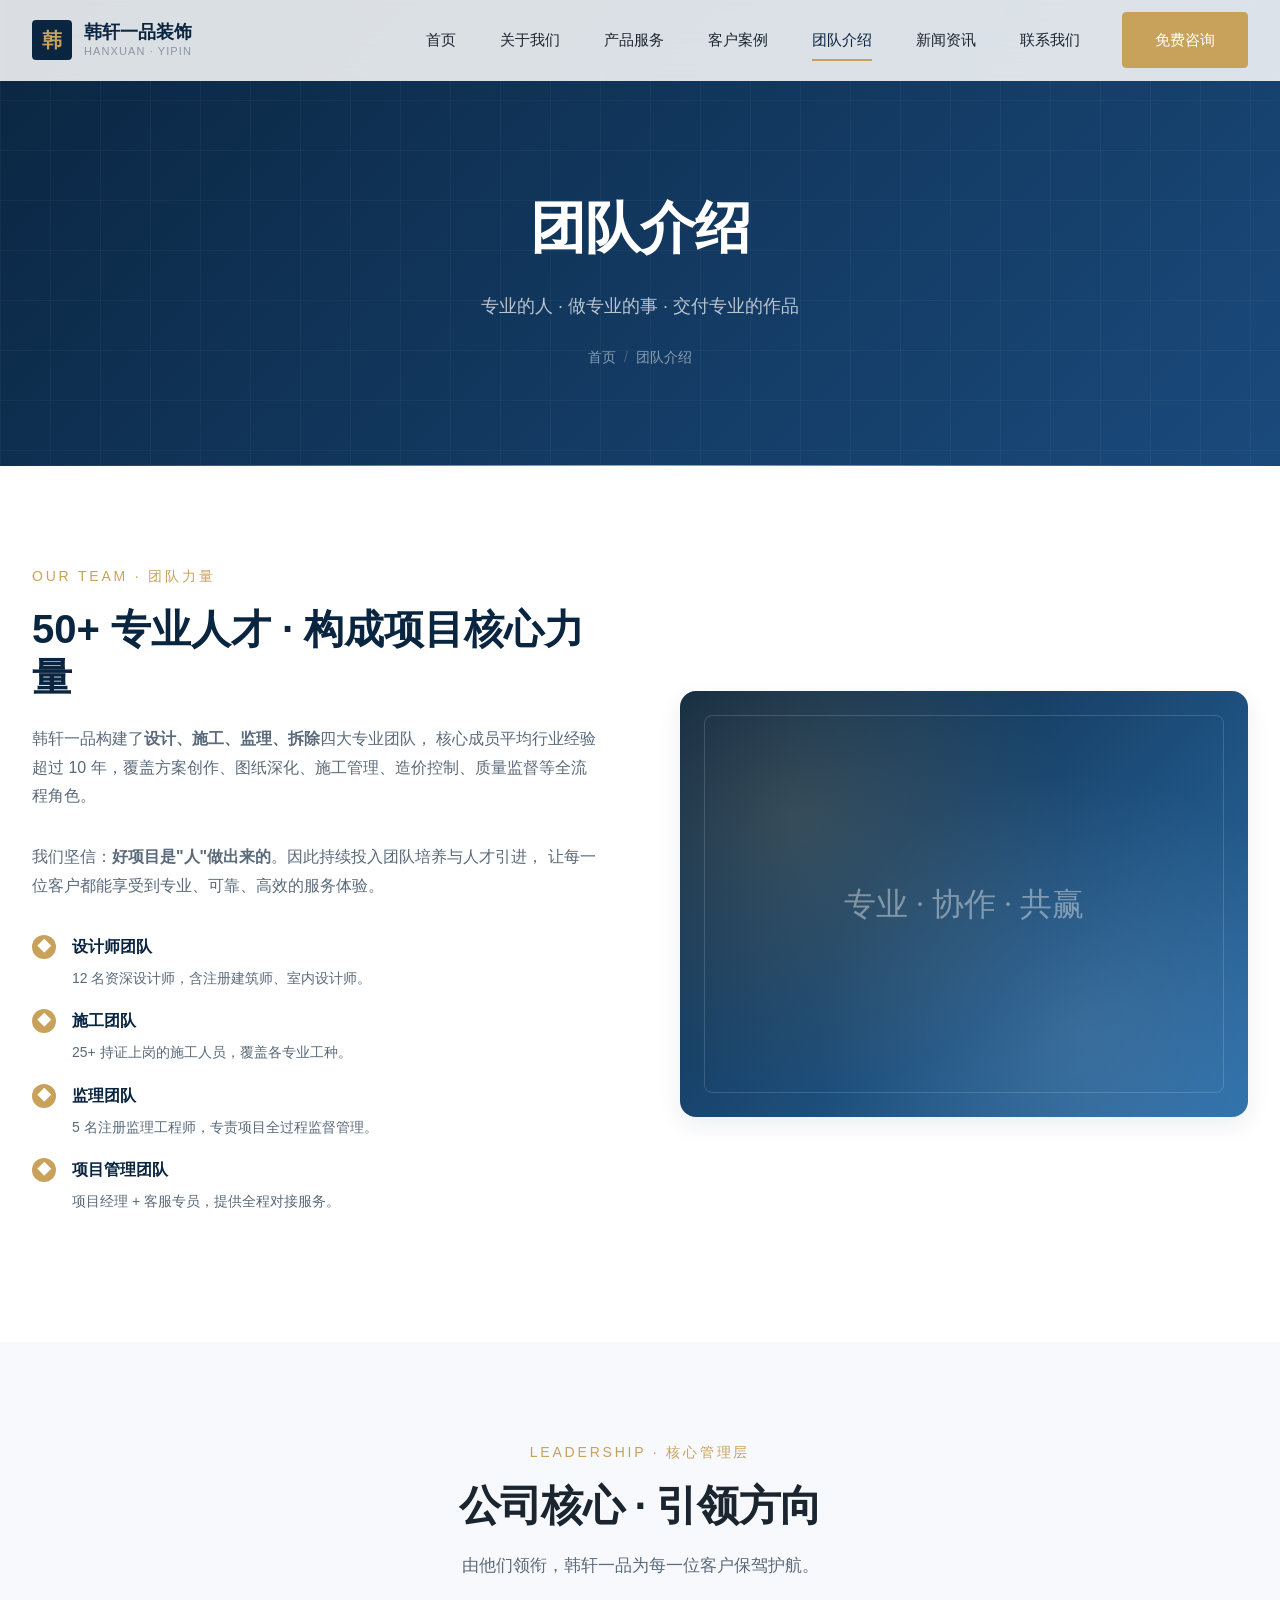
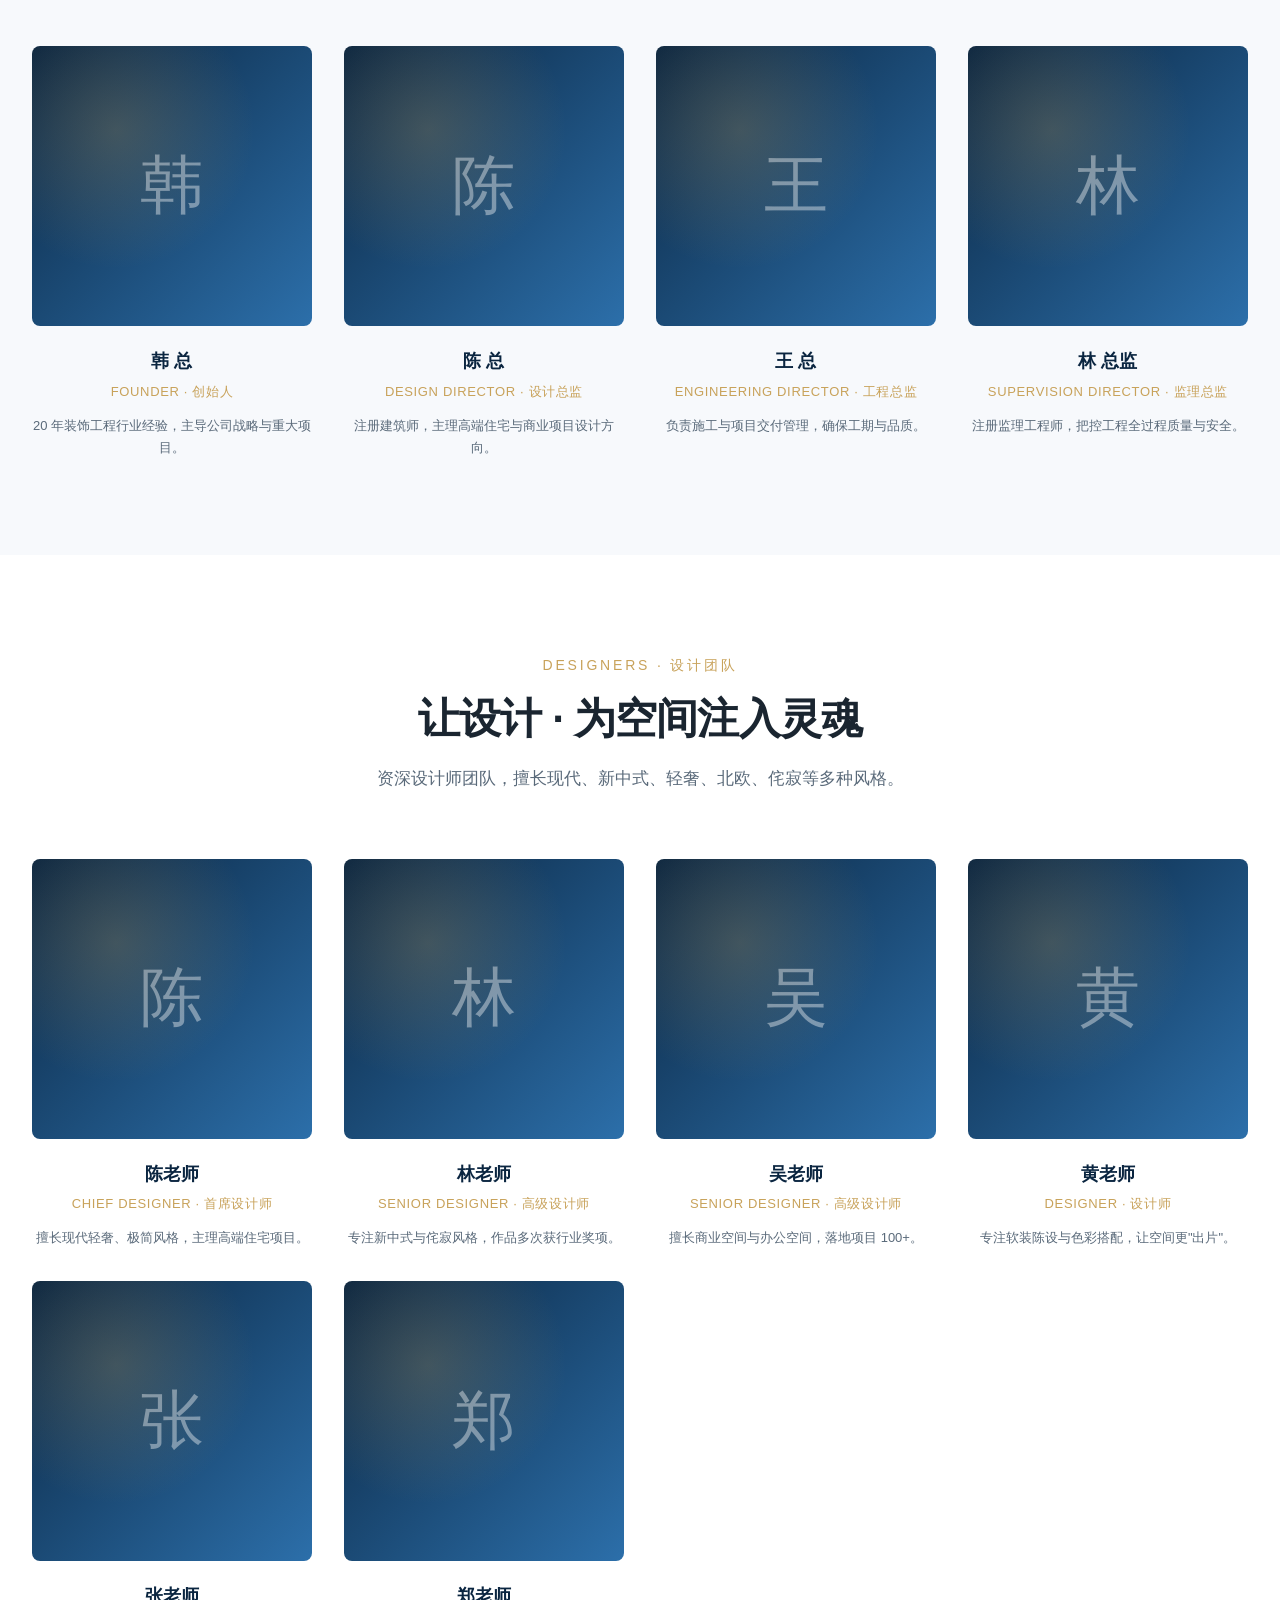
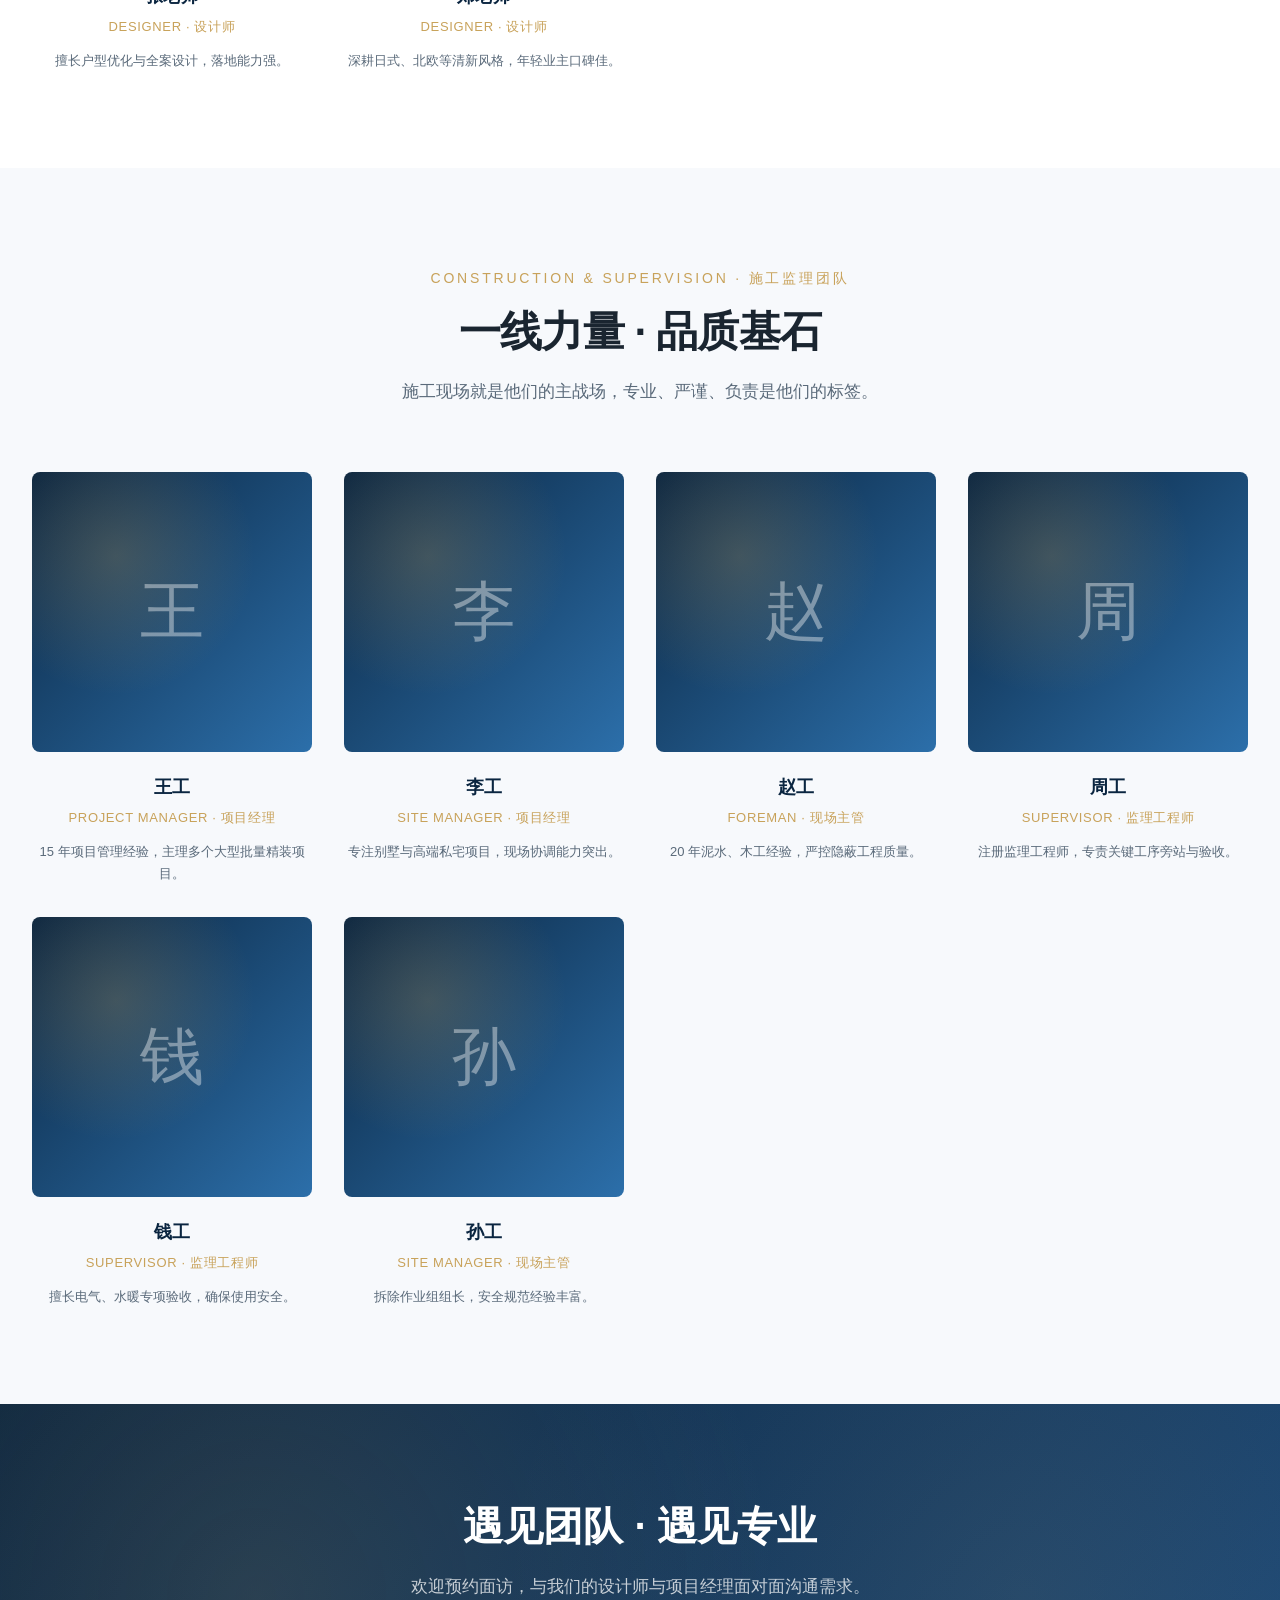
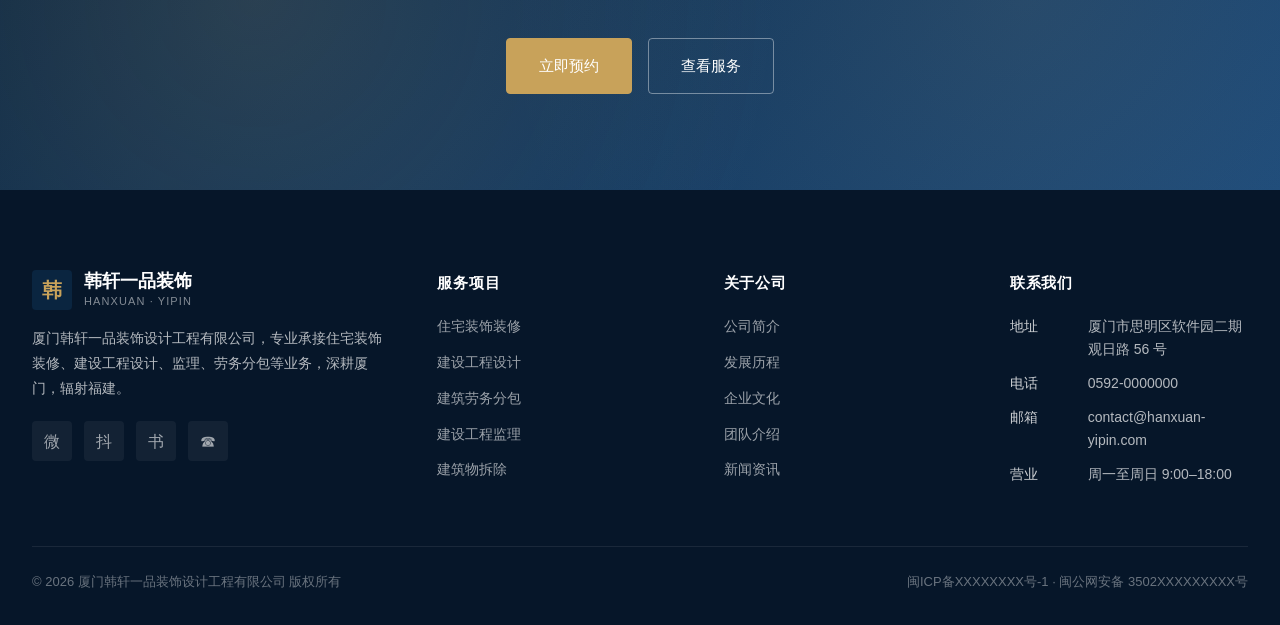
<file: team.html>
<!DOCTYPE html>
<html lang="zh-CN">
<head>
    <meta charset="UTF-8" />
    <meta name="viewport" content="width=device-width, initial-scale=1.0" />
    <title>团队介绍 - 厦门韩轩一品装饰设计工程有限公司</title>
    <meta name="description" content="了解韩轩一品核心团队：设计、施工、监理、拆除四大专业团队的领军人才。" />
    <link rel="stylesheet" href="css/style.css" />
    <link rel="icon" href="data:image/svg+xml,%3Csvg xmlns='http://www.w3.org/2000/svg' viewBox='0 0 100 100'%3E%3Crect width='100' height='100' rx='20' fill='%230a2540'/%3E%3Ctext x='50' y='62' font-size='42' text-anchor='middle' fill='%23c8a25a' font-family='serif' font-weight='800'%3E韩%3C/text%3E%3C/svg%3E" />
</head>
<body>

<!-- ============ 导航 ============ -->
<header class="nav">
    <div class="nav-inner">
        <a href="index.html" class="nav-logo">
            <span class="nav-logo-mark">韩</span>
            <span class="nav-logo-text">韩轩一品装饰<small>HANXUAN · YIPIN</small></span>
        </a>
        <nav class="nav-menu" id="navMenu">
            <a href="index.html" class="nav-link">首页</a>
            <a href="about.html" class="nav-link">关于我们</a>
            <a href="services.html" class="nav-link">产品服务</a>
            <a href="cases.html" class="nav-link">客户案例</a>
            <a href="team.html" class="nav-link active">团队介绍</a>
            <a href="news.html" class="nav-link">新闻资讯</a>
            <a href="contact.html" class="nav-link">联系我们</a>
            <a href="contact.html" class="btn btn-accent nav-cta">免费咨询</a>
        </nav>
        <button class="nav-toggle" id="navToggle" aria-label="菜单"><span></span></button>
    </div>
</header>

<!-- ============ Banner ============ -->
<section class="page-banner">
    <div class="container page-banner-inner">
        <h1>团队介绍</h1>
        <p class="page-banner-sub">专业的人 · 做专业的事 · 交付专业的作品</p>
        <div class="breadcrumb">
            <a href="index.html">首页</a>
            <span class="breadcrumb-sep">/</span>
            <span>团队介绍</span>
        </div>
    </div>
</section>

<!-- ============ 团队总览 ============ -->
<section class="section">
    <div class="container">
        <div class="feature-section fade-up">
            <div class="feature-content">
                <span class="section-eyebrow">OUR TEAM · 团队力量</span>
                <h2>50+ 专业人才 · 构成项目核心力量</h2>
                <p>
                    韩轩一品构建了<strong>设计、施工、监理、拆除</strong>四大专业团队，
                    核心成员平均行业经验超过 10 年，覆盖方案创作、图纸深化、施工管理、造价控制、质量监督等全流程角色。
                </p>
                <p>
                    我们坚信：<strong>好项目是"人"做出来的</strong>。因此持续投入团队培养与人才引进，
                    让每一位客户都能享受到专业、可靠、高效的服务体验。
                </p>
                <div class="feature-list" style="margin-top: 32px;">
                    <div class="feature-item">
                        <span class="feature-item-icon">◆</span>
                        <div class="feature-item-text">
                            <strong>设计师团队</strong>
                            <span>12 名资深设计师，含注册建筑师、室内设计师。</span>
                        </div>
                    </div>
                    <div class="feature-item">
                        <span class="feature-item-icon">◆</span>
                        <div class="feature-item-text">
                            <strong>施工团队</strong>
                            <span>25+ 持证上岗的施工人员，覆盖各专业工种。</span>
                        </div>
                    </div>
                    <div class="feature-item">
                        <span class="feature-item-icon">◆</span>
                        <div class="feature-item-text">
                            <strong>监理团队</strong>
                            <span>5 名注册监理工程师，专责项目全过程监督管理。</span>
                        </div>
                    </div>
                    <div class="feature-item">
                        <span class="feature-item-icon">◆</span>
                        <div class="feature-item-text">
                            <strong>项目管理团队</strong>
                            <span>项目经理 + 客服专员，提供全程对接服务。</span>
                        </div>
                    </div>
                </div>
            </div>
            <div class="feature-image">
                <div class="feature-image-pattern">专业 · 协作 · 共赢</div>
            </div>
        </div>
    </div>
</section>

<!-- ============ 核心管理团队 ============ -->
<section class="section section-soft">
    <div class="container">
        <div class="section-header fade-up">
            <span class="section-eyebrow">LEADERSHIP · 核心管理层</span>
            <h2 class="section-title">公司核心 · 引领方向</h2>
            <p class="section-desc">由他们领衔，韩轩一品为每一位客户保驾护航。</p>
        </div>
        <div class="team-grid fade-up">
            <div class="team-card">
                <div class="team-avatar">
                    <div class="team-avatar-icon">韩</div>
                </div>
                <h4>韩 总</h4>
                <div class="team-role">FOUNDER · 创始人</div>
                <p class="team-desc">20 年装饰工程行业经验，主导公司战略与重大项目。</p>
            </div>
            <div class="team-card">
                <div class="team-avatar">
                    <div class="team-avatar-icon">陈</div>
                </div>
                <h4>陈 总</h4>
                <div class="team-role">DESIGN DIRECTOR · 设计总监</div>
                <p class="team-desc">注册建筑师，主理高端住宅与商业项目设计方向。</p>
            </div>
            <div class="team-card">
                <div class="team-avatar">
                    <div class="team-avatar-icon">王</div>
                </div>
                <h4>王 总</h4>
                <div class="team-role">ENGINEERING DIRECTOR · 工程总监</div>
                <p class="team-desc">负责施工与项目交付管理，确保工期与品质。</p>
            </div>
            <div class="team-card">
                <div class="team-avatar">
                    <div class="team-avatar-icon">林</div>
                </div>
                <h4>林 总监</h4>
                <div class="team-role">SUPERVISION DIRECTOR · 监理总监</div>
                <p class="team-desc">注册监理工程师，把控工程全过程质量与安全。</p>
            </div>
        </div>
    </div>
</section>

<!-- ============ 设计团队 ============ -->
<section class="section">
    <div class="container">
        <div class="section-header fade-up">
            <span class="section-eyebrow">DESIGNERS · 设计团队</span>
            <h2 class="section-title">让设计 · 为空间注入灵魂</h2>
            <p class="section-desc">资深设计师团队，擅长现代、新中式、轻奢、北欧、侘寂等多种风格。</p>
        </div>
        <div class="team-grid fade-up">
            <div class="team-card">
                <div class="team-avatar"><div class="team-avatar-icon">陈</div></div>
                <h4>陈老师</h4>
                <div class="team-role">CHIEF DESIGNER · 首席设计师</div>
                <p class="team-desc">擅长现代轻奢、极简风格，主理高端住宅项目。</p>
            </div>
            <div class="team-card">
                <div class="team-avatar"><div class="team-avatar-icon">林</div></div>
                <h4>林老师</h4>
                <div class="team-role">SENIOR DESIGNER · 高级设计师</div>
                <p class="team-desc">专注新中式与侘寂风格，作品多次获行业奖项。</p>
            </div>
            <div class="team-card">
                <div class="team-avatar"><div class="team-avatar-icon">吴</div></div>
                <h4>吴老师</h4>
                <div class="team-role">SENIOR DESIGNER · 高级设计师</div>
                <p class="team-desc">擅长商业空间与办公空间，落地项目 100+。</p>
            </div>
            <div class="team-card">
                <div class="team-avatar"><div class="team-avatar-icon">黄</div></div>
                <h4>黄老师</h4>
                <div class="team-role">DESIGNER · 设计师</div>
                <p class="team-desc">专注软装陈设与色彩搭配，让空间更"出片"。</p>
            </div>
            <div class="team-card">
                <div class="team-avatar"><div class="team-avatar-icon">张</div></div>
                <h4>张老师</h4>
                <div class="team-role">DESIGNER · 设计师</div>
                <p class="team-desc">擅长户型优化与全案设计，落地能力强。</p>
            </div>
            <div class="team-card">
                <div class="team-avatar"><div class="team-avatar-icon">郑</div></div>
                <h4>郑老师</h4>
                <div class="team-role">DESIGNER · 设计师</div>
                <p class="team-desc">深耕日式、北欧等清新风格，年轻业主口碑佳。</p>
            </div>
        </div>
    </div>
</section>

<!-- ============ 施工与监理团队 ============ -->
<section class="section section-soft">
    <div class="container">
        <div class="section-header fade-up">
            <span class="section-eyebrow">CONSTRUCTION & SUPERVISION · 施工监理团队</span>
            <h2 class="section-title">一线力量 · 品质基石</h2>
            <p class="section-desc">施工现场就是他们的主战场，专业、严谨、负责是他们的标签。</p>
        </div>
        <div class="team-grid fade-up">
            <div class="team-card">
                <div class="team-avatar"><div class="team-avatar-icon">王</div></div>
                <h4>王工</h4>
                <div class="team-role">PROJECT MANAGER · 项目经理</div>
                <p class="team-desc">15 年项目管理经验，主理多个大型批量精装项目。</p>
            </div>
            <div class="team-card">
                <div class="team-avatar"><div class="team-avatar-icon">李</div></div>
                <h4>李工</h4>
                <div class="team-role">SITE MANAGER · 项目经理</div>
                <p class="team-desc">专注别墅与高端私宅项目，现场协调能力突出。</p>
            </div>
            <div class="team-card">
                <div class="team-avatar"><div class="team-avatar-icon">赵</div></div>
                <h4>赵工</h4>
                <div class="team-role">FOREMAN · 现场主管</div>
                <p class="team-desc">20 年泥水、木工经验，严控隐蔽工程质量。</p>
            </div>
            <div class="team-card">
                <div class="team-avatar"><div class="team-avatar-icon">周</div></div>
                <h4>周工</h4>
                <div class="team-role">SUPERVISOR · 监理工程师</div>
                <p class="team-desc">注册监理工程师，专责关键工序旁站与验收。</p>
            </div>
            <div class="team-card">
                <div class="team-avatar"><div class="team-avatar-icon">钱</div></div>
                <h4>钱工</h4>
                <div class="team-role">SUPERVISOR · 监理工程师</div>
                <p class="team-desc">擅长电气、水暖专项验收，确保使用安全。</p>
            </div>
            <div class="team-card">
                <div class="team-avatar"><div class="team-avatar-icon">孙</div></div>
                <h4>孙工</h4>
                <div class="team-role">SITE MANAGER · 现场主管</div>
                <p class="team-desc">拆除作业组组长，安全规范经验丰富。</p>
            </div>
        </div>
    </div>
</section>

<!-- ============ CTA ============ -->
<section class="section cta-section">
    <div class="container">
        <div class="cta-inner fade-up">
            <h2>遇见团队 · 遇见专业</h2>
            <p>欢迎预约面访，与我们的设计师与项目经理面对面沟通需求。</p>
            <div class="cta-actions">
                <a href="contact.html" class="btn btn-accent">立即预约</a>
                <a href="services.html" class="btn btn-outline-light">查看服务</a>
            </div>
        </div>
    </div>
</section>

<!-- ============ 页脚 ============ -->
<footer class="footer">
    <div class="container">
        <div class="footer-grid">
            <div class="footer-brand">
                <a href="index.html" class="nav-logo">
                    <span class="nav-logo-mark">韩</span>
                    <span class="nav-logo-text" style="color:#fff">韩轩一品装饰<small style="color:rgba(255,255,255,.5)">HANXUAN · YIPIN</small></span>
                </a>
                <p>厦门韩轩一品装饰设计工程有限公司，专业承接住宅装饰装修、建设工程设计、监理、劳务分包等业务，深耕厦门，辐射福建。</p>
                <div class="footer-social">
                    <a href="#" aria-label="微信">微</a>
                    <a href="#" aria-label="抖音">抖</a>
                    <a href="#" aria-label="小红书">书</a>
                    <a href="#" aria-label="电话">☎</a>
                </div>
            </div>
            <div>
                <h5>服务项目</h5>
                <div class="footer-links">
                    <a href="services.html#residential">住宅装饰装修</a>
                    <a href="services.html#design">建设工程设计</a>
                    <a href="services.html#labor">建筑劳务分包</a>
                    <a href="services.html#supervision">建设工程监理</a>
                    <a href="services.html#demolition">建筑物拆除</a>
                </div>
            </div>
            <div>
                <h5>关于公司</h5>
                <div class="footer-links">
                    <a href="about.html">公司简介</a>
                    <a href="about.html#timeline">发展历程</a>
                    <a href="about.html#culture">企业文化</a>
                    <a href="team.html">团队介绍</a>
                    <a href="news.html">新闻资讯</a>
                </div>
            </div>
            <div>
                <h5>联系我们</h5>
                <div class="footer-contact-item"><strong>地址</strong><span>厦门市思明区软件园二期观日路 56 号</span></div>
                <div class="footer-contact-item"><strong>电话</strong><span>0592-0000000</span></div>
                <div class="footer-contact-item"><strong>邮箱</strong><span>contact@hanxuan-yipin.com</span></div>
                <div class="footer-contact-item"><strong>营业</strong><span>周一至周日 9:00–18:00</span></div>
            </div>
        </div>
        <div class="footer-bottom">
            <span>© 2026 厦门韩轩一品装饰设计工程有限公司 版权所有</span>
            <span>闽ICP备XXXXXXXX号-1 · 闽公网安备 3502XXXXXXXXX号</span>
        </div>
    </div>
</footer>

<script src="js/main.js"></script>
</body>
</html>
</file>
<file: css/style.css>
/* =====================================================
   厦门韩轩一品装饰设计工程有限公司 · 企业官网样式
   风格：简约大气 / 商务深蓝
   ===================================================== */

/* ---------- CSS 变量 ---------- */
:root {
    --color-primary: #0a2540;        /* 主深蓝 */
    --color-primary-light: #1a4a7c;  /* 中蓝 */
    --color-primary-lighter: #2c6faa;/* 浅蓝 */
    --color-accent: #c8a25a;         /* 金色点缀 */
    --color-accent-dark: #a07f3d;
    --color-text: #1a2530;
    --color-text-light: #5a6a7a;
    --color-text-muted: #8a96a3;
    --color-bg: #ffffff;
    --color-bg-soft: #f7f9fc;
    --color-bg-section: #f1f5fa;
    --color-border: #e5eaf0;
    --color-border-soft: #eef2f7;
    --shadow-sm: 0 2px 8px rgba(10, 37, 64, 0.06);
    --shadow-md: 0 8px 24px rgba(10, 37, 64, 0.08);
    --shadow-lg: 0 20px 60px rgba(10, 37, 64, 0.12);
    --radius-sm: 4px;
    --radius-md: 8px;
    --radius-lg: 16px;
    --transition: 0.35s cubic-bezier(0.4, 0, 0.2, 1);
    --font-sans: -apple-system, BlinkMacSystemFont, "Segoe UI", "PingFang SC",
                 "Hiragino Sans GB", "Microsoft YaHei", "Helvetica Neue",
                 Helvetica, Arial, sans-serif;
    --font-serif: "Noto Serif SC", "Source Han Serif SC", "PingFang SC",
                   "Microsoft YaHei", serif;
    --max-width: 1280px;
}

/* ---------- Reset ---------- */
*, *::before, *::after { box-sizing: border-box; margin: 0; padding: 0; }
html { scroll-behavior: smooth; -webkit-text-size-adjust: 100%; }
body {
    font-family: var(--font-sans);
    font-size: 16px;
    line-height: 1.7;
    color: var(--color-text);
    background: var(--color-bg);
    overflow-x: hidden;
    -webkit-font-smoothing: antialiased;
    -moz-osx-font-smoothing: grayscale;
}
img { max-width: 100%; height: auto; display: block; }
a { color: inherit; text-decoration: none; transition: color var(--transition); }
a:hover { color: var(--color-accent); }
ul, ol { list-style: none; }
button { cursor: pointer; font-family: inherit; border: none; background: none; }
input, textarea { font-family: inherit; }

/* ---------- 通用 ---------- */
.container {
    max-width: var(--max-width);
    margin: 0 auto;
    padding: 0 32px;
}
@media (max-width: 768px) {
    .container { padding: 0 20px; }
}

.section { padding: 96px 0; }
@media (max-width: 768px) { .section { padding: 64px 0; } }

.section-soft { background: var(--color-bg-soft); }
.section-dark {
    background: var(--color-primary);
    color: #fff;
}

.section-header { text-align: center; margin-bottom: 64px; }
.section-eyebrow {
    display: inline-block;
    font-size: 14px;
    font-weight: 500;
    letter-spacing: 0.2em;
    color: var(--color-accent);
    text-transform: uppercase;
    margin-bottom: 16px;
}
.section-title {
    font-size: clamp(28px, 4vw, 42px);
    font-weight: 700;
    line-height: 1.2;
    margin-bottom: 20px;
    letter-spacing: -0.02em;
}
.section-desc {
    max-width: 680px;
    margin: 0 auto;
    font-size: 17px;
    color: var(--color-text-light);
    line-height: 1.8;
}
.section-dark .section-title { color: #fff; }
.section-dark .section-desc { color: rgba(255, 255, 255, 0.7); }

/* ---------- 按钮 ---------- */
.btn {
    display: inline-flex;
    align-items: center;
    gap: 8px;
    padding: 14px 32px;
    font-size: 15px;
    font-weight: 500;
    border-radius: var(--radius-sm);
    transition: all var(--transition);
    cursor: pointer;
    white-space: nowrap;
}
.btn-primary {
    background: var(--color-primary);
    color: #fff;
    border: 1px solid var(--color-primary);
}
.btn-primary:hover {
    background: var(--color-primary-light);
    border-color: var(--color-primary-light);
    color: #fff;
    transform: translateY(-2px);
    box-shadow: var(--shadow-md);
}
.btn-accent {
    background: var(--color-accent);
    color: #fff;
    border: 1px solid var(--color-accent);
}
.btn-accent:hover {
    background: var(--color-accent-dark);
    border-color: var(--color-accent-dark);
    color: #fff;
    transform: translateY(-2px);
}
.btn-outline {
    background: transparent;
    color: var(--color-primary);
    border: 1px solid var(--color-primary);
}
.btn-outline:hover {
    background: var(--color-primary);
    color: #fff;
}
.btn-outline-light {
    background: transparent;
    color: #fff;
    border: 1px solid rgba(255, 255, 255, 0.4);
}
.btn-outline-light:hover {
    background: #fff;
    color: var(--color-primary);
    border-color: #fff;
}

/* ---------- 导航栏 ---------- */
.nav {
    position: fixed;
    top: 0;
    left: 0;
    right: 0;
    z-index: 100;
    background: rgba(255, 255, 255, 0.85);
    backdrop-filter: blur(20px);
    -webkit-backdrop-filter: blur(20px);
    border-bottom: 1px solid transparent;
    transition: all var(--transition);
}
.nav.scrolled {
    background: rgba(255, 255, 255, 0.96);
    border-bottom-color: var(--color-border);
    box-shadow: var(--shadow-sm);
}
.nav-inner {
    display: flex;
    align-items: center;
    justify-content: space-between;
    height: 80px;
    max-width: var(--max-width);
    margin: 0 auto;
    padding: 0 32px;
}
.nav-logo {
    display: flex;
    align-items: center;
    gap: 12px;
    font-weight: 700;
    font-size: 18px;
    color: var(--color-primary);
}
.nav-logo-mark {
    width: 40px;
    height: 40px;
    background: var(--color-primary);
    color: var(--color-accent);
    display: grid;
    place-items: center;
    border-radius: var(--radius-sm);
    font-size: 20px;
    font-weight: 800;
    font-family: var(--font-serif);
}
.nav-logo-text { line-height: 1.2; }
.nav-logo-text small {
    display: block;
    font-size: 11px;
    font-weight: 400;
    color: var(--color-text-muted);
    letter-spacing: 0.1em;
    margin-top: 2px;
}
.nav-menu {
    display: flex;
    align-items: center;
    gap: 8px;
}
.nav-link {
    position: relative;
    padding: 12px 18px;
    font-size: 15px;
    font-weight: 500;
    color: var(--color-text);
}
.nav-link::after {
    content: "";
    position: absolute;
    left: 50%;
    bottom: 4px;
    width: 0;
    height: 2px;
    background: var(--color-accent);
    transition: all var(--transition);
    transform: translateX(-50%);
}
.nav-link:hover::after,
.nav-link.active::after {
    width: calc(100% - 36px);
}
.nav-link.active { color: var(--color-primary); }
.nav-cta { margin-left: 16px; }
.nav-toggle {
    display: none;
    width: 40px;
    height: 40px;
    align-items: center;
    justify-content: center;
}
.nav-toggle span {
    display: block;
    width: 22px;
    height: 2px;
    background: var(--color-primary);
    position: relative;
    transition: all var(--transition);
}
.nav-toggle span::before,
.nav-toggle span::after {
    content: "";
    position: absolute;
    left: 0;
    width: 22px;
    height: 2px;
    background: var(--color-primary);
    transition: all var(--transition);
}
.nav-toggle span::before { top: -7px; }
.nav-toggle span::after { top: 7px; }
.nav-toggle.open span { background: transparent; }
.nav-toggle.open span::before { transform: rotate(45deg); top: 0; }
.nav-toggle.open span::after { transform: rotate(-45deg); top: 0; }

@media (max-width: 960px) {
    .nav-menu {
        position: fixed;
        top: 80px;
        left: 0;
        right: 0;
        flex-direction: column;
        gap: 0;
        background: #fff;
        padding: 16px 0;
        border-bottom: 1px solid var(--color-border);
        transform: translateY(-150%);
        opacity: 0;
        transition: all var(--transition);
    }
    .nav-menu.open {
        transform: translateY(0);
        opacity: 1;
    }
    .nav-link {
        width: 100%;
        text-align: center;
        padding: 14px 24px;
    }
    .nav-link::after { display: none; }
    .nav-cta {
        margin: 12px 24px 0;
        justify-content: center;
        display: flex;
    }
    .nav-toggle { display: flex; }
}

/* ---------- Hero 首页主视觉 ---------- */
.hero {
    position: relative;
    min-height: 100vh;
    display: flex;
    align-items: center;
    padding: 120px 0 80px;
    background: linear-gradient(135deg, #0a2540 0%, #1a4a7c 50%, #2c6faa 100%);
    overflow: hidden;
}
.hero::before {
    content: "";
    position: absolute;
    inset: 0;
    background-image:
        linear-gradient(rgba(255, 255, 255, 0.04) 1px, transparent 1px),
        linear-gradient(90deg, rgba(255, 255, 255, 0.04) 1px, transparent 1px);
    background-size: 60px 60px;
    opacity: 0.5;
}
.hero::after {
    content: "";
    position: absolute;
    top: -20%;
    right: -10%;
    width: 60%;
    height: 120%;
    background: radial-gradient(circle, rgba(200, 162, 90, 0.15), transparent 70%);
    pointer-events: none;
}
.hero-inner {
    position: relative;
    z-index: 2;
    display: grid;
    grid-template-columns: 1.1fr 1fr;
    gap: 80px;
    align-items: center;
}
@media (max-width: 960px) {
    .hero-inner {
        grid-template-columns: 1fr;
        gap: 48px;
    }
}
.hero-content { color: #fff; }
.hero-eyebrow {
    display: inline-flex;
    align-items: center;
    gap: 8px;
    padding: 8px 16px;
    border: 1px solid rgba(255, 255, 255, 0.2);
    border-radius: 100px;
    font-size: 13px;
    font-weight: 500;
    letter-spacing: 0.1em;
    color: var(--color-accent);
    margin-bottom: 24px;
    backdrop-filter: blur(10px);
}
.hero-eyebrow::before {
    content: "";
    width: 6px;
    height: 6px;
    border-radius: 50%;
    background: var(--color-accent);
}
.hero h1 {
    font-size: clamp(36px, 5.5vw, 64px);
    line-height: 1.1;
    font-weight: 800;
    letter-spacing: -0.02em;
    margin-bottom: 28px;
}
.hero h1 .accent {
    color: var(--color-accent);
    font-family: var(--font-serif);
    font-style: italic;
    font-weight: 600;
}
.hero-desc {
    font-size: clamp(16px, 1.5vw, 18px);
    line-height: 1.8;
    color: rgba(255, 255, 255, 0.75);
    margin-bottom: 40px;
    max-width: 560px;
}
.hero-actions {
    display: flex;
    gap: 16px;
    flex-wrap: wrap;
}
.hero-actions .btn-primary {
    background: var(--color-accent);
    border-color: var(--color-accent);
}
.hero-actions .btn-primary:hover {
    background: var(--color-accent-dark);
    border-color: var(--color-accent-dark);
}
.hero-stats {
    display: grid;
    grid-template-columns: repeat(3, 1fr);
    gap: 32px;
    margin-top: 64px;
    padding-top: 48px;
    border-top: 1px solid rgba(255, 255, 255, 0.15);
}
@media (max-width: 600px) {
    .hero-stats { grid-template-columns: 1fr; gap: 24px; }
}
.hero-stat-num {
    font-size: clamp(28px, 4vw, 42px);
    font-weight: 800;
    color: var(--color-accent);
    line-height: 1;
    font-family: var(--font-serif);
}
.hero-stat-label {
    font-size: 13px;
    color: rgba(255, 255, 255, 0.6);
    margin-top: 8px;
    letter-spacing: 0.05em;
}

/* Hero 视觉 */
.hero-visual {
    position: relative;
    aspect-ratio: 4 / 5;
    border-radius: var(--radius-lg);
    overflow: hidden;
    box-shadow: var(--shadow-lg);
    background: linear-gradient(135deg, #1a4a7c, #0a2540);
}
.hero-visual::before {
    content: "";
    position: absolute;
    inset: 0;
    background-image:
        radial-gradient(circle at 30% 20%, rgba(200, 162, 90, 0.3), transparent 50%),
        radial-gradient(circle at 80% 80%, rgba(44, 111, 170, 0.4), transparent 50%);
}
.hero-visual-content {
    position: absolute;
    inset: 0;
    display: grid;
    place-items: center;
    padding: 48px;
    text-align: center;
    color: rgba(255, 255, 255, 0.85);
    font-family: var(--font-serif);
}
.hero-visual-content .quote {
    font-size: clamp(20px, 2vw, 28px);
    line-height: 1.6;
    font-style: italic;
    position: relative;
}
.hero-visual-content .quote::before,
.hero-visual-content .quote::after {
    content: """;
    font-size: 60px;
    color: var(--color-accent);
    position: absolute;
    font-family: var(--font-serif);
    line-height: 1;
}
.hero-visual-content .quote::before {
    top: -20px;
    left: -10px;
}
.hero-visual-content .quote::after {
    bottom: -40px;
    right: -10px;
}
.hero-visual-content .quote-author {
    margin-top: 48px;
    font-size: 14px;
    color: rgba(255, 255, 255, 0.6);
    font-style: normal;
    letter-spacing: 0.1em;
}

/* ---------- 通用页面 Banner ---------- */
.page-banner {
    position: relative;
    padding: 180px 0 96px;
    background: linear-gradient(135deg, #0a2540, #1a4a7c);
    color: #fff;
    overflow: hidden;
    text-align: center;
}
.page-banner::before {
    content: "";
    position: absolute;
    inset: 0;
    background-image:
        linear-gradient(rgba(255, 255, 255, 0.03) 1px, transparent 1px),
        linear-gradient(90deg, rgba(255, 255, 255, 0.03) 1px, transparent 1px);
    background-size: 50px 50px;
}
.page-banner::after {
    content: "";
    position: absolute;
    bottom: 0;
    left: 0;
    right: 0;
    height: 1px;
    background: linear-gradient(90deg, transparent, var(--color-accent), transparent);
}
.page-banner-inner { position: relative; z-index: 2; }
.page-banner h1 {
    font-size: clamp(32px, 5vw, 56px);
    font-weight: 800;
    margin-bottom: 16px;
    letter-spacing: -0.02em;
}
.page-banner-sub {
    font-size: 18px;
    color: rgba(255, 255, 255, 0.7);
    max-width: 640px;
    margin: 0 auto;
}
.breadcrumb {
    display: inline-flex;
    align-items: center;
    gap: 8px;
    margin-top: 24px;
    font-size: 14px;
    color: rgba(255, 255, 255, 0.5);
}
.breadcrumb a:hover { color: var(--color-accent); }
.breadcrumb-sep { opacity: 0.4; }

/* ---------- 服务卡片 ---------- */
.services-grid {
    display: grid;
    grid-template-columns: repeat(auto-fit, minmax(280px, 1fr));
    gap: 24px;
}
.service-card {
    position: relative;
    padding: 40px 32px;
    background: #fff;
    border: 1px solid var(--color-border);
    border-radius: var(--radius-md);
    transition: all var(--transition);
    overflow: hidden;
}
.service-card::before {
    content: "";
    position: absolute;
    top: 0;
    left: 0;
    width: 100%;
    height: 3px;
    background: linear-gradient(90deg, var(--color-primary), var(--color-accent));
    transform: scaleX(0);
    transform-origin: left;
    transition: transform var(--transition);
}
.service-card:hover {
    transform: translateY(-6px);
    border-color: var(--color-primary);
    box-shadow: var(--shadow-md);
}
.service-card:hover::before { transform: scaleX(1); }
.service-icon {
    display: inline-grid;
    place-items: center;
    width: 56px;
    height: 56px;
    background: var(--color-bg-section);
    color: var(--color-primary);
    border-radius: var(--radius-md);
    margin-bottom: 24px;
    font-size: 24px;
    transition: all var(--transition);
}
.service-card:hover .service-icon {
    background: var(--color-primary);
    color: var(--color-accent);
}
.service-card h3 {
    font-size: 20px;
    font-weight: 700;
    margin-bottom: 12px;
    color: var(--color-primary);
}
.service-card p {
    font-size: 14px;
    color: var(--color-text-light);
    line-height: 1.8;
    margin-bottom: 20px;
}
.service-card .more {
    display: inline-flex;
    align-items: center;
    gap: 6px;
    font-size: 14px;
    font-weight: 500;
    color: var(--color-accent);
}
.service-card .more::after {
    content: "→";
    transition: transform var(--transition);
}
.service-card:hover .more::after { transform: translateX(4px); }

/* ---------- 特性区块 ---------- */
.feature-section {
    display: grid;
    grid-template-columns: 1fr 1fr;
    gap: 80px;
    align-items: center;
}
@media (max-width: 960px) {
    .feature-section { grid-template-columns: 1fr; gap: 48px; }
}
.feature-image {
    position: relative;
    aspect-ratio: 4 / 3;
    background: linear-gradient(135deg, var(--color-primary), var(--color-primary-lighter));
    border-radius: var(--radius-lg);
    overflow: hidden;
    box-shadow: var(--shadow-md);
}
.feature-image::before {
    content: "";
    position: absolute;
    inset: 0;
    background-image:
        radial-gradient(circle at 20% 30%, rgba(200, 162, 90, 0.2), transparent 50%),
        radial-gradient(circle at 70% 80%, rgba(255, 255, 255, 0.1), transparent 50%);
}
.feature-image-pattern {
    position: absolute;
    inset: 24px;
    border: 1px solid rgba(255, 255, 255, 0.15);
    border-radius: var(--radius-md);
    display: grid;
    place-items: center;
    color: rgba(255, 255, 255, 0.4);
    font-family: var(--font-serif);
    font-size: 32px;
}
.feature-content .section-eyebrow {
    text-align: left;
    margin-bottom: 16px;
}
.feature-content h2 {
    font-size: clamp(28px, 4vw, 40px);
    font-weight: 700;
    line-height: 1.2;
    color: var(--color-primary);
    margin-bottom: 24px;
}
.feature-content > p {
    font-size: 16px;
    color: var(--color-text-light);
    line-height: 1.8;
    margin-bottom: 32px;
}
.feature-list {
    display: grid;
    gap: 16px;
    margin-bottom: 32px;
}
.feature-item {
    display: flex;
    gap: 16px;
    align-items: flex-start;
}
.feature-item-icon {
    flex-shrink: 0;
    width: 24px;
    height: 24px;
    border-radius: 50%;
    background: var(--color-accent);
    color: #fff;
    display: grid;
    place-items: center;
    font-size: 14px;
    font-weight: 700;
    margin-top: 2px;
}
.feature-item-text strong {
    display: block;
    font-size: 16px;
    font-weight: 600;
    color: var(--color-primary);
    margin-bottom: 4px;
}
.feature-item-text span {
    font-size: 14px;
    color: var(--color-text-light);
}

/* ---------- 案例网格 ---------- */
.cases-filter {
    display: flex;
    gap: 8px;
    justify-content: center;
    margin-bottom: 48px;
    flex-wrap: wrap;
}
.filter-btn {
    padding: 10px 20px;
    font-size: 14px;
    font-weight: 500;
    color: var(--color-text-light);
    border: 1px solid var(--color-border);
    border-radius: 100px;
    background: #fff;
    transition: all var(--transition);
}
.filter-btn:hover {
    color: var(--color-primary);
    border-color: var(--color-primary);
}
.filter-btn.active {
    background: var(--color-primary);
    color: #fff;
    border-color: var(--color-primary);
}

.cases-grid {
    display: grid;
    grid-template-columns: repeat(auto-fit, minmax(320px, 1fr));
    gap: 24px;
}
.case-card {
    position: relative;
    border-radius: var(--radius-md);
    overflow: hidden;
    background: var(--color-bg-soft);
    aspect-ratio: 4 / 3;
    cursor: pointer;
    transition: transform var(--transition);
}
.case-card:hover { transform: translateY(-4px); }
.case-card-image {
    position: absolute;
    inset: 0;
    background: linear-gradient(135deg, var(--color-primary), var(--color-primary-lighter));
}
.case-card-image::before {
    content: "";
    position: absolute;
    inset: 0;
    background-image:
        radial-gradient(circle at 30% 30%, rgba(200, 162, 90, 0.3), transparent 50%),
        radial-gradient(circle at 70% 70%, rgba(255, 255, 255, 0.1), transparent 50%);
}
.case-card-image-pattern {
    position: absolute;
    inset: 0;
    display: grid;
    place-items: center;
    color: rgba(255, 255, 255, 0.25);
    font-family: var(--font-serif);
    font-size: 64px;
    z-index: 1;
}
.case-card-overlay {
    position: absolute;
    inset: 0;
    background: linear-gradient(to top, rgba(10, 37, 64, 0.95) 0%, transparent 60%);
    display: flex;
    flex-direction: column;
    justify-content: flex-end;
    padding: 28px;
    color: #fff;
    z-index: 2;
}
.case-card-tag {
    display: inline-block;
    width: fit-content;
    padding: 4px 12px;
    background: var(--color-accent);
    color: #fff;
    font-size: 12px;
    border-radius: 100px;
    margin-bottom: 12px;
    font-weight: 500;
}
.case-card-title {
    font-size: 20px;
    font-weight: 700;
    margin-bottom: 6px;
}
.case-card-meta {
    font-size: 13px;
    color: rgba(255, 255, 255, 0.7);
}

/* ---------- Logo 墙 ---------- */
.logo-wall {
    display: grid;
    grid-template-columns: repeat(6, 1fr);
    gap: 0;
    border: 1px solid var(--color-border);
    border-radius: var(--radius-md);
    overflow: hidden;
}
@media (max-width: 768px) {
    .logo-wall { grid-template-columns: repeat(3, 1fr); }
}
.logo-item {
    aspect-ratio: 16 / 9;
    display: grid;
    place-items: center;
    background: #fff;
    border-right: 1px solid var(--color-border);
    border-bottom: 1px solid var(--color-border);
    color: var(--color-text-muted);
    font-family: var(--font-serif);
    font-size: 18px;
    font-weight: 500;
    transition: all var(--transition);
}
.logo-item:hover {
    background: var(--color-bg-section);
    color: var(--color-primary);
}
@media (max-width: 768px) {
    .logo-item:nth-child(3n) { border-right: none; }
    .logo-item:nth-last-child(-n+3) { border-bottom: none; }
}
@media (min-width: 769px) {
    .logo-item:nth-child(6n) { border-right: none; }
    .logo-item:nth-last-child(-n+6) { border-bottom: none; }
}

/* ---------- 团队卡片 ---------- */
.team-grid {
    display: grid;
    grid-template-columns: repeat(auto-fit, minmax(240px, 1fr));
    gap: 32px;
}
.team-card {
    text-align: center;
}
.team-avatar {
    position: relative;
    width: 100%;
    aspect-ratio: 1;
    border-radius: var(--radius-md);
    overflow: hidden;
    background: linear-gradient(135deg, var(--color-primary), var(--color-primary-lighter));
    margin-bottom: 20px;
    transition: all var(--transition);
}
.team-avatar::before {
    content: "";
    position: absolute;
    inset: 0;
    background-image:
        radial-gradient(circle at 30% 30%, rgba(200, 162, 90, 0.25), transparent 50%);
}
.team-avatar-icon {
    position: absolute;
    inset: 0;
    display: grid;
    place-items: center;
    color: rgba(255, 255, 255, 0.4);
    font-family: var(--font-serif);
    font-size: 64px;
    font-weight: 500;
}
.team-card:hover .team-avatar {
    transform: translateY(-4px);
    box-shadow: var(--shadow-md);
}
.team-card h4 {
    font-size: 18px;
    font-weight: 700;
    color: var(--color-primary);
    margin-bottom: 4px;
}
.team-role {
    font-size: 13px;
    color: var(--color-accent);
    margin-bottom: 12px;
    font-weight: 500;
    letter-spacing: 0.05em;
}
.team-desc {
    font-size: 13px;
    color: var(--color-text-light);
    line-height: 1.7;
}

/* ---------- 新闻卡片 ---------- */
.news-grid {
    display: grid;
    grid-template-columns: repeat(auto-fit, minmax(320px, 1fr));
    gap: 32px;
}
.news-card {
    background: #fff;
    border: 1px solid var(--color-border);
    border-radius: var(--radius-md);
    overflow: hidden;
    transition: all var(--transition);
    cursor: pointer;
}
.news-card:hover {
    transform: translateY(-4px);
    border-color: var(--color-primary);
    box-shadow: var(--shadow-md);
}
.news-thumb {
    aspect-ratio: 16 / 10;
    background: linear-gradient(135deg, var(--color-primary), var(--color-primary-lighter));
    position: relative;
    overflow: hidden;
}
.news-thumb::before {
    content: "";
    position: absolute;
    inset: 0;
    background-image:
        radial-gradient(circle at 30% 30%, rgba(200, 162, 90, 0.25), transparent 50%);
}
.news-thumb-tag {
    position: absolute;
    top: 16px;
    left: 16px;
    padding: 4px 12px;
    background: rgba(255, 255, 255, 0.95);
    color: var(--color-primary);
    font-size: 12px;
    border-radius: 100px;
    font-weight: 500;
    z-index: 2;
}
.news-body {
    padding: 24px;
}
.news-meta {
    display: flex;
    gap: 16px;
    font-size: 13px;
    color: var(--color-text-muted);
    margin-bottom: 12px;
}
.news-title {
    font-size: 18px;
    font-weight: 600;
    color: var(--color-primary);
    line-height: 1.5;
    margin-bottom: 12px;
    transition: color var(--transition);
}
.news-card:hover .news-title { color: var(--color-accent); }
.news-excerpt {
    font-size: 14px;
    color: var(--color-text-light);
    line-height: 1.7;
}

/* ---------- 关于我们 - 时间线 ---------- */
.timeline {
    position: relative;
    max-width: 880px;
    margin: 0 auto;
    padding-left: 60px;
}
.timeline::before {
    content: "";
    position: absolute;
    left: 20px;
    top: 0;
    bottom: 0;
    width: 2px;
    background: linear-gradient(to bottom, var(--color-accent), var(--color-primary));
}
.timeline-item {
    position: relative;
    padding-bottom: 48px;
}
.timeline-item::before {
    content: "";
    position: absolute;
    left: -47px;
    top: 6px;
    width: 14px;
    height: 14px;
    border-radius: 50%;
    background: #fff;
    border: 3px solid var(--color-accent);
    box-shadow: 0 0 0 4px #fff, 0 0 0 5px var(--color-accent);
}
.timeline-year {
    font-family: var(--font-serif);
    font-size: 28px;
    font-weight: 700;
    color: var(--color-accent);
    line-height: 1;
    margin-bottom: 8px;
}
.timeline-title {
    font-size: 20px;
    font-weight: 700;
    color: var(--color-primary);
    margin-bottom: 8px;
}
.timeline-desc {
    font-size: 15px;
    color: var(--color-text-light);
    line-height: 1.8;
}

/* ---------- 关于我们 - 文化卡片 ---------- */
.values-grid {
    display: grid;
    grid-template-columns: repeat(auto-fit, minmax(240px, 1fr));
    gap: 32px;
}
.value-card {
    text-align: center;
    padding: 40px 24px;
    background: #fff;
    border-radius: var(--radius-md);
    transition: all var(--transition);
}
.value-card:hover {
    transform: translateY(-4px);
    box-shadow: var(--shadow-md);
}
.value-icon {
    width: 72px;
    height: 72px;
    margin: 0 auto 24px;
    display: grid;
    place-items: center;
    background: var(--color-bg-section);
    color: var(--color-primary);
    border-radius: 50%;
    font-size: 28px;
    transition: all var(--transition);
}
.value-card:hover .value-icon {
    background: var(--color-primary);
    color: var(--color-accent);
}
.value-card h4 {
    font-size: 20px;
    font-weight: 700;
    color: var(--color-primary);
    margin-bottom: 12px;
}
.value-card p {
    font-size: 14px;
    color: var(--color-text-light);
    line-height: 1.8;
}

/* ---------- 资质荣誉 ---------- */
.honors-grid {
    display: grid;
    grid-template-columns: repeat(auto-fit, minmax(200px, 1fr));
    gap: 24px;
}
.honor-card {
    aspect-ratio: 4 / 5;
    background: #fff;
    border: 1px solid var(--color-border);
    border-radius: var(--radius-md);
    display: flex;
    flex-direction: column;
    align-items: center;
    justify-content: center;
    padding: 32px 20px;
    text-align: center;
    transition: all var(--transition);
}
.honor-card:hover {
    transform: translateY(-4px);
    border-color: var(--color-accent);
    box-shadow: var(--shadow-md);
}
.honor-medal {
    width: 80px;
    height: 80px;
    border-radius: 50%;
    background: linear-gradient(135deg, var(--color-accent), var(--color-accent-dark));
    color: #fff;
    display: grid;
    place-items: center;
    font-size: 32px;
    margin-bottom: 16px;
    box-shadow: 0 4px 12px rgba(200, 162, 90, 0.3);
}
.honor-card h5 {
    font-size: 16px;
    font-weight: 700;
    color: var(--color-primary);
    margin-bottom: 4px;
}
.honor-card small {
    font-size: 12px;
    color: var(--color-text-muted);
}

/* ---------- 联系表单 ---------- */
.contact-grid {
    display: grid;
    grid-template-columns: 1fr 1.2fr;
    gap: 64px;
}
@media (max-width: 960px) {
    .contact-grid { grid-template-columns: 1fr; gap: 48px; }
}
.contact-info {
    padding-right: 32px;
}
@media (max-width: 960px) {
    .contact-info { padding-right: 0; }
}
.contact-info h2 {
    font-size: clamp(28px, 4vw, 40px);
    font-weight: 700;
    color: var(--color-primary);
    margin-bottom: 20px;
    line-height: 1.2;
}
.contact-info > p {
    font-size: 16px;
    color: var(--color-text-light);
    line-height: 1.8;
    margin-bottom: 40px;
}
.contact-list {
    display: grid;
    gap: 24px;
}
.contact-item {
    display: flex;
    gap: 16px;
    align-items: flex-start;
}
.contact-icon {
    flex-shrink: 0;
    width: 44px;
    height: 44px;
    border-radius: var(--radius-sm);
    background: var(--color-bg-section);
    color: var(--color-primary);
    display: grid;
    place-items: center;
    font-size: 18px;
    transition: all var(--transition);
}
.contact-item:hover .contact-icon {
    background: var(--color-primary);
    color: var(--color-accent);
}
.contact-item-text strong {
    display: block;
    font-size: 14px;
    font-weight: 600;
    color: var(--color-primary);
    margin-bottom: 4px;
    letter-spacing: 0.05em;
}
.contact-item-text span,
.contact-item-text a {
    font-size: 15px;
    color: var(--color-text-light);
}
.contact-form {
    background: #fff;
    padding: 48px;
    border-radius: var(--radius-md);
    box-shadow: var(--shadow-md);
}
@media (max-width: 600px) {
    .contact-form { padding: 32px 24px; }
}
.form-group { margin-bottom: 24px; }
.form-row {
    display: grid;
    grid-template-columns: 1fr 1fr;
    gap: 16px;
}
@media (max-width: 600px) {
    .form-row { grid-template-columns: 1fr; }
}
.form-label {
    display: block;
    font-size: 13px;
    font-weight: 600;
    color: var(--color-primary);
    margin-bottom: 8px;
    letter-spacing: 0.05em;
}
.form-control {
    width: 100%;
    padding: 14px 16px;
    border: 1px solid var(--color-border);
    border-radius: var(--radius-sm);
    font-size: 15px;
    color: var(--color-text);
    background: #fff;
    transition: all var(--transition);
}
.form-control:focus {
    outline: none;
    border-color: var(--color-primary);
    box-shadow: 0 0 0 3px rgba(10, 37, 64, 0.08);
}
textarea.form-control {
    resize: vertical;
    min-height: 120px;
}
.form-submit {
    width: 100%;
    padding: 16px;
    background: var(--color-primary);
    color: #fff;
    font-size: 15px;
    font-weight: 600;
    border-radius: var(--radius-sm);
    transition: all var(--transition);
}
.form-submit:hover {
    background: var(--color-primary-light);
    transform: translateY(-2px);
    box-shadow: var(--shadow-md);
}

/* ---------- 地图占位 ---------- */
.map-block {
    aspect-ratio: 16 / 7;
    background: linear-gradient(135deg, var(--color-bg-section), #e8eef5);
    border-radius: var(--radius-md);
    position: relative;
    overflow: hidden;
    margin-top: 64px;
    border: 1px solid var(--color-border);
}
.map-block::before {
    content: "";
    position: absolute;
    inset: 0;
    background-image:
        linear-gradient(45deg, transparent 49%, var(--color-border) 49%, var(--color-border) 51%, transparent 51%),
        linear-gradient(-45deg, transparent 49%, var(--color-border) 49%, var(--color-border) 51%, transparent 51%);
    background-size: 80px 80px;
    opacity: 0.4;
}
.map-pin {
    position: absolute;
    top: 50%;
    left: 50%;
    transform: translate(-50%, -50%);
    width: 56px;
    height: 56px;
    background: var(--color-accent);
    border-radius: 50% 50% 50% 0;
    transform: translate(-50%, -50%) rotate(-45deg);
    box-shadow: 0 8px 24px rgba(200, 162, 90, 0.4);
    z-index: 2;
}
.map-pin::after {
    content: "";
    position: absolute;
    top: 50%;
    left: 50%;
    width: 16px;
    height: 16px;
    background: #fff;
    border-radius: 50%;
    transform: translate(-50%, -50%);
}
.map-overlay {
    position: absolute;
    top: 24px;
    left: 24px;
    background: rgba(255, 255, 255, 0.95);
    padding: 16px 20px;
    border-radius: var(--radius-sm);
    box-shadow: var(--shadow-sm);
    z-index: 3;
    max-width: 280px;
}
.map-overlay strong {
    display: block;
    font-size: 14px;
    color: var(--color-primary);
    margin-bottom: 4px;
}
.map-overlay span {
    font-size: 13px;
    color: var(--color-text-light);
    line-height: 1.6;
}

/* ---------- CTA 区块 ---------- */
.cta-section {
    background: linear-gradient(135deg, #0a2540, #1a4a7c);
    color: #fff;
    text-align: center;
    position: relative;
    overflow: hidden;
}
.cta-section::before {
    content: "";
    position: absolute;
    inset: 0;
    background-image:
        radial-gradient(circle at 20% 50%, rgba(200, 162, 90, 0.15), transparent 50%),
        radial-gradient(circle at 80% 50%, rgba(200, 162, 90, 0.1), transparent 50%);
}
.cta-inner {
    position: relative;
    z-index: 2;
    max-width: 720px;
    margin: 0 auto;
}
.cta-inner h2 {
    font-size: clamp(28px, 4vw, 40px);
    font-weight: 700;
    margin-bottom: 20px;
    line-height: 1.3;
}
.cta-inner p {
    font-size: 17px;
    color: rgba(255, 255, 255, 0.75);
    margin-bottom: 36px;
    line-height: 1.8;
}
.cta-actions {
    display: flex;
    gap: 16px;
    justify-content: center;
    flex-wrap: wrap;
}

/* ---------- 页脚 ---------- */
.footer {
    background: #061629;
    color: rgba(255, 255, 255, 0.7);
    padding: 80px 0 32px;
}
.footer-grid {
    display: grid;
    grid-template-columns: 1.5fr 1fr 1fr 1fr;
    gap: 48px;
    margin-bottom: 48px;
}
@media (max-width: 960px) {
    .footer-grid { grid-template-columns: 1fr 1fr; gap: 32px; }
}
@media (max-width: 600px) {
    .footer-grid { grid-template-columns: 1fr; }
}
.footer-brand .nav-logo {
    color: #fff;
    margin-bottom: 16px;
}
.footer-brand p {
    font-size: 14px;
    line-height: 1.8;
    margin-bottom: 20px;
}
.footer-social {
    display: flex;
    gap: 12px;
}
.footer-social a {
    width: 40px;
    height: 40px;
    display: grid;
    place-items: center;
    background: rgba(255, 255, 255, 0.05);
    border-radius: var(--radius-sm);
    color: rgba(255, 255, 255, 0.6);
    transition: all var(--transition);
}
.footer-social a:hover {
    background: var(--color-accent);
    color: #fff;
}
.footer h5 {
    color: #fff;
    font-size: 15px;
    font-weight: 600;
    margin-bottom: 20px;
    letter-spacing: 0.05em;
}
.footer-links {
    display: grid;
    gap: 12px;
}
.footer-links a {
    font-size: 14px;
    color: rgba(255, 255, 255, 0.6);
    transition: color var(--transition);
}
.footer-links a:hover { color: var(--color-accent); }
.footer-contact-item {
    font-size: 14px;
    margin-bottom: 12px;
    display: flex;
    gap: 8px;
    line-height: 1.6;
}
.footer-contact-item strong {
    color: rgba(255, 255, 255, 0.8);
    font-weight: 500;
    min-width: 70px;
}
.footer-bottom {
    border-top: 1px solid rgba(255, 255, 255, 0.08);
    padding-top: 24px;
    display: flex;
    justify-content: space-between;
    align-items: center;
    flex-wrap: wrap;
    gap: 16px;
    font-size: 13px;
    color: rgba(255, 255, 255, 0.4);
}
.footer-bottom a:hover { color: var(--color-accent); }

/* ---------- 动画 ---------- */
@keyframes fadeUp {
    from { opacity: 0; transform: translateY(24px); }
    to { opacity: 1; transform: translateY(0); }
}
.fade-up {
    opacity: 0;
    transform: translateY(24px);
    transition: opacity 0.8s ease, transform 0.8s ease;
}
.fade-up.in-view {
    opacity: 1;
    transform: translateY(0);
}

/* ---------- 工具类 ---------- */
.text-center { text-align: center; }
.mt-32 { margin-top: 32px; }
.mt-48 { margin-top: 48px; }
.mb-32 { margin-bottom: 32px; }

/* ---------- 响应式微调 ---------- */
@media (max-width: 480px) {
    .hero { padding: 100px 0 60px; }
    .hero-actions { width: 100%; }
    .hero-actions .btn { flex: 1; justify-content: center; }
}
</file>
